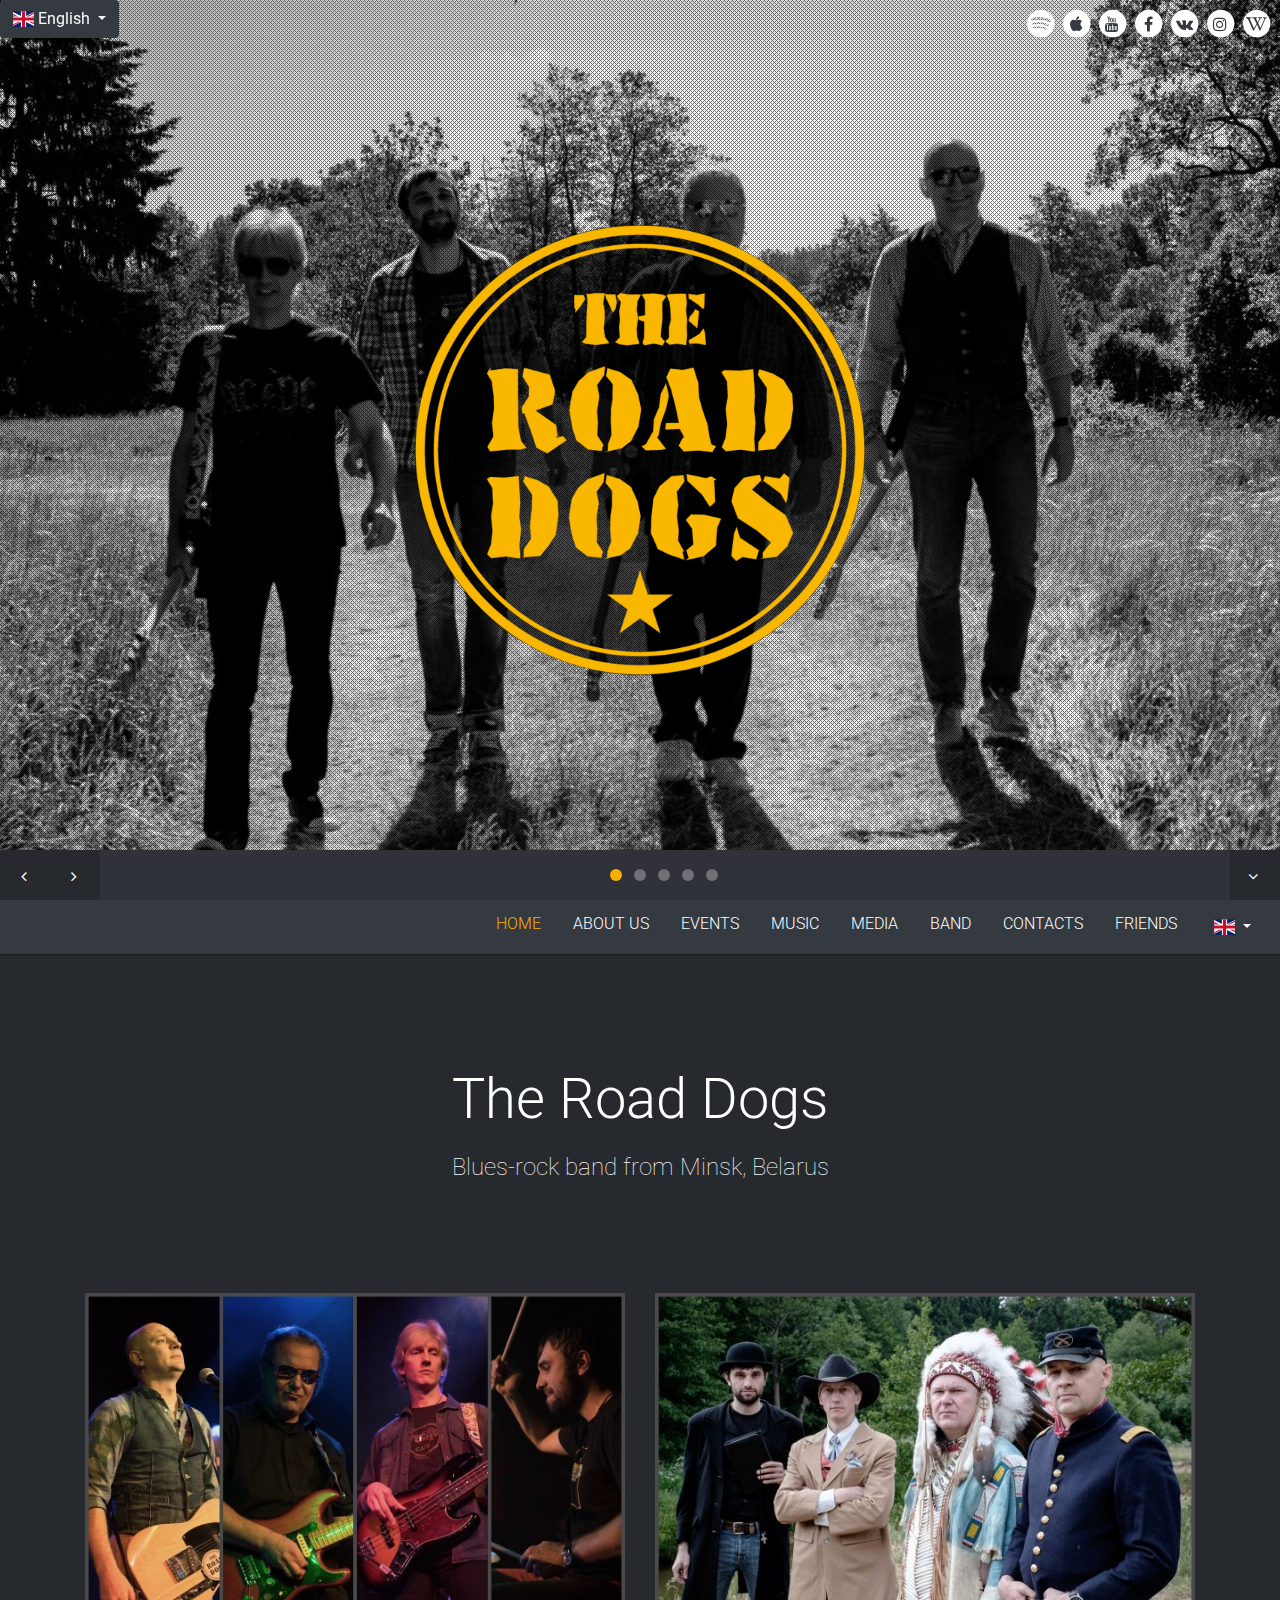
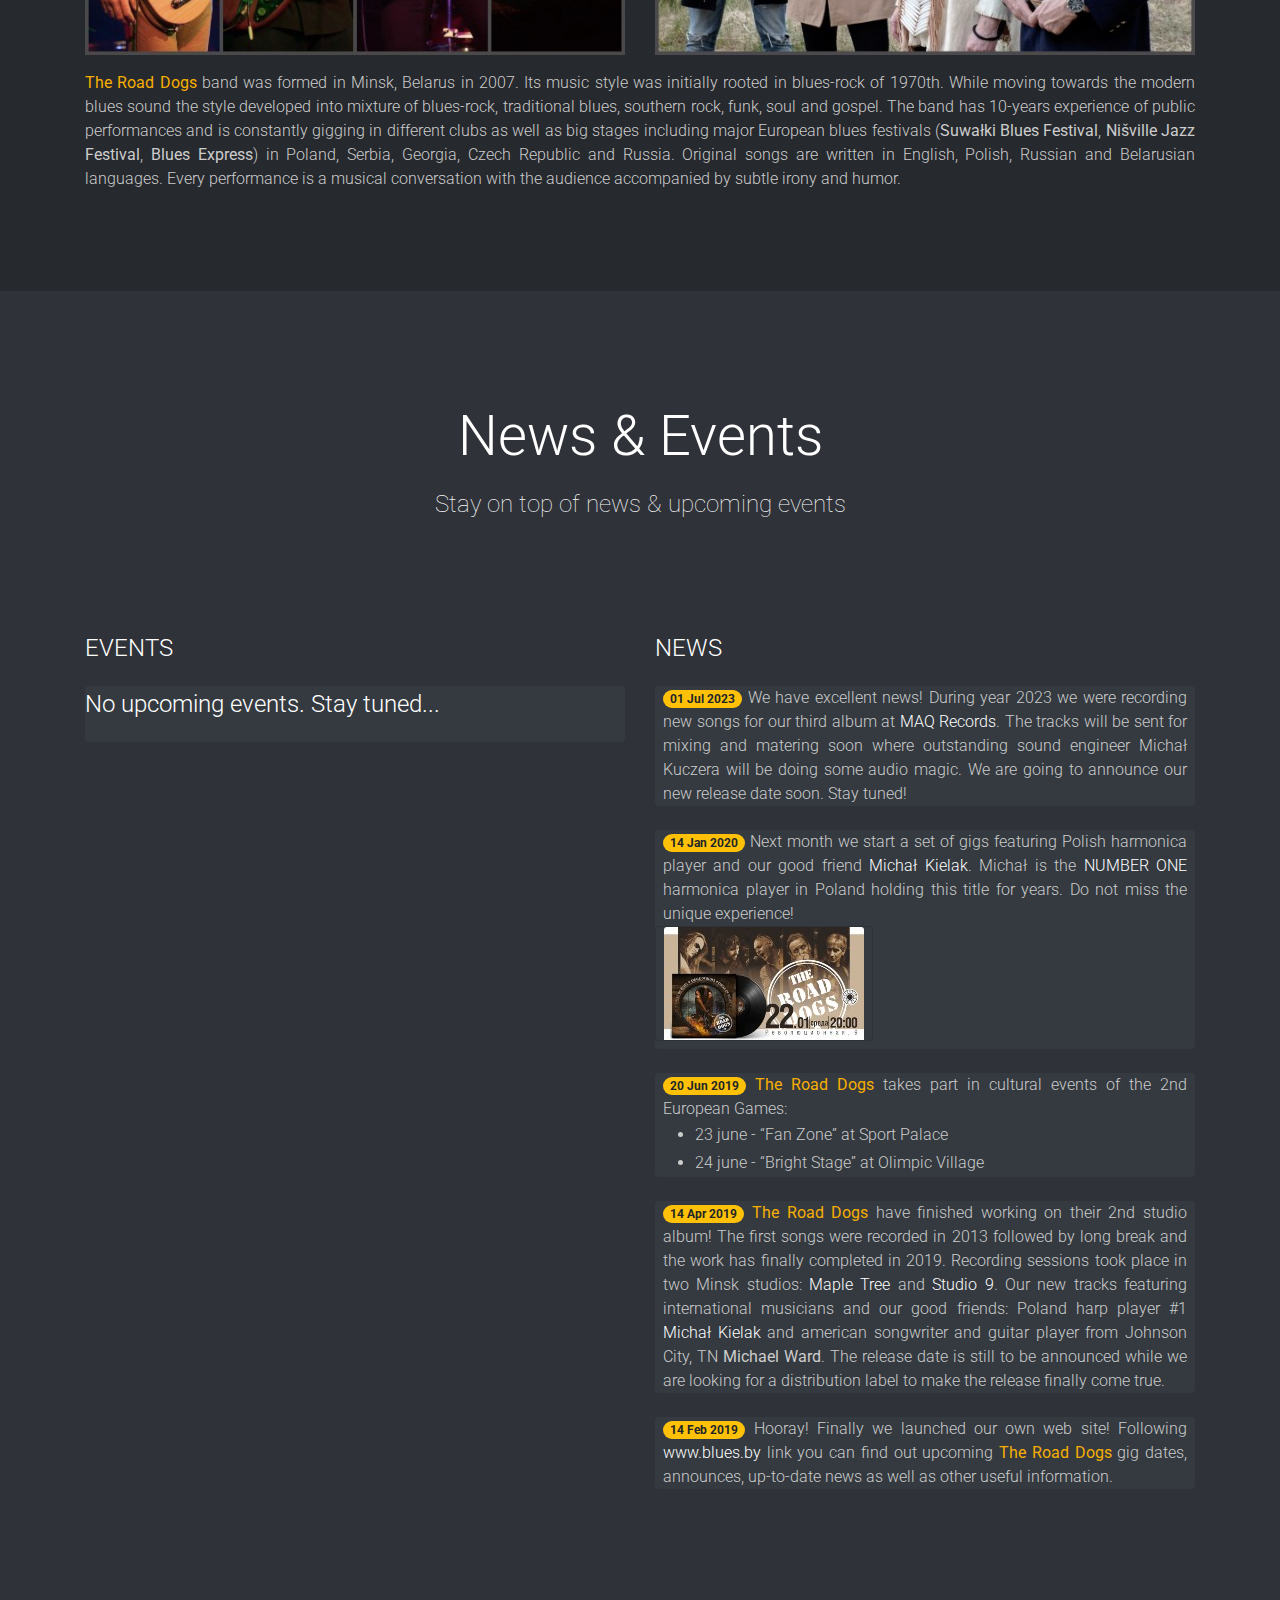
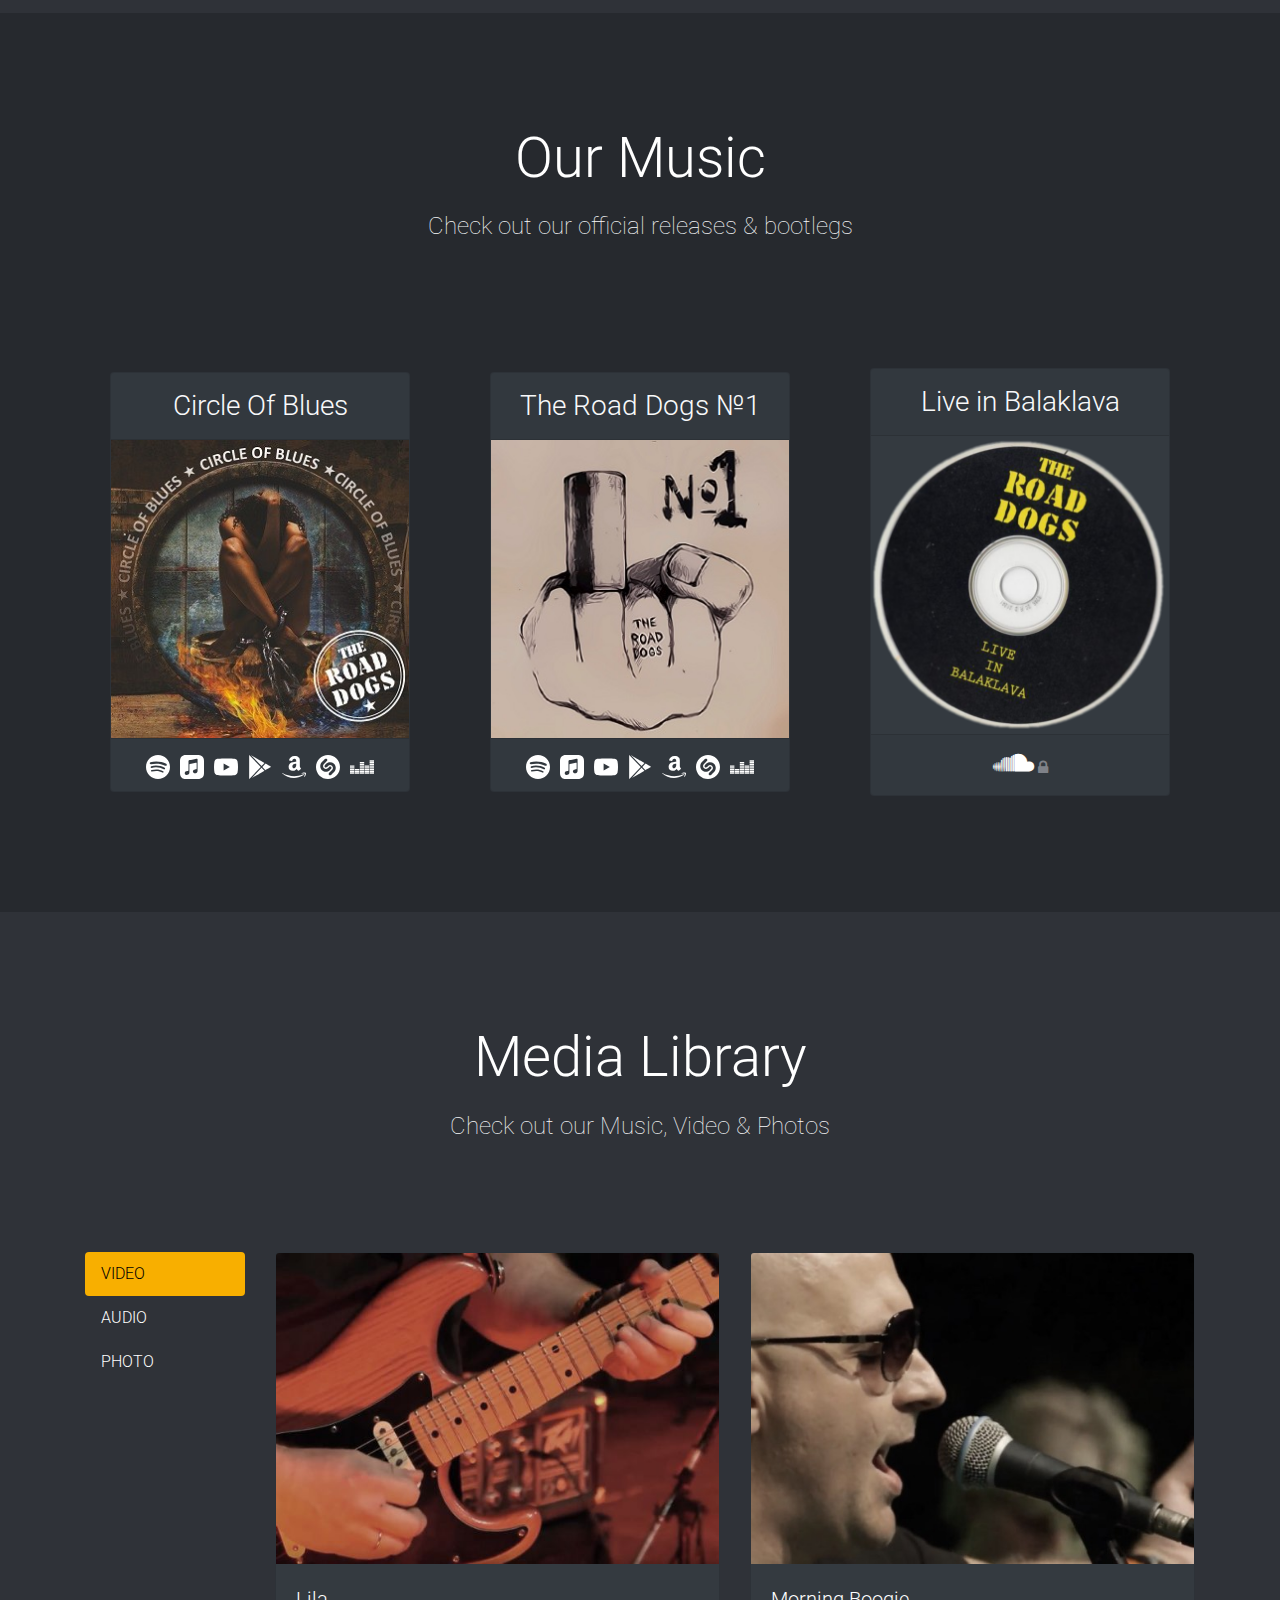
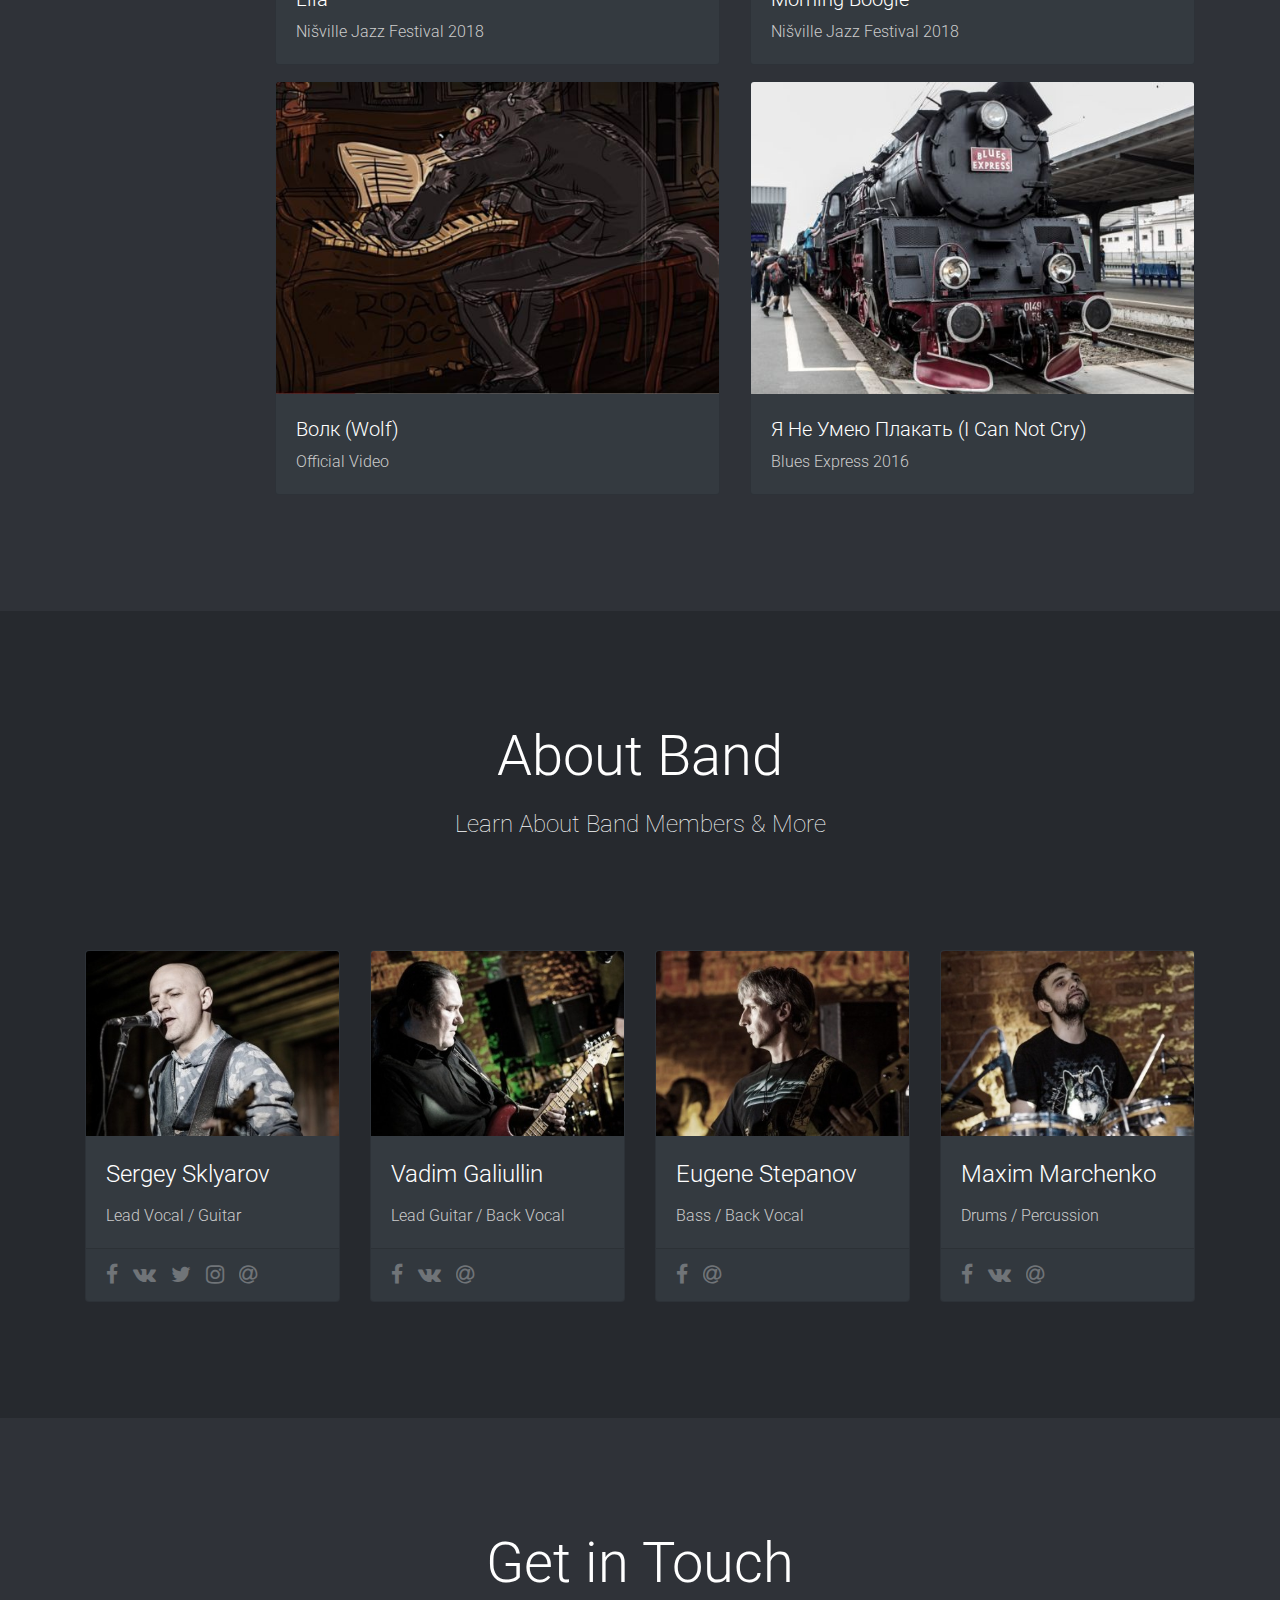
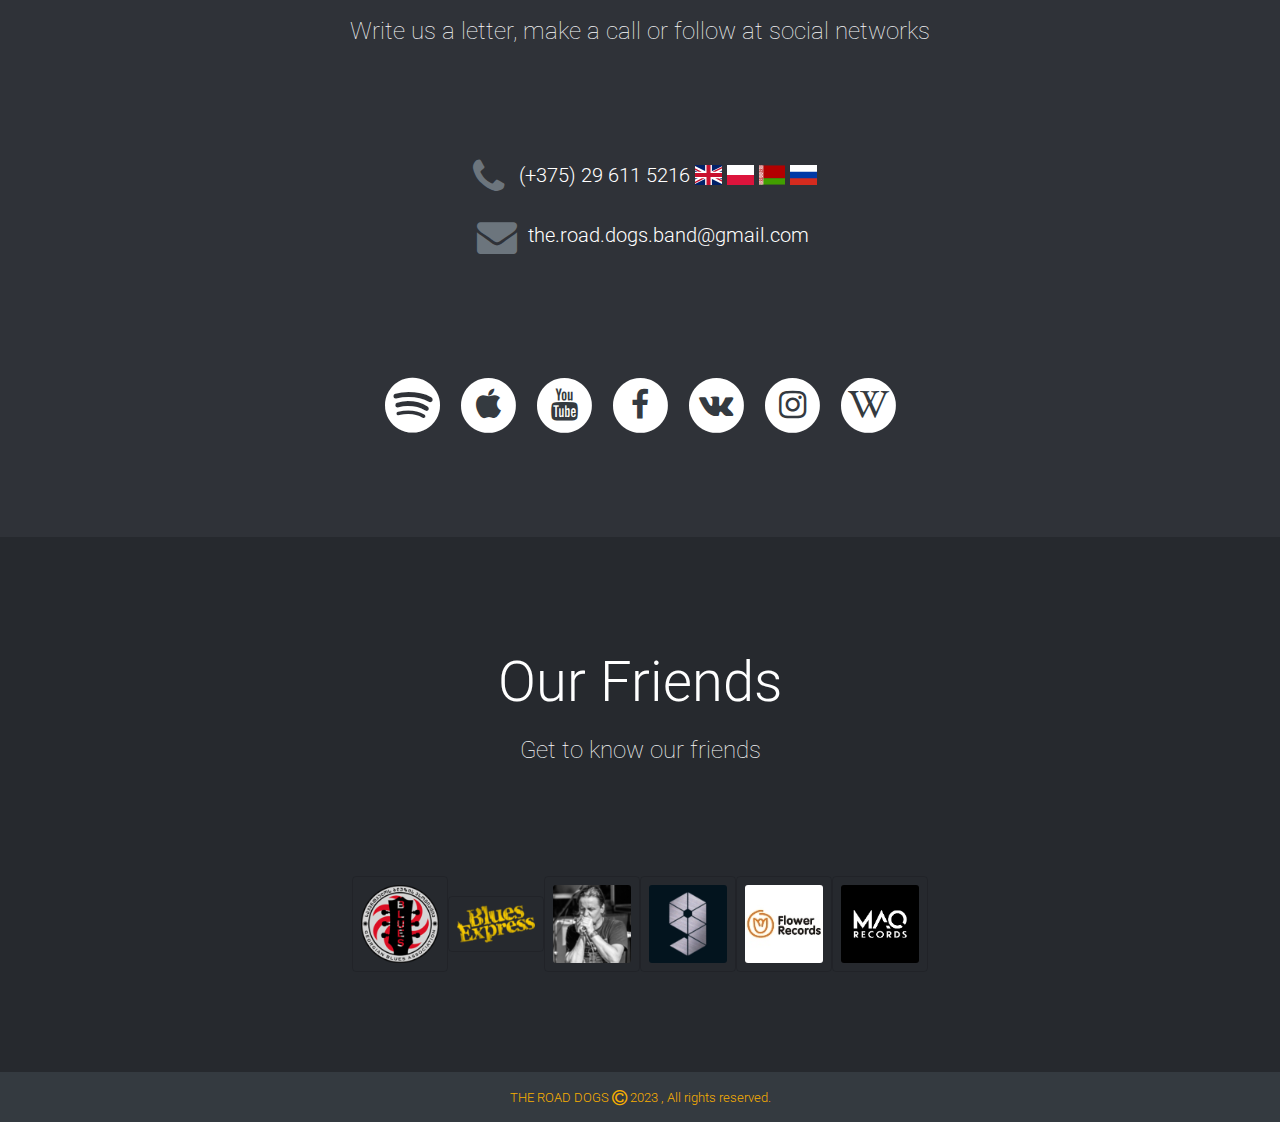
<file: index.html>
<!DOCTYPE html><html lang="en"><head><meta charset="utf-8" /><meta name="description" content="The Road Dogs is a blues-rock band from Minsk, Belarus (Official website)" /><meta http-equiv="X-UA-Compatible" content="IE=edge" /><meta name="viewport" content="width=device-width, initial-scale=1, maximum-scale=1" /><title>The Road Dogs | Blues from Belarus</title><link rel="alternate" hreflang="be" href="http://blues.by/be/" /><link rel="alternate" hreflang="ru" href="http://blues.by/ru/" /><link href="../img/fav/favicon.ico" rel="shortcut icon" /><link rel="apple-touch-icon" sizes="180x180" href="../img/fav/apple-touch-icon-180x180.png" /><meta name="theme-color" content="#26292e" /><link href="../libs/bootstrap/dist/css/bootstrap.min.css" rel="stylesheet" /><link href="../libs/font-awesome/css/font-awesome.min.css" rel="stylesheet" /><link href="../libs/vegas/dist/vegas.min.css" rel="stylesheet" /><link href="../libs/@fancyapps/fancybox/dist/jquery.fancybox.min.css" rel="stylesheet" /><link href="../libs/bootstrap-select/dist/css/bootstrap-select.min.css" rel="stylesheet" /><link href="../libs/flag-icon-css/css/flag-icon.min.css" rel="stylesheet" /><link href="https://fonts.googleapis.com/css?family=Roboto:100,300,400,500,700,900&amp;subset=cyrillic" rel="stylesheet" /><link href="../css/app.min.css" rel="stylesheet" /></head><body data-spy="scroll" data-target="#menu"><section id="home"><div class="logo-container vertical-center"><div class="logo-wrap"> <img src="../img/logo/logo600.png" class="logo img-fluid" alt="The Road Dogs" /></div></div><select class="lang-picker" data-width="fit" data-style="bg-dark text-light"> <option data-icon="flag-icon flag-icon-gb" value="en">English</option> <option data-icon="flag-icon flag-icon-by" value="be">Беларускі</option> <option data-icon="flag-icon flag-icon-ru" value="ru">Русский</option> </select><div class="pull-right m-2"> <a href="https://open.spotify.com/artist/1TNYqK3OfFwYFSZwFaE9TI" target="_blank" class="social-link align-self-center px-0"> <span class="fa-stack fa-1x" data-toggle="tooltip" data-placement="bottom" title="Spotify"> <i class="fa fa-spotify fa-stack-1x fa-2x"></i> </span> </a> <a href="https://itunes.apple.com/lu/artist/the-road-dogs/1253985168" target="_blank" class="social-link align-self-center px-0"> <span class="fa-stack fa-1x" data-toggle="tooltip" data-placement="bottom" title="Apple Music"> <i class="fa fa-circle fa-stack-2x"></i> <i class="fa fa-apple fa-stack-1x text-dark"></i> </span> </a> <a href="http://www.youtube.com/@roaddogs" target="_blank" class="social-link align-self-center px-0"> <span class="fa-stack fa-1x" data-toggle="tooltip" data-placement="bottom" title="Youtube Channel"> <i class="fa fa-circle fa-stack-2x"></i> <i class="fa fa-youtube fa-stack-1x text-dark"></i> </span> </a> <a href="http://facebook.com/theroaddogs" target="_blank" class="social-link align-self-center px-0"> <span class="fa-stack fa-1x" data-toggle="tooltip" data-placement="bottom" title="Facebook Group"> <i class="fa fa-circle fa-stack-2x"></i> <i class="fa fa-facebook fa-stack-1x text-dark"></i> </span> </a> <a href="http://vk.com/trdband" target="_blank" class="social-link align-self-center px-0"> <span class="fa-stack fa-1x" data-toggle="tooltip" data-placement="bottom" title="VKontakte Group"> <i class="fa fa-circle fa-stack-2x"></i> <i class="fa fa-vk fa-stack-1x text-dark"></i> </span> </a> <a href="http://www.instagram.com/the_road_dogs_official" target="_blank" class="social-link align-self-center px-0"> <span class="fa-stack fa-1x" data-toggle="tooltip" data-placement="bottom" title="Instagram Profile"> <i class="fa fa-circle fa-stack-2x"></i> <i class="fa fa-instagram fa-stack-1x text-dark"></i> </span> </a> <a href="https://be.wikipedia.org/wiki/The_Road_Dogs" target="_blank" class="social-link align-self-center px-0"> <span class="fa-stack fa-1x" data-toggle="tooltip" data-placement="bottom" title="Wikipedia Article"> <i class="fa fa-circle fa-stack-2x"></i> <i class="fa fa-wikipedia-w fa-stack-1x text-dark"></i> </span> </a></div><div class="control-nav"> <a id="prev-slide" class="load-item float-left"> <i class="fa fa-angle-left" aria-hidden="true"></i> </a> <a id="next-slide" class="load-item float-left"> <i class="fa fa-angle-right" aria-hidden="true"></i> </a><ul id="slide-list"><li class="slide-link-0 current-slide"> <a></a></li><li class="slide-link-1"> <a></a></li><li class="slide-link-2"> <a></a></li><li class="slide-link-3"> <a></a></li><li class="slide-link-4"> <a></a></li></ul><a id="next-section" class="page-scroll float-right" href="#about"> <i class="fa fa-angle-down" aria-hidden="true"></i> </a></div></section><header><div class="sticky-nav"> <a id="trd-logo" class="logo-link vertical-top page-scroll" href="#home" title="The Road Dogs | Blues from Belarus"> <img src="../img/logo/logo100.png" class="d-inline-block align-top" alt="Logo" /> </a><nav class="navbar nav-fill navbar-expand-lg navbar-dark bg-dark"> <span class="navbar-brand nav-item d-lg-none ml-5 v-xss-none">Blues from Belarus</span> <button class="navbar-toggler p-2" type="button" data-toggle="collapse" data-target="#menu" aria-controls="menu" aria-expanded="false" aria-label="Toggle navigation"> <span class="navbar-toggler-icon"></span> </button><div id="menu" class="collapse navbar-collapse justify-content-end"><ul id="menu-nav" class="navbar-nav"><li class="nav-item mr-3"> <a href="#home" class="page-scroll nav-link">Home</a></li><li class="nav-item mr-3"> <a href="#about" class="page-scroll nav-link">About Us</a></li><li class="nav-item mr-3"> <a href="#events" class="page-scroll nav-link">Events</a></li><li class="nav-item mr-3"> <a href="#music" class="page-scroll nav-link">Music</a></li><li class="nav-item mr-3"> <a href="#media" class="page-scroll nav-link">Media</a></li><li class="nav-item mr-3"> <a href="#band" class="page-scroll nav-link">Band</a></li><li class="nav-item mr-3"> <a href="#contacts" class="page-scroll nav-link">Contacts</a></li><li class="nav-item mr-3"> <a href="#friends" class="page-scroll nav-link">Friends</a></li><li class="nav-item"> <select class="lang-picker d-none d-lg-block" data-width="fit" data-style="bg-transparent text-light"> <option data-icon="flag-icon flag-icon-gb" value="en"></option> <option data-icon="flag-icon flag-icon-by" value="be"></option> <option data-icon="flag-icon flag-icon-ru" value="ru"></option> </select></li><li class="nav-item d-lg-none"><div class="d-inline-flex"> <a href="/#about" class="flag-icon flag-icon-gb mx-3"></a> <a href="/be/#about" class="flag-icon flag-icon-by mx-3"></a> <a href="/ru/#about" class="flag-icon flag-icon-ru mx-3"></a></div></li></ul></div></nav></div></header><section id="about" class="page-alternate"><div class="container pt-5"><div class="jumbotron text-center bg-transparent"><h1 class="display-4">The Road Dogs</h1><p class="lead title-lead text-light">Blues-rock band from Minsk, Belarus</p></div><div class="row"><div class="col-sm-12 col-md-6"> <img src="../img/band/band-1.jpg" class="img-fluid pb-3" alt="Band Image #1" /></div><div class="col-sm-12 col-md-6 d-md-block d-none"> <img src="../img/band/band-2.jpg" class="img-fluid pb-3" alt="Band Image #2" /></div><div class="col"><p class="trd-text-block text-justify"><span class="trd-band">The Road Dogs</span> band was formed in Minsk, Belarus in 2007. Its music style was initially rooted in blues-rock of 1970th. While moving towards the modern blues sound the style developed into mixture of blues-rock, traditional blues, southern rock, funk, soul and gospel. The band has 10-years experience of public performances and is constantly gigging in different clubs as well as big stages including major European blues festivals (<strong>Suwałki Blues Festival</strong>, <strong>Nišville Jazz Festival</strong>, <strong>Blues Express</strong>) in Poland, Serbia, Georgia, Czech Republic and Russia. Original songs are written in English, Polish, Russian and Belarusian languages. Every performance is a musical conversation with the audience accompanied by subtle irony and humor.</p></div></div></div></section><section id="events" class="page"><div class="container pt-5"><div class="jumbotron text-center bg-transparent"><h1 class="display-4">News &amp; Events</h1><p class="lead title-lead text-light">Stay on top of news & upcoming events</p></div><div class="row"><div class="col-lg-6"><h4 class="text-uppercase">Events</h4><div class="d-flex justify-content-between flex-nowrap align-items-center my-3 bg-dark rounded card-event"><h4>No upcoming events. Stay tuned...</h4></div></div><div class="col-lg-6 mt-5 mt-lg-0"><h4 class="text-uppercase">News</h4><div class="align-items-start mb-4 bg-dark rounded card-news"><p class="trd-text-block text-justify px-2"> <span class="badge badge-pill badge-warning">01 Jul 2023</span> We have excellent news! During year 2023 we were recording new songs for our third album at <a href="https://www.maqrecords.pl/" target="_blank">MAQ Records</a>. The tracks will be sent for mixing and matering soon where outstanding sound engineer Michał Kuczera will be doing some audio magic. We are going to announce our new release date soon. Stay tuned!</p></div><div class="align-items-start mb-4 bg-dark rounded card-news"><p class="trd-text-block text-justify px-2"> <span class="badge badge-pill badge-warning">14 Jan 2020</span> Next month we start a set of gigs featuring Polish harmonica player and our good friend <a href="http://kielak.pl">Michał Kielak</a>. Michał is the <a href="https://web.facebook.com/twojblues/posts/2261905337174403?__tn__=C-R" target="_blank">NUMBER ONE</a> harmonica player in Poland holding this title for years. Do not miss the unique experience!<div class="card bg-dark photo px-2"> <a data-fancybox="gallery" class="hover-wrap fancybox-media" data-fancybox-group="image" href="../img/media/news/kielak_2020.jpg"><div class="image-wrap"><div class="hover-wrap"> <span class="overlay-img"></span> <span class="overlay-img-thumb fa fa-4x fa-camera"></span></div><img class="card-img-top" src="../img/media/news/kielak_2020_thumb.jpg" alt="Michał Kielak" /></div></a></div></p></div><div class="align-items-start mb-4 bg-dark rounded card-news"><p class="trd-text-block text-justify px-2"> <span class="badge badge-pill badge-warning">20 Jun 2019</span> <span class="trd-band">The Road Dogs</span> takes part in cultural events of the 2nd European Games:<ul><li>23 june - “Fan Zone” at Sport Palace</li><li>24 june - “Bright Stage” at Olimpic Village</li></ul></p></div><div class="align-items-start mb-4 bg-dark rounded card-news"><p class="trd-text-block text-justify px-2"> <span class="badge badge-pill badge-warning">14 Apr 2019</span> <span class="trd-band">The Road Dogs</span> have finished working on their 2nd studio album! The first songs were recorded in 2013 followed by long break and the work has finally completed in 2019. Recording sessions took place in two Minsk studios: <a href="http://mapletreestudio.net" target="_blank">Maple Tree</a> and <a href="http://www.facebook.com/soundstudio9" target="_blank">Studio 9</a>. Our new tracks featuring international musicians and our good friends: Poland harp player #1 <a href="http://kielak.pl" target="_blank">Michał Kielak</a> and american songwriter and guitar player from Johnson City, TN <b>Michael Ward</b>. The release date is still to be announced while we are looking for a distribution label to make the release finally come true.</p></div><div class="align-items-start mb-4 bg-dark rounded card-news"><p class="trd-text-block text-justify px-2"> <span class="badge badge-pill badge-warning">14 Feb 2019</span> Hooray! Finally we launched our own web site! Following <a href="http://blues.by" target="_blank">www.blues.by</a> link you can find out upcoming <span class="trd-band">The Road Dogs</span> gig dates, announces, up-to-date news as well as other useful information.</p></div></div></div></div></section><section id="music" class="page-alternate"><div class="container pt-5"><div class="jumbotron text-center bg-transparent"><h1 class="display-4">Our Music</h1><p class="lead title-lead text-light">Check out our official releases &amp; bootlegs</p></div><div class="row justify-content-center align-items-center"><div class="col-12 col-md-6 col-lg-4"><div class="card card-music bg-dark mx-auto my-3"><h3 class="card-header text-center text-light">Circle Of Blues</h3><div class="image-wrap"><div class="hover-wrap"> <span class="overlay-img"></span> <span class="overlay-text-thumb">Official Release - 2019</span></div><img src="../img/media/cd/cob.jpg" alt="Album №1" /></div><div class="card-footer text-center px-1"><div class="sound-service" data-toggle="tooltip" data-placement="bottom" title=" Spotify"> <a class="brand" target="_blank" href="https://open.spotify.com/album/66KMSEJIdcrzepCzd5VfTe"> <svg aria-labelledby="simpleicons-googleplay-icon" role="img" xmlns="http://www.w3.org/2000/svg"><path d="M12 0C5.4 0 0 5.4 0 12s5.4 12 12 12 12-5.4 12-12S18.66 0 12 0zm5.521 17.34c-.24.359-.66.48-1.021.24-2.82-1.74-6.36-2.101-10.561-1.141-.418.122-.779-.179-.899-.539-.12-.421.18-.78.54-.9 4.56-1.021 8.52-.6 11.64 1.32.42.18.479.659.301 1.02zm1.44-3.3c-.301.42-.841.6-1.262.3-3.239-1.98-8.159-2.58-11.939-1.38-.479.12-1.02-.12-1.14-.6-.12-.48.12-1.021.6-1.141C9.6 9.9 15 10.561 18.72 12.84c.361.181.54.78.241 1.2zm.12-3.36C15.24 8.4 8.82 8.16 5.16 9.301c-.6.179-1.2-.181-1.38-.721-.18-.601.18-1.2.72-1.381 4.26-1.26 11.28-1.02 15.721 1.621.539.3.719 1.02.419 1.56-.299.421-1.02.599-1.559.3z" /> </svg> </a></div><div class="sound-service" data-toggle="tooltip" data-placement="bottom" title=" Apple Music"> <a class="brand" target="_blank" href="https://music.apple.com/lu/album/circle-of-blues/1491515358"> <svg aria-labelledby="simpleicons-googleplay-icon" role="img" xmlns="http://www.w3.org/2000/svg"><path d="M23.997 6.124c0-.738-.065-1.47-.24-2.19-.317-1.31-1.062-2.31-2.18-3.043C21.003.517 20.373.285 19.7.164c-.517-.093-1.038-.135-1.564-.15-.04-.003-.083-.01-.124-.013H5.988c-.152.01-.303.017-.455.026C4.786.07 4.043.15 3.34.428 2.004.958 1.04 1.88.475 3.208c-.192.448-.292.925-.363 1.408-.056.392-.088.785-.1 1.18 0 .032-.007.062-.01.093v12.223c.01.14.017.283.027.424.05.815.154 1.624.497 2.373.65 1.42 1.738 2.353 3.234 2.802.42.127.856.187 1.293.228.555.053 1.11.06 1.667.06h11.03c.525 0 1.048-.034 1.57-.1.823-.106 1.597-.35 2.296-.81.84-.553 1.472-1.287 1.88-2.208.186-.42.293-.87.37-1.324.113-.675.138-1.358.137-2.04-.002-3.8 0-7.595-.003-11.393zm-6.423 3.99v5.712c0 .417-.058.827-.244 1.206-.29.59-.76.962-1.388 1.14-.35.1-.706.157-1.07.173-.95.045-1.773-.6-1.943-1.536-.142-.773.227-1.624 1.038-2.022.323-.16.67-.25 1.018-.324.378-.082.758-.153 1.134-.24.274-.063.457-.23.51-.516.014-.063.02-.13.02-.193 0-1.815 0-3.63-.002-5.443 0-.062-.01-.125-.026-.185-.04-.15-.15-.243-.304-.234-.16.01-.318.035-.475.066-.76.15-1.52.303-2.28.456l-2.326.47-1.374.278c-.016.003-.032.01-.048.013-.277.077-.377.203-.39.49-.002.042 0 .086 0 .13-.002 2.602 0 5.204-.003 7.805 0 .42-.047.836-.215 1.227-.278.64-.77 1.04-1.434 1.233-.35.1-.71.16-1.075.172-.96.036-1.755-.6-1.92-1.544-.14-.812.23-1.685 1.154-2.075.357-.15.73-.232 1.108-.31.287-.06.575-.116.86-.177.383-.083.583-.323.6-.714v-.15c0-2.96 0-5.922.002-8.882 0-.123.013-.25.042-.37.07-.285.273-.448.546-.518.255-.066.515-.112.774-.165.733-.15 1.466-.296 2.2-.444l2.27-.46c.67-.134 1.34-.27 2.01-.403.22-.043.443-.088.664-.106.31-.025.523.17.554.482.008.073.012.148.012.223.002 1.91.002 3.822 0 5.732z" /> </svg> </a></div><div class="sound-service" data-toggle="tooltip" data-placement="bottom" title=" YouTube Music"> <a class="brand" target="_blank" href="https://music.youtube.com/playlist?list=OLAK5uy_lK_nmhCg9yB00Ub3AQ2rT4k2wWwM4pqlA"> <svg aria-labelledby="simpleicons-googleplay-icon" role="img" xmlns="http://www.w3.org/2000/svg"><path d="M23.495 6.205a3.007 3.007 0 0 0-2.088-2.088c-1.87-.501-9.396-.501-9.396-.501s-7.507-.01-9.396.501A3.007 3.007 0 0 0 .527 6.205a31.247 31.247 0 0 0-.522 5.805 31.247 31.247 0 0 0 .522 5.783 3.007 3.007 0 0 0 2.088 2.088c1.868.502 9.396.502 9.396.502s7.506 0 9.396-.502a3.007 3.007 0 0 0 2.088-2.088 31.247 31.247 0 0 0 .5-5.783 31.247 31.247 0 0 0-.5-5.805zM9.609 15.601V8.408l6.264 3.602z" /> </svg> </a></div><div class="sound-service" data-toggle="tooltip" data-placement="bottom" title=" Google Play"> <a class="brand" target="_blank" href="https://play.google.com/store/music/album/The_Road_Dogs_Circle_Of_Blues?id=Bs4k5e7h7i5owoiov7eqmqjnrgu"> <svg aria-labelledby="simpleicons-googleplay-icon" role="img" xmlns="http://www.w3.org/2000/svg"><path d="M1.22 0c-.03.093-.06.185-.06.308v23.229c0 .217.061.34.184.463l11.415-12.093L1.22 0zm12.309 12.708l2.951 3.045-4.213 2.4s-5.355 3.044-8.308 4.739l9.57-10.184zm.801-.831l3.166 3.292c.496-.276 4.371-2.492 4.924-2.8.584-.338.525-.8.029-1.046-.459-.255-4.334-2.475-4.92-2.835l-3.203 3.392.004-.003zm-.803-.8l2.984-3.169-4.259-2.431S5.309 1.505 2.999.179l10.53 10.898h-.002z" /> </svg> </a></div><div class="sound-service" data-toggle="tooltip" data-placement="bottom" title=" Amazon Music"> <a class="brand" target="_blank" href="https://www.amazon.com/Circle-Blues-Road-Dogs/dp/B082MPXQ4T"> <svg aria-labelledby="simpleicons-googleplay-icon" role="img" xmlns="http://www.w3.org/2000/svg"><path d="M.045 18.02c.072-.116.187-.124.348-.022 3.636 2.11 7.594 3.166 11.87 3.166 2.852 0 5.668-.533 8.447-1.595l.315-.14c.138-.06.234-.1.293-.13.226-.088.39-.046.525.13.12.174.09.336-.12.48-.256.19-.6.41-1.006.654-1.244.743-2.64 1.316-4.185 1.726-1.53.406-3.045.61-4.516.61-2.265 0-4.41-.396-6.435-1.187-2.02-.794-3.82-1.91-5.43-3.35-.1-.074-.15-.15-.15-.22 0-.047.02-.09.05-.13zm6.565-6.218c0-1.005.247-1.863.743-2.577.495-.71 1.17-1.25 2.04-1.615.796-.335 1.756-.575 2.912-.72.39-.046 1.033-.103 1.92-.174v-.37c0-.93-.105-1.558-.3-1.875-.302-.43-.78-.65-1.44-.65h-.182c-.48.046-.896.196-1.246.46-.35.27-.575.63-.675 1.096-.06.3-.206.465-.435.51l-2.52-.315c-.248-.06-.372-.18-.372-.39 0-.046.007-.09.022-.15.247-1.29.855-2.25 1.82-2.88.976-.616 2.1-.975 3.39-1.05h.54c1.65 0 2.957.434 3.888 1.29.135.15.27.3.405.48.12.165.224.314.283.45.075.134.15.33.195.57.06.254.105.42.135.51.03.104.062.3.076.615.01.313.02.493.02.553v5.28c0 .376.06.72.165 1.036.105.313.21.54.315.674l.51.674c.09.136.136.256.136.36 0 .12-.06.226-.18.314-1.2 1.05-1.86 1.62-1.963 1.71-.165.135-.375.15-.63.045-.195-.166-.375-.332-.526-.496l-.31-.347c-.06-.074-.166-.21-.317-.42l-.3-.435c-.81.886-1.603 1.44-2.4 1.665-.494.15-1.093.227-1.83.227-1.11 0-2.04-.343-2.76-1.034-.72-.69-1.08-1.665-1.08-2.94l-.05-.076zm3.753-.438c0 .566.14 1.02.425 1.364.285.34.675.512 1.155.512.045 0 .106-.007.195-.02.09-.016.134-.023.166-.023.614-.16 1.08-.553 1.424-1.178.165-.28.285-.58.36-.91.09-.32.12-.59.135-.8.015-.195.015-.54.015-1.005v-.54c-.84 0-1.484.06-1.92.18-1.275.36-1.92 1.17-1.92 2.43l-.035-.02zm9.162 7.027c.03-.06.075-.11.132-.17.362-.243.714-.41 1.05-.5.55-.133 1.09-.222 1.612-.24.14-.012.28 0 .41.03.65.06 1.05.168 1.172.33.063.09.09.228.09.39v.15c0 .51-.14 1.11-.415 1.8-.278.69-.664 1.248-1.156 1.68-.073.06-.14.09-.197.09-.03 0-.06 0-.09-.012-.09-.044-.107-.12-.064-.24.54-1.26.806-2.143.806-2.64 0-.15-.03-.27-.087-.344-.145-.166-.55-.257-1.224-.257-.243 0-.533.016-.87.046-.363.045-.7.09-1 .135-.09 0-.148-.014-.18-.044-.03-.03-.036-.047-.02-.077 0-.017.006-.03.02-.063v-.06z" /> </svg> </a></div><div class="sound-service" data-toggle="tooltip" data-placement="bottom" title=" Shazam"> <a class="brand" target="_blank" href="https://www.shazam.com/track/504731711/circle-of-blues"> <svg aria-labelledby="simpleicons-googleplay-icon" role="img" xmlns="http://www.w3.org/2000/svg"><path d="M12 0C5.373 0-.001 5.371-.001 12c0 6.625 5.374 12 12.001 12s12-5.375 12-12c0-6.629-5.373-12-12-12M9.872 16.736c-1.287 0-2.573-.426-3.561-1.281-1.214-1.049-1.934-2.479-2.029-4.024-.09-1.499.42-2.944 1.436-4.067C6.86 6.101 8.907 4.139 8.993 4.055c.555-.532 1.435-.511 1.966.045.53.557.512 1.439-.044 1.971-.021.02-2.061 1.976-3.137 3.164-.508.564-.764 1.283-.719 2.027.049.789.428 1.529 1.07 2.086.844.73 2.51.891 3.553-.043.619-.559 1.372-1.377 1.38-1.386.52-.567 1.4-.603 1.965-.081.565.52.603 1.402.083 1.969-.035.035-.852.924-1.572 1.572-1.005.902-2.336 1.357-3.666 1.357m8.41-.099c-1.143 1.262-3.189 3.225-3.276 3.309-.27.256-.615.385-.96.385-.368 0-.732-.145-1.006-.43-.531-.559-.512-1.439.044-1.971.021-.02 2.063-1.977 3.137-3.166.508-.563.764-1.283.719-2.027-.048-.789-.428-1.529-1.07-2.084-.844-.73-2.51-.893-3.552.044-.621.556-1.373 1.376-1.38 1.384-.521.566-1.399.604-1.966.084-.564-.521-.604-1.404-.082-1.971.034-.037.85-.926 1.571-1.573 1.979-1.778 5.221-1.813 7.227-.077 1.214 1.051 1.935 2.48 2.028 4.025.092 1.497-.419 2.945-1.434 4.068" /> </svg> </a></div><div class="sound-service" data-toggle="tooltip" data-placement="bottom" title=" Deezer"> <a class="brand" target="_blank" href="https://www.deezer.com/us/album/123028802"> <svg aria-labelledby="simpleicons-googleplay-icon" role="img" xmlns="http://www.w3.org/2000/svg"><path d="M14.717 18.695h4.375V17.37h-4.377v1.325h.002zm-9.81 0H9.28V17.37H4.906v1.325h.004zm-4.907 0h4.375V17.37H0v1.325zm9.81 0h4.38V17.37H9.81v1.325zm9.815 0H24V17.37h-4.375v1.325zm0-1.724H24v-1.32h-4.375v1.34-.01zm-9.814 0h4.39v-1.32H9.81v1.34-.01zm-9.81 0h4.38v-1.32H0v1.34-.01zm4.91 0h4.38v-1.32H4.91v1.34l.002-.01zm9.83 0h4.38v-1.32h-4.4v1.34l.017-.01zm0-1.72h4.38v-1.32h-4.4v1.33h.017zm-9.805 0h4.36v-1.32H4.91v1.33h.016zm-4.906 0h4.36v-1.32H0v1.33h.016zm9.81 0h4.38v-1.32h-4.4v1.33h.016zm9.825 0H24v-1.32h-4.375v1.33h.027zm0-1.72H24V12.2h-4.375v1.326h.027zm-9.81 0h4.363V12.2h-4.4v1.326h.033zm-9.81 0H4.4V12.2H0v1.326h.03zm14.73 0h4.38V12.2h-4.43v1.326h.044zm0-1.72h4.38v-1.33h-4.43v1.32h.044zm-14.73 0H4.4v-1.32H0v1.32h.03zm9.81 0h4.38v-1.32H9.81v1.32h.032zm9.81 0H24v-1.33h-4.375v1.328l.027-.002zM9.81 10.08h4.38V8.754H9.81v1.326zm9.815-.002H24V8.753h-4.375v1.325zM9.81 8.355h4.38V7.028H9.81v1.327zm9.815 0H24V7.028h-4.375v1.327zm0-1.725H24V5.304h-4.375V6.63z" /> </svg> </a></div></div></div></div><div class="col-12 col-md-6 col-lg-4"><div class="card card-music bg-dark mx-auto my-3"><h3 class="card-header text-center text-light">The Road Dogs №1</h3><div class="image-wrap"><div class="hover-wrap"> <span class="overlay-img"></span> <span class="overlay-text-thumb">Official Release - 2013</span></div><img src="../img/media/cd/n1.jpg" alt="Album №1" /></div><div class="card-footer text-center px-1"><div class="sound-service" data-toggle="tooltip" data-placement="bottom" title=" Spotify"> <a class="brand" target="_blank" href="https://open.spotify.com/album/31CdA0ZbWAjgkq6BYy5Wt6"> <svg aria-labelledby="simpleicons-googleplay-icon" role="img" xmlns="http://www.w3.org/2000/svg"><path d="M12 0C5.4 0 0 5.4 0 12s5.4 12 12 12 12-5.4 12-12S18.66 0 12 0zm5.521 17.34c-.24.359-.66.48-1.021.24-2.82-1.74-6.36-2.101-10.561-1.141-.418.122-.779-.179-.899-.539-.12-.421.18-.78.54-.9 4.56-1.021 8.52-.6 11.64 1.32.42.18.479.659.301 1.02zm1.44-3.3c-.301.42-.841.6-1.262.3-3.239-1.98-8.159-2.58-11.939-1.38-.479.12-1.02-.12-1.14-.6-.12-.48.12-1.021.6-1.141C9.6 9.9 15 10.561 18.72 12.84c.361.181.54.78.241 1.2zm.12-3.36C15.24 8.4 8.82 8.16 5.16 9.301c-.6.179-1.2-.181-1.38-.721-.18-.601.18-1.2.72-1.381 4.26-1.26 11.28-1.02 15.721 1.621.539.3.719 1.02.419 1.56-.299.421-1.02.599-1.559.3z" /> </svg> </a></div><div class="sound-service" data-toggle="tooltip" data-placement="bottom" title=" Apple Music"> <a class="brand" target="_blank" href="https://itunes.apple.com/lu/album/1/id1253985165"> <svg aria-labelledby="simpleicons-googleplay-icon" role="img" xmlns="http://www.w3.org/2000/svg"><path d="M23.997 6.124c0-.738-.065-1.47-.24-2.19-.317-1.31-1.062-2.31-2.18-3.043C21.003.517 20.373.285 19.7.164c-.517-.093-1.038-.135-1.564-.15-.04-.003-.083-.01-.124-.013H5.988c-.152.01-.303.017-.455.026C4.786.07 4.043.15 3.34.428 2.004.958 1.04 1.88.475 3.208c-.192.448-.292.925-.363 1.408-.056.392-.088.785-.1 1.18 0 .032-.007.062-.01.093v12.223c.01.14.017.283.027.424.05.815.154 1.624.497 2.373.65 1.42 1.738 2.353 3.234 2.802.42.127.856.187 1.293.228.555.053 1.11.06 1.667.06h11.03c.525 0 1.048-.034 1.57-.1.823-.106 1.597-.35 2.296-.81.84-.553 1.472-1.287 1.88-2.208.186-.42.293-.87.37-1.324.113-.675.138-1.358.137-2.04-.002-3.8 0-7.595-.003-11.393zm-6.423 3.99v5.712c0 .417-.058.827-.244 1.206-.29.59-.76.962-1.388 1.14-.35.1-.706.157-1.07.173-.95.045-1.773-.6-1.943-1.536-.142-.773.227-1.624 1.038-2.022.323-.16.67-.25 1.018-.324.378-.082.758-.153 1.134-.24.274-.063.457-.23.51-.516.014-.063.02-.13.02-.193 0-1.815 0-3.63-.002-5.443 0-.062-.01-.125-.026-.185-.04-.15-.15-.243-.304-.234-.16.01-.318.035-.475.066-.76.15-1.52.303-2.28.456l-2.326.47-1.374.278c-.016.003-.032.01-.048.013-.277.077-.377.203-.39.49-.002.042 0 .086 0 .13-.002 2.602 0 5.204-.003 7.805 0 .42-.047.836-.215 1.227-.278.64-.77 1.04-1.434 1.233-.35.1-.71.16-1.075.172-.96.036-1.755-.6-1.92-1.544-.14-.812.23-1.685 1.154-2.075.357-.15.73-.232 1.108-.31.287-.06.575-.116.86-.177.383-.083.583-.323.6-.714v-.15c0-2.96 0-5.922.002-8.882 0-.123.013-.25.042-.37.07-.285.273-.448.546-.518.255-.066.515-.112.774-.165.733-.15 1.466-.296 2.2-.444l2.27-.46c.67-.134 1.34-.27 2.01-.403.22-.043.443-.088.664-.106.31-.025.523.17.554.482.008.073.012.148.012.223.002 1.91.002 3.822 0 5.732z" /> </svg> </a></div><div class="sound-service" data-toggle="tooltip" data-placement="bottom" title=" YouTube Music"> <a class="brand" target="_blank" href="https://music.youtube.com/playlist?list=OLAK5uy_kWszA6O8mzgTGqZklAYK5bdA5tlfOXPd4"> <svg aria-labelledby="simpleicons-googleplay-icon" role="img" xmlns="http://www.w3.org/2000/svg"><path d="M23.495 6.205a3.007 3.007 0 0 0-2.088-2.088c-1.87-.501-9.396-.501-9.396-.501s-7.507-.01-9.396.501A3.007 3.007 0 0 0 .527 6.205a31.247 31.247 0 0 0-.522 5.805 31.247 31.247 0 0 0 .522 5.783 3.007 3.007 0 0 0 2.088 2.088c1.868.502 9.396.502 9.396.502s7.506 0 9.396-.502a3.007 3.007 0 0 0 2.088-2.088 31.247 31.247 0 0 0 .5-5.783 31.247 31.247 0 0 0-.5-5.805zM9.609 15.601V8.408l6.264 3.602z" /> </svg> </a></div><div class="sound-service" data-toggle="tooltip" data-placement="bottom" title=" Google Play"> <a class="brand" target="_blank" href="https://play.google.com/store/music/album/The_Road_Dogs_1?id=Bazadw5bfhzvs5wrtdici44viou"> <svg aria-labelledby="simpleicons-googleplay-icon" role="img" xmlns="http://www.w3.org/2000/svg"><path d="M1.22 0c-.03.093-.06.185-.06.308v23.229c0 .217.061.34.184.463l11.415-12.093L1.22 0zm12.309 12.708l2.951 3.045-4.213 2.4s-5.355 3.044-8.308 4.739l9.57-10.184zm.801-.831l3.166 3.292c.496-.276 4.371-2.492 4.924-2.8.584-.338.525-.8.029-1.046-.459-.255-4.334-2.475-4.92-2.835l-3.203 3.392.004-.003zm-.803-.8l2.984-3.169-4.259-2.431S5.309 1.505 2.999.179l10.53 10.898h-.002z" /> </svg> </a></div><div class="sound-service" data-toggle="tooltip" data-placement="bottom" title=" Amazon"> <a class="brand" target="_blank" href="https://www.amazon.com/dp/B073H8Z2V5/ref=sr_1_26_rd?_encoding=UTF8&child=B073HBMHL8&qid=1508843916&sr=1-26%3C/a%3E"> <svg aria-labelledby="simpleicons-googleplay-icon" role="img" xmlns="http://www.w3.org/2000/svg"><path d="M.045 18.02c.072-.116.187-.124.348-.022 3.636 2.11 7.594 3.166 11.87 3.166 2.852 0 5.668-.533 8.447-1.595l.315-.14c.138-.06.234-.1.293-.13.226-.088.39-.046.525.13.12.174.09.336-.12.48-.256.19-.6.41-1.006.654-1.244.743-2.64 1.316-4.185 1.726-1.53.406-3.045.61-4.516.61-2.265 0-4.41-.396-6.435-1.187-2.02-.794-3.82-1.91-5.43-3.35-.1-.074-.15-.15-.15-.22 0-.047.02-.09.05-.13zm6.565-6.218c0-1.005.247-1.863.743-2.577.495-.71 1.17-1.25 2.04-1.615.796-.335 1.756-.575 2.912-.72.39-.046 1.033-.103 1.92-.174v-.37c0-.93-.105-1.558-.3-1.875-.302-.43-.78-.65-1.44-.65h-.182c-.48.046-.896.196-1.246.46-.35.27-.575.63-.675 1.096-.06.3-.206.465-.435.51l-2.52-.315c-.248-.06-.372-.18-.372-.39 0-.046.007-.09.022-.15.247-1.29.855-2.25 1.82-2.88.976-.616 2.1-.975 3.39-1.05h.54c1.65 0 2.957.434 3.888 1.29.135.15.27.3.405.48.12.165.224.314.283.45.075.134.15.33.195.57.06.254.105.42.135.51.03.104.062.3.076.615.01.313.02.493.02.553v5.28c0 .376.06.72.165 1.036.105.313.21.54.315.674l.51.674c.09.136.136.256.136.36 0 .12-.06.226-.18.314-1.2 1.05-1.86 1.62-1.963 1.71-.165.135-.375.15-.63.045-.195-.166-.375-.332-.526-.496l-.31-.347c-.06-.074-.166-.21-.317-.42l-.3-.435c-.81.886-1.603 1.44-2.4 1.665-.494.15-1.093.227-1.83.227-1.11 0-2.04-.343-2.76-1.034-.72-.69-1.08-1.665-1.08-2.94l-.05-.076zm3.753-.438c0 .566.14 1.02.425 1.364.285.34.675.512 1.155.512.045 0 .106-.007.195-.02.09-.016.134-.023.166-.023.614-.16 1.08-.553 1.424-1.178.165-.28.285-.58.36-.91.09-.32.12-.59.135-.8.015-.195.015-.54.015-1.005v-.54c-.84 0-1.484.06-1.92.18-1.275.36-1.92 1.17-1.92 2.43l-.035-.02zm9.162 7.027c.03-.06.075-.11.132-.17.362-.243.714-.41 1.05-.5.55-.133 1.09-.222 1.612-.24.14-.012.28 0 .41.03.65.06 1.05.168 1.172.33.063.09.09.228.09.39v.15c0 .51-.14 1.11-.415 1.8-.278.69-.664 1.248-1.156 1.68-.073.06-.14.09-.197.09-.03 0-.06 0-.09-.012-.09-.044-.107-.12-.064-.24.54-1.26.806-2.143.806-2.64 0-.15-.03-.27-.087-.344-.145-.166-.55-.257-1.224-.257-.243 0-.533.016-.87.046-.363.045-.7.09-1 .135-.09 0-.148-.014-.18-.044-.03-.03-.036-.047-.02-.077 0-.017.006-.03.02-.063v-.06z" /> </svg> </a></div><div class="sound-service" data-toggle="tooltip" data-placement="bottom" title=" Shazam"> <a class="brand" target="_blank" href="https://www.shazam.com/artist/204363392/the-road-dogs"> <svg aria-labelledby="simpleicons-googleplay-icon" role="img" xmlns="http://www.w3.org/2000/svg"><path d="M12 0C5.373 0-.001 5.371-.001 12c0 6.625 5.374 12 12.001 12s12-5.375 12-12c0-6.629-5.373-12-12-12M9.872 16.736c-1.287 0-2.573-.426-3.561-1.281-1.214-1.049-1.934-2.479-2.029-4.024-.09-1.499.42-2.944 1.436-4.067C6.86 6.101 8.907 4.139 8.993 4.055c.555-.532 1.435-.511 1.966.045.53.557.512 1.439-.044 1.971-.021.02-2.061 1.976-3.137 3.164-.508.564-.764 1.283-.719 2.027.049.789.428 1.529 1.07 2.086.844.73 2.51.891 3.553-.043.619-.559 1.372-1.377 1.38-1.386.52-.567 1.4-.603 1.965-.081.565.52.603 1.402.083 1.969-.035.035-.852.924-1.572 1.572-1.005.902-2.336 1.357-3.666 1.357m8.41-.099c-1.143 1.262-3.189 3.225-3.276 3.309-.27.256-.615.385-.96.385-.368 0-.732-.145-1.006-.43-.531-.559-.512-1.439.044-1.971.021-.02 2.063-1.977 3.137-3.166.508-.563.764-1.283.719-2.027-.048-.789-.428-1.529-1.07-2.084-.844-.73-2.51-.893-3.552.044-.621.556-1.373 1.376-1.38 1.384-.521.566-1.399.604-1.966.084-.564-.521-.604-1.404-.082-1.971.034-.037.85-.926 1.571-1.573 1.979-1.778 5.221-1.813 7.227-.077 1.214 1.051 1.935 2.48 2.028 4.025.092 1.497-.419 2.945-1.434 4.068" /> </svg> </a></div><div class="sound-service" data-toggle="tooltip" data-placement="bottom" title=" Deezer"> <a class="brand" target="_blank" href="http://www.deezer.com/us/album/43883001"> <svg aria-labelledby="simpleicons-googleplay-icon" role="img" xmlns="http://www.w3.org/2000/svg"><path d="M14.717 18.695h4.375V17.37h-4.377v1.325h.002zm-9.81 0H9.28V17.37H4.906v1.325h.004zm-4.907 0h4.375V17.37H0v1.325zm9.81 0h4.38V17.37H9.81v1.325zm9.815 0H24V17.37h-4.375v1.325zm0-1.724H24v-1.32h-4.375v1.34-.01zm-9.814 0h4.39v-1.32H9.81v1.34-.01zm-9.81 0h4.38v-1.32H0v1.34-.01zm4.91 0h4.38v-1.32H4.91v1.34l.002-.01zm9.83 0h4.38v-1.32h-4.4v1.34l.017-.01zm0-1.72h4.38v-1.32h-4.4v1.33h.017zm-9.805 0h4.36v-1.32H4.91v1.33h.016zm-4.906 0h4.36v-1.32H0v1.33h.016zm9.81 0h4.38v-1.32h-4.4v1.33h.016zm9.825 0H24v-1.32h-4.375v1.33h.027zm0-1.72H24V12.2h-4.375v1.326h.027zm-9.81 0h4.363V12.2h-4.4v1.326h.033zm-9.81 0H4.4V12.2H0v1.326h.03zm14.73 0h4.38V12.2h-4.43v1.326h.044zm0-1.72h4.38v-1.33h-4.43v1.32h.044zm-14.73 0H4.4v-1.32H0v1.32h.03zm9.81 0h4.38v-1.32H9.81v1.32h.032zm9.81 0H24v-1.33h-4.375v1.328l.027-.002zM9.81 10.08h4.38V8.754H9.81v1.326zm9.815-.002H24V8.753h-4.375v1.325zM9.81 8.355h4.38V7.028H9.81v1.327zm9.815 0H24V7.028h-4.375v1.327zm0-1.725H24V5.304h-4.375V6.63z" /> </svg> </a></div></div></div></div><div class="col-12 col-md-6 col-lg-4"><div class="card card-music bg-dark mx-auto my-3"><h3 class="card-header text-center text-light">Live in Balaklava</h3><div class="image-wrap"><div class="hover-wrap"> <span class="overlay-img"></span> <span class="overlay-text-thumb">Unofficial Bootleg - 2011</span></div><img src="../img/media/cd/live.png" alt="Live CD" /></div><div class="card-footer text-center px-1"> <a href="http://soundcloud.com/the-road-dogs-blues-band/sets/live-in-balaklava" target="_blank"> <i class="fa fa-soundcloud fa-2x" aria-hidden="true" data-toggle="tooltip" data-placement="bottom" title="Listen on SoundCloud"></i> </a> <i class="fa fa-lock align-text-top" aria-hidden="true" data-toggle="tooltip" title="Limited access. Available for Fan Club members only!"></i></div></div></div></div></div></section><section id="media" class="page"><div class="container pt-5"><div class="jumbotron text-center bg-transparent"><h1 class="display-4">Media Library</h1><p class="lead title-lead text-light">Check out our Music, Video & Photos</p></div><div class="row"><div class="col-md-2"><div class="nav flex-column nav-pills text-center text-md-left pb-3" role="tablist"> <a class="nav-link text-uppercase active" id="video-tab" data-toggle="pill" href="#video" role="tab" aria-controls="video" aria-expanded="true">Video</a> <a class="nav-link text-uppercase" id="audio-tab" data-toggle="pill" href="#audio" role="tab" aria-controls="audio" aria-expanded="true">Audio</a> <a class="nav-link text-uppercase" id="photo-tab" data-toggle="pill" href="#photo" role="tab" aria-controls="photo" aria-expanded="true">Photo</a></div></div><div class="col-md-10"><div class="tab-content"><div class="tab-pane fade show active" id="video" role="tabpanel" aria-labelledby="video-tab"><div class="videos card-deck"><div class="card bg-dark mb-3 video"> <a data-fancybox="gallery" class="hover-wrap fancybox-media" data-fancybox-group="video" href="https://www.youtube.com/embed/PXCI3ZxmrNE"><div class="image-wrap"><div class="hover-wrap"> <span class="overlay-img"></span> <span class="overlay-img-thumb fa fa-4x fa-youtube-play"></span></div><img class="card-img-top" src="../img/media/thumbs/video01.jpg" alt="Lila (Nišville 2018)" /></div></a><div class="card-body"><h5 class="card-title">Lila</h5><h6 class="card-subtitle">Nišville Jazz Festival 2018</h6></div></div><div class="card bg-dark mb-3 video"> <a data-fancybox="gallery" class="hover-wrap fancybox-media" data-fancybox-group="video" href="https://www.youtube.com/embed/64tIXe7V_3Y&t=17s"><div class="image-wrap"><div class="hover-wrap"> <span class="overlay-img"></span> <span class="overlay-img-thumb fa fa-4x fa-youtube-play"></span></div><img class="card-img-top" src="../img/media/thumbs/video02.jpg" alt="Morning Boogie (Nišville 2018)" /></div></a><div class="card-body"><h5 class="card-title">Morning Boogie</h5><h6 class="card-subtitle">Nišville Jazz Festival 2018</h6></div></div><div class="card bg-dark mb-3 video"> <a data-fancybox="gallery" class="hover-wrap fancybox-media" data-fancybox-group="video" href="https://www.youtube.com/embed/s0FOYHUNj5Y"><div class="image-wrap"><div class="hover-wrap"> <span class="overlay-img"></span> <span class="overlay-img-thumb fa fa-4x fa-youtube-play"></span></div><img class="card-img-top" src="../img/media/thumbs/video03.jpg" alt="Wolf (Official Video)" /></div></a><div class="card-body"><h5 class="card-title">Волк (Wolf)</h5><h6 class="card-subtitle">Official Video</h6></div></div><div class="card bg-dark mb-3 video"> <a data-fancybox="gallery" class="hover-wrap fancybox-media" data-fancybox-group="video" href="https://www.youtube.com/embed/_UDAxoO99B8?t=13s"><div class="image-wrap"><div class="hover-wrap"> <span class="overlay-img"></span> <span class="overlay-img-thumb fa fa-4x fa-youtube-play"></span></div><img class="card-img-top" src="../img/media/thumbs/video04.jpg" alt="I Can Not Cry (BE 2016)" /></div></a><div class="card-body"><h5 class="card-title">Я Не Умею Плакать (I Can Not Cry)</h5><h6 class="card-subtitle">Blues Express 2016</h6></div></div></div></div><div class="tab-pane fade" id="audio" role="tabpanel" aria-labelledby="audio-tab"><div class="card bg-dark audio"><div class="card-body"> <iframe width="100%" height="166" scrolling="no" frameborder="no" src="https://w.soundcloud.com/player/?url=https%3A//api.soundcloud.com/tracks/200495950&amp;color=%23ff5500&amp;auto_play=false&amp;hide_related=false&amp;show_comments=true&amp;show_user=true&amp;show_reposts=false&amp;show_teaser=true"></iframe></div></div><div class="card bg-dark audio"><div class="card-body"> <iframe width="100%" height="166" scrolling="no" frameborder="no" src="https://w.soundcloud.com/player/?url=https%3A//api.soundcloud.com/tracks/200507023&amp;color=%23ff5500&amp;auto_play=false&amp;hide_related=false&amp;show_comments=true&amp;show_user=true&amp;show_reposts=false&amp;show_teaser=true"></iframe></div></div><div class="card bg-dark audio"><div class="card-body"> <iframe width="100%" height="166" scrolling="no" frameborder="no" src="https://w.soundcloud.com/player/?url=https%3A//api.soundcloud.com/tracks/200495913&amp;color=%23ff5500&amp;auto_play=false&amp;hide_related=false&amp;show_comments=true&amp;show_user=true&amp;show_reposts=false&amp;show_teaser=true"></iframe></div></div></div><div class="tab-pane fade" id="photo" role="tabpanel" aria-labelledby="photo-tab"><div class="photos card-columns"><div class="card bg-dark photo"> <a data-fancybox="gallery" class="hover-wrap fancybox-media" data-fancybox-group="image" href="..//img/media/photos/photo01.jpg"><div class="image-wrap"><div class="hover-wrap"> <span class="overlay-img"></span> <span class="overlay-img-thumb fa fa-4x fa-camera"></span></div><img class="card-img-top" src="/img/media/thumbs/thumb01.jpg" alt="Photo #1" /></div></a></div><div class="card bg-dark photo"> <a data-fancybox="gallery" class="hover-wrap fancybox-media" data-fancybox-group="image" href="..//img/media/photos/photo02.jpg"><div class="image-wrap"><div class="hover-wrap"> <span class="overlay-img"></span> <span class="overlay-img-thumb fa fa-4x fa-camera"></span></div><img class="card-img-top" src="/img/media/thumbs/thumb02.jpg" alt="Photo #2" /></div></a></div><div class="card bg-dark photo"> <a data-fancybox="gallery" class="hover-wrap fancybox-media" data-fancybox-group="image" href="..//img/media/photos/photo03.jpg"><div class="image-wrap"><div class="hover-wrap"> <span class="overlay-img"></span> <span class="overlay-img-thumb fa fa-4x fa-camera"></span></div><img class="card-img-top" src="/img/media/thumbs/thumb03.jpg" alt="Photo #3" /></div></a></div><div class="card bg-dark photo"> <a data-fancybox="gallery" class="hover-wrap fancybox-media" data-fancybox-group="image" href="..//img/media/photos/photo04.jpg"><div class="image-wrap"><div class="hover-wrap"> <span class="overlay-img"></span> <span class="overlay-img-thumb fa fa-4x fa-camera"></span></div><img class="card-img-top" src="/img/media/thumbs/thumb04.jpg" alt="Photo #4" /></div></a></div><div class="card bg-dark photo"> <a data-fancybox="gallery" class="hover-wrap fancybox-media" data-fancybox-group="image" href="..//img/media/photos/photo05.jpg"><div class="image-wrap"><div class="hover-wrap"> <span class="overlay-img"></span> <span class="overlay-img-thumb fa fa-4x fa-camera"></span></div><img class="card-img-top" src="/img/media/thumbs/thumb05.jpg" alt="Photo #5" /></div></a></div><div class="card bg-dark photo"> <a data-fancybox="gallery" class="hover-wrap fancybox-media" data-fancybox-group="image" href="..//img/media/photos/photo06.jpg"><div class="image-wrap"><div class="hover-wrap"> <span class="overlay-img"></span> <span class="overlay-img-thumb fa fa-4x fa-camera"></span></div><img class="card-img-top" src="/img/media/thumbs/thumb06.jpg" alt="Photo #6" /></div></a></div><div class="card bg-dark photo"> <a data-fancybox="gallery" class="hover-wrap fancybox-media" data-fancybox-group="image" href="..//img/media/photos/photo07.jpg"><div class="image-wrap"><div class="hover-wrap"> <span class="overlay-img"></span> <span class="overlay-img-thumb fa fa-4x fa-camera"></span></div><img class="card-img-top" src="/img/media/thumbs/thumb07.jpg" alt="Photo #7" /></div></a></div><div class="card bg-dark photo"> <a data-fancybox="gallery" class="hover-wrap fancybox-media" data-fancybox-group="image" href="..//img/media/photos/photo08.jpg"><div class="image-wrap"><div class="hover-wrap"> <span class="overlay-img"></span> <span class="overlay-img-thumb fa fa-4x fa-camera"></span></div><img class="card-img-top" src="/img/media/thumbs/thumb08.jpg" alt="Photo #8" /></div></a></div><div class="card bg-dark photo"> <a data-fancybox="gallery" class="hover-wrap fancybox-media" data-fancybox-group="image" href="..//img/media/photos/photo09.jpg"><div class="image-wrap"><div class="hover-wrap"> <span class="overlay-img"></span> <span class="overlay-img-thumb fa fa-4x fa-camera"></span></div><img class="card-img-top" src="/img/media/thumbs/thumb09.jpg" alt="Photo #9" /></div></a></div><div class="card bg-dark photo"> <a data-fancybox="gallery" class="hover-wrap fancybox-media" data-fancybox-group="image" href="..//img/media/photos/photo10.jpg"><div class="image-wrap"><div class="hover-wrap"> <span class="overlay-img"></span> <span class="overlay-img-thumb fa fa-4x fa-camera"></span></div><img class="card-img-top" src="/img/media/thumbs/thumb10.jpg" alt="Photo #10" /></div></a></div><div class="card bg-dark photo"> <a data-fancybox="gallery" class="hover-wrap fancybox-media" data-fancybox-group="image" href="..//img/media/photos/photo11.jpg"><div class="image-wrap"><div class="hover-wrap"> <span class="overlay-img"></span> <span class="overlay-img-thumb fa fa-4x fa-camera"></span></div><img class="card-img-top" src="/img/media/thumbs/thumb11.jpg" alt="Photo #11" /></div></a></div><div class="card bg-dark photo"> <a data-fancybox="gallery" class="hover-wrap fancybox-media" data-fancybox-group="image" href="..//img/media/photos/photo12.jpg"><div class="image-wrap"><div class="hover-wrap"> <span class="overlay-img"></span> <span class="overlay-img-thumb fa fa-4x fa-camera"></span></div><img class="card-img-top" src="/img/media/thumbs/thumb12.jpg" alt="Photo #12" /></div></a></div><div class="card bg-dark photo"> <a data-fancybox="gallery" class="hover-wrap fancybox-media" data-fancybox-group="image" href="..//img/media/photos/photo13.jpg"><div class="image-wrap"><div class="hover-wrap"> <span class="overlay-img"></span> <span class="overlay-img-thumb fa fa-4x fa-camera"></span></div><img class="card-img-top" src="/img/media/thumbs/thumb13.jpg" alt="Photo #13" /></div></a></div><div class="card bg-dark photo"> <a data-fancybox="gallery" class="hover-wrap fancybox-media" data-fancybox-group="image" href="..//img/media/photos/photo14.jpg"><div class="image-wrap"><div class="hover-wrap"> <span class="overlay-img"></span> <span class="overlay-img-thumb fa fa-4x fa-camera"></span></div><img class="card-img-top" src="/img/media/thumbs/thumb14.jpg" alt="Photo #14" /></div></a></div><div class="card bg-dark photo"> <a data-fancybox="gallery" class="hover-wrap fancybox-media" data-fancybox-group="image" href="..//img/media/photos/photo15.jpg"><div class="image-wrap"><div class="hover-wrap"> <span class="overlay-img"></span> <span class="overlay-img-thumb fa fa-4x fa-camera"></span></div><img class="card-img-top" src="/img/media/thumbs/thumb15.jpg" alt="Photo #15" /></div></a></div><div class="card bg-dark photo"> <a data-fancybox="gallery" class="hover-wrap fancybox-media" data-fancybox-group="image" href="..//img/media/photos/photo16.jpg"><div class="image-wrap"><div class="hover-wrap"> <span class="overlay-img"></span> <span class="overlay-img-thumb fa fa-4x fa-camera"></span></div><img class="card-img-top" src="/img/media/thumbs/thumb16.jpg" alt="Photo #16" /></div></a></div></div></div></div></div></div></div></section><section id="band" class="page-alternate"><div class="container pt-5"><div class="jumbotron text-center bg-transparent"><h1 class="display-4">About Band</h1><p class="lead title-lead text-light">Learn About Band Members &amp; More</p></div><div class="profiles card-deck"><div class="card bg-dark mb-3"><div class="card-img-top image-wrap band-mate"> <img src="../img/profile/sergey_profile.jpg" alt="Sergey Sklyarov" /></div><div class="card-body"><h4 class="card-title">Sergey Sklyarov</h4><p class="trd-text-block card-text">Lead Vocal / Guitar</p></div><div class="card-footer"><ul class="social-icons"><ul class="social-icons"><li> <a href="https://www.facebook.com/sergey.sklyarov" target="_blank"> <i class="fa fa-lg fa-facebook"></i> </a></li><li> <a href="https://vk.com/ssklyarov1971" target="_blank"> <i class="fa fa-lg fa-vk"></i> </a></li><li> <a href="https://twitter.com/SlowSklyarBlues" target="_blank"> <i class="fa fa-lg fa-twitter"></i> </a></li><li> <a href="https://www.instagram.com/sergey_skliarov" target="_blank"> <i class="fa fa-lg fa-instagram"></i> </a></li><li> <a href="mailto:sskliarov@gmail.com"> <i class="fa fa-lg fa-at"></i> </a></li></ul></ul></div></div><div class="card bg-dark mb-3"><div class="card-img-top image-wrap band-mate"> <img src="../img/profile/vadim_profile.jpg" alt="Vadim Galiullin" /></div><div class="card-body"><h4 class="card-title">Vadim Galiullin</h4><p class="trd-text-block card-text">Lead Guitar / Back Vocal</p></div><div class="card-footer"><ul class="social-icons"><ul class="social-icons"><li> <a href="https://www.facebook.com/vadim.haliullin" target="_blank"> <i class="fa fa-lg fa-facebook"></i> </a></li><li> <a href="https://vk.com/roaddogs" target="_blank"> <i class="fa fa-lg fa-vk"></i> </a></li><li> <a href="mailto:vadimhaliullin@gmail.com"> <i class="fa fa-lg fa-at"></i> </a></li></ul></ul></div></div><div class="card bg-dark mb-3"><div class="card-img-top image-wrap band-mate"> <img src="../img/profile/eugene_profile.jpg" alt="Eugene Stepanov" /></div><div class="card-body"><h4 class="card-title">Eugene Stepanov</h4><p class="trd-text-block card-text">Bass / Back Vocal</p></div><div class="card-footer"><ul class="social-icons"><ul class="social-icons"><li> <a href="https://www.facebook.com/eugene.v.stepanov" target="_blank"> <i class="fa fa-lg fa-facebook"></i> </a></li><li> <a href="mailto:eugene.stepanov@tut.by"> <i class="fa fa-lg fa-at"></i> </a></li></ul></ul></div></div><div class="card bg-dark mb-3"><div class="card-img-top image-wrap band-mate"> <img src="../img/profile/maxim_profile.jpg" alt="Maxim Marchenko" /></div><div class="card-body"><h4 class="card-title">Maxim Marchenko</h4><p class="trd-text-block card-text">Drums / Percussion</p></div><div class="card-footer"><ul class="social-icons"><ul class="social-icons"><li> <a href="https://www.facebook.com/maxroaddog" target="_blank"> <i class="fa fa-lg fa-facebook"></i> </a></li><li> <a href="https://vk.com/maxmaddog" target="_blank"> <i class="fa fa-lg fa-vk"></i> </a></li><li> <a href="mailto:max.roaddogs@gmail.com"> <i class="fa fa-lg fa-at"></i> </a></li></ul></ul></div></div></div></div></section><section id="contacts" class="page"><div class="container pt-5"><div class="jumbotron text-center bg-transparent"><h1 class="display-4">Get in Touch</h1><p class="lead title-lead text-light">Write us a letter, make a call or follow at social networks</p></div><div class="justify-content-center align-items-center"><div class="text-center pb-5"><h5> <i class="fa fa-phone fa-2x fa-fw align-middle text-muted" data-toggle="tooltip" title="Make a phone call"></i> <span>(+375) 29 611 5216</span> <span class="flag-icon flag-icon-gb" data-toggle="tooltip" title="We speak english"></span> <span class="flag-icon flag-icon-pl" data-toggle="tooltip" title="Mówimy po polsku"></span> <span class="flag-icon flag-icon-by" data-toggle="tooltip" title="Мы размаўляем па-беларуску"></span> <span class="flag-icon flag-icon-ru" data-toggle="tooltip" title="Мы говорим по-русски"></span></h5><h5> <i class="fa fa-envelope fa-2x fa-fw align-middle text-muted" data-toggle="tooltip" title="Send us an e-mail"></i> <a href="mailto:the.road.dogs.band@gmail.com;roaddogs@yandex.ru" class="text-break">the.road.dogs.band@gmail.com</a></h5></div><div class="text-center pt-5"> <a href="https://open.spotify.com/artist/1TNYqK3OfFwYFSZwFaE9TI" target="_blank" class="social-link align-self-center px-1"> <span class="fa-stack fa-2x" data-toggle="tooltip" data-placement="bottom" title="Spotify"> <i class="fa fa-spotify fa-stack-1x fa-2x"></i> </span> </a> <a href="https://itunes.apple.com/lu/artist/the-road-dogs/1253985168" target="_blank" class="social-link align-self-center px-1"> <span class="fa-stack fa-2x" data-toggle="tooltip" data-placement="bottom" title="Apple Music"> <i class="fa fa-circle fa-stack-2x"></i> <i class="fa fa-apple fa-stack-1x text-dark"></i> </span> </a> <a href="http://www.youtube.com/@roaddogs" target="_blank" class="social-link align-self-center px-1"> <span class="fa-stack fa-2x" data-toggle="tooltip" data-placement="bottom" title="Youtube Channel"> <i class="fa fa-circle fa-stack-2x"></i> <i class="fa fa-youtube fa-stack-1x text-dark"></i> </span> </a> <a href="http://facebook.com/theroaddogs" target="_blank" class="social-link align-self-center px-1"> <span class="fa-stack fa-2x" data-toggle="tooltip" data-placement="bottom" title="Facebook Group"> <i class="fa fa-circle fa-stack-2x"></i> <i class="fa fa-facebook fa-stack-1x text-dark"></i> </span> </a> <a href="http://vk.com/trdband" target="_blank" class="social-link align-self-center px-1"> <span class="fa-stack fa-2x" data-toggle="tooltip" data-placement="bottom" title="VKontakte Group"> <i class="fa fa-circle fa-stack-2x"></i> <i class="fa fa-vk fa-stack-1x text-dark"></i> </span> </a> <a href="http://www.instagram.com/the_road_dogs_official" target="_blank" class="social-link align-self-center px-1"> <span class="fa-stack fa-2x" data-toggle="tooltip" data-placement="bottom" title="Instagram Profile"> <i class="fa fa-circle fa-stack-2x"></i> <i class="fa fa-instagram fa-stack-1x text-dark"></i> </span> </a> <a href="https://be.wikipedia.org/wiki/The_Road_Dogs" target="_blank" class="social-link align-self-center px-1"> <span class="fa-stack fa-2x" data-toggle="tooltip" data-placement="bottom" title="Wikipedia Article"> <i class="fa fa-circle fa-stack-2x"></i> <i class="fa fa-wikipedia-w fa-stack-1x text-dark"></i> </span> </a></div></div></div></section><section id="friends" class="page-alternate"><div class="container pt-5"><div class="jumbotron text-center bg-transparent"><h1 class="display-4">Our Friends</h1><p class="lead title-lead text-light">Get to know our friends</p></div><div class="d-flex flex-wrap justify-content-center align-items-center"><div class="card bg-transparent friend" data-toggle="tooltip" title="Georgian Blues Association (GBE), GE"> <a class="hover-wrap" href="http://blues.ge" target="_blank"> <img class="card-img" src="../img/friends/blues_ge.png" alt="GE Blues Association" /> </a></div><div class="card bg-transparent friend" data-toggle="tooltip" title="Blues Express (Blues Festival), PL"> <a class="hover-wrap" href="http://bluesexpress.pl" target="_blank"> <img class="card-img" src="../img/friends/blues_express.png" alt="Blues Express" /> </a></div><div class="card bg-transparent friend" data-toggle="tooltip" title="Michał Kielak (Harp Player, Producer), PL"> <a class="hover-wrap" href="http://kielak.pl" target="_blank"> <img class="card-img" src="../img/friends/mihal_kielak.png" alt="Michał Kielak" /> </a></div><div class="card bg-transparent friend" data-toggle="tooltip" title="Sound Studio 9 (Recording Studio), BY"> <a class="hover-wrap" href="http://www.facebook.com/soundstudio9" target="_blank"> <img class="card-img" src="../img/friends/studio9.png" alt="Sound Studio 9" /> </a></div><div class="card bg-transparent friend" data-toggle="tooltip" title="Flower Records (Record Label), PL"> <a class="hover-wrap" href="http://www.bluesflowers.com/flower/" target="_blank"> <img class="card-img" src="../img/friends/flower.jpg" alt="Flower Records" /> </a></div><div class="card bg-transparent friend" data-toggle="tooltip" title="MaQ Records (Record Label), PL"> <a class="hover-wrap" href="https://www.maqrecords.pl" target="_blank"> <img class="card-img" src="../img/friends/maq_records.png" alt="MaQ Records" /> </a></div></div></div></section><footer class="bg-dark text-center"><div class="footer-content"> <span class="text-uppercase">The Road Dogs</span> <i class="fa fa-copyright fa-lg"></i> <span class="text-capital">2023</span> <span class="text-capital d-none d-md-inline">, All rights reserved.</span></div></footer><a id="back-to-top" class="page-scroll float-right" href="#home"> <i class="fa fa-angle-up" aria-hidden="true"></i> </a> <script src="../libs/jquery/dist/jquery.min.js"></script> <script src="../libs/popper.js/dist/umd/popper.min.js"></script> <script src="../libs/bootstrap/dist/js/bootstrap.min.js"></script> <script src="../libs/bootstrap-select/dist/js/bootstrap-select.min.js"></script> <script src="../libs/jquery.easing/jquery.easing.min.js"></script> <script src="../libs/vegas/dist/vegas.min.js"></script> <script src="../libs/waypoints/lib/jquery.waypoints.min.js"></script> <script src="../libs/waypoints/lib/shortcuts/sticky.min.js"></script> <script src="../libs/@fancyapps/fancybox/dist/jquery.fancybox.min.js"></script> <script src="../js/app.min.js"></script> <script type="text/javascript"> $('.lang-picker').selectpicker('val', 'en'); </script></body></html>
</file>
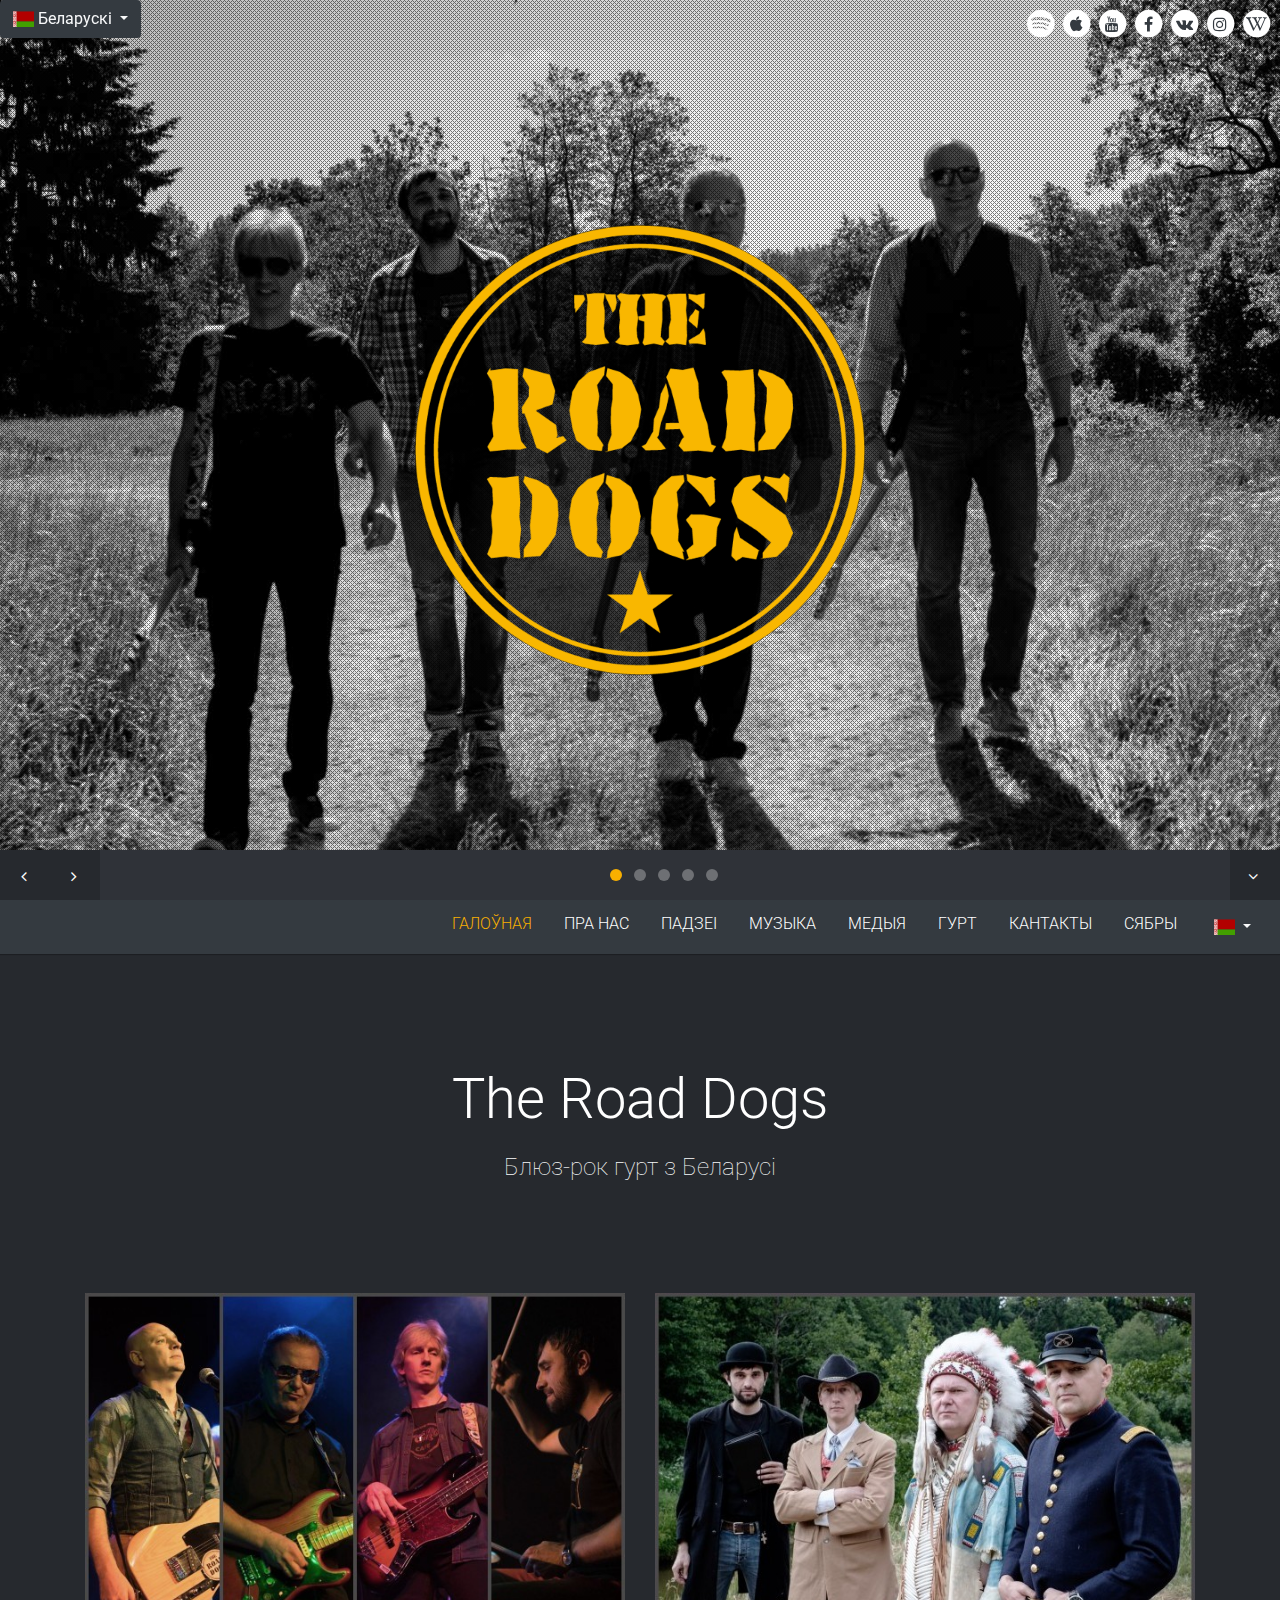
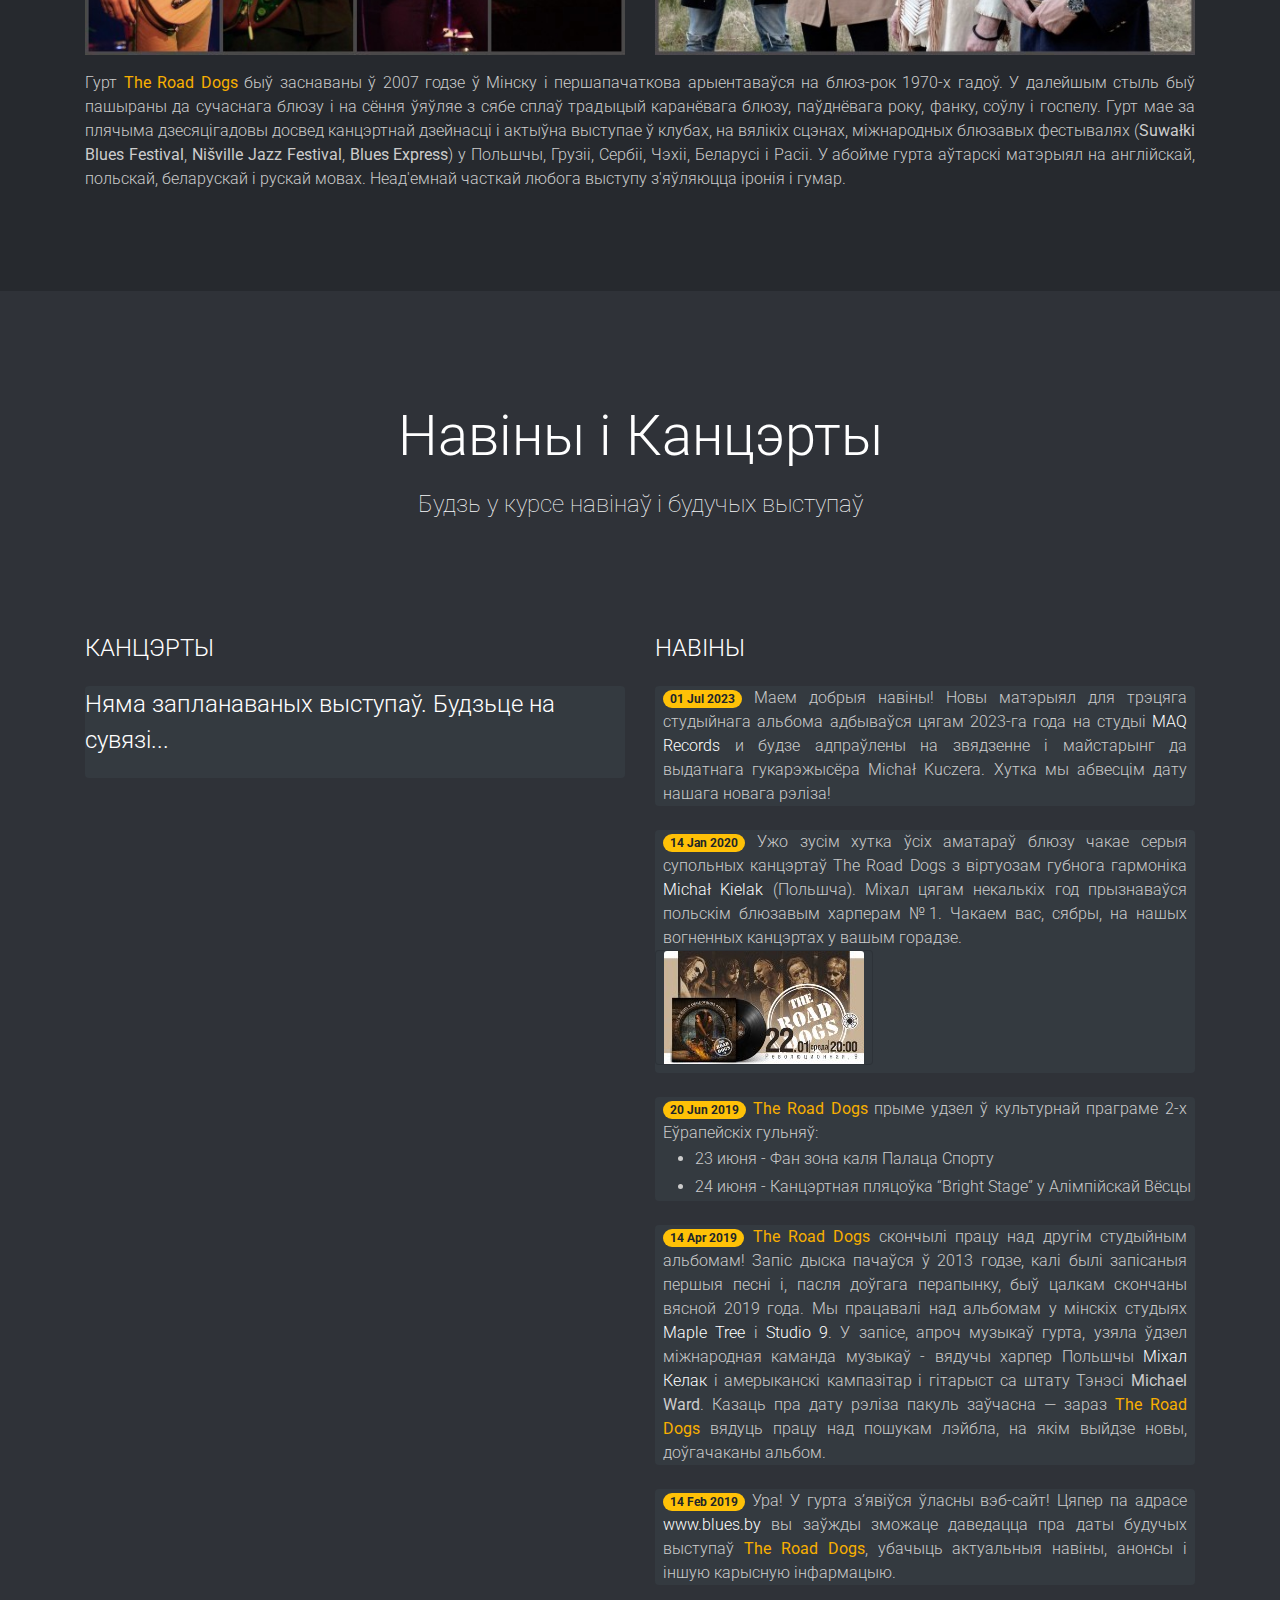
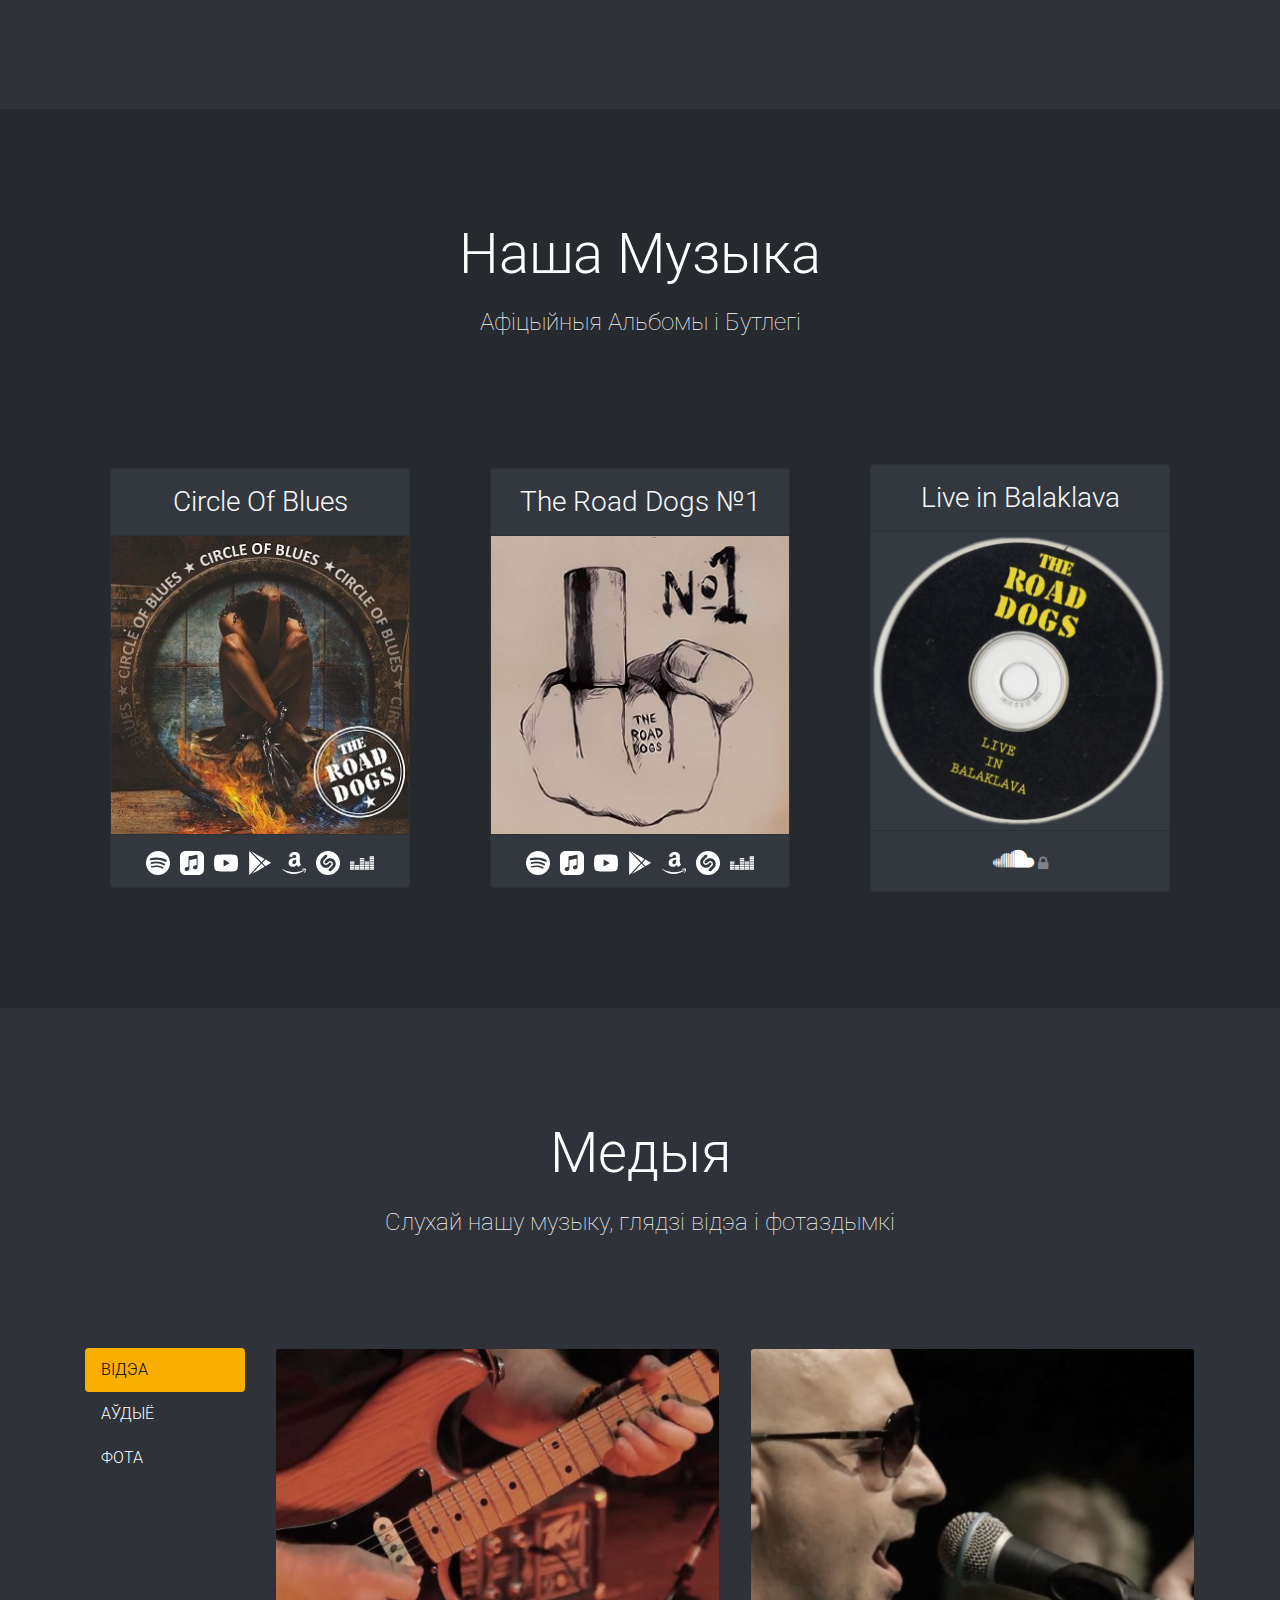
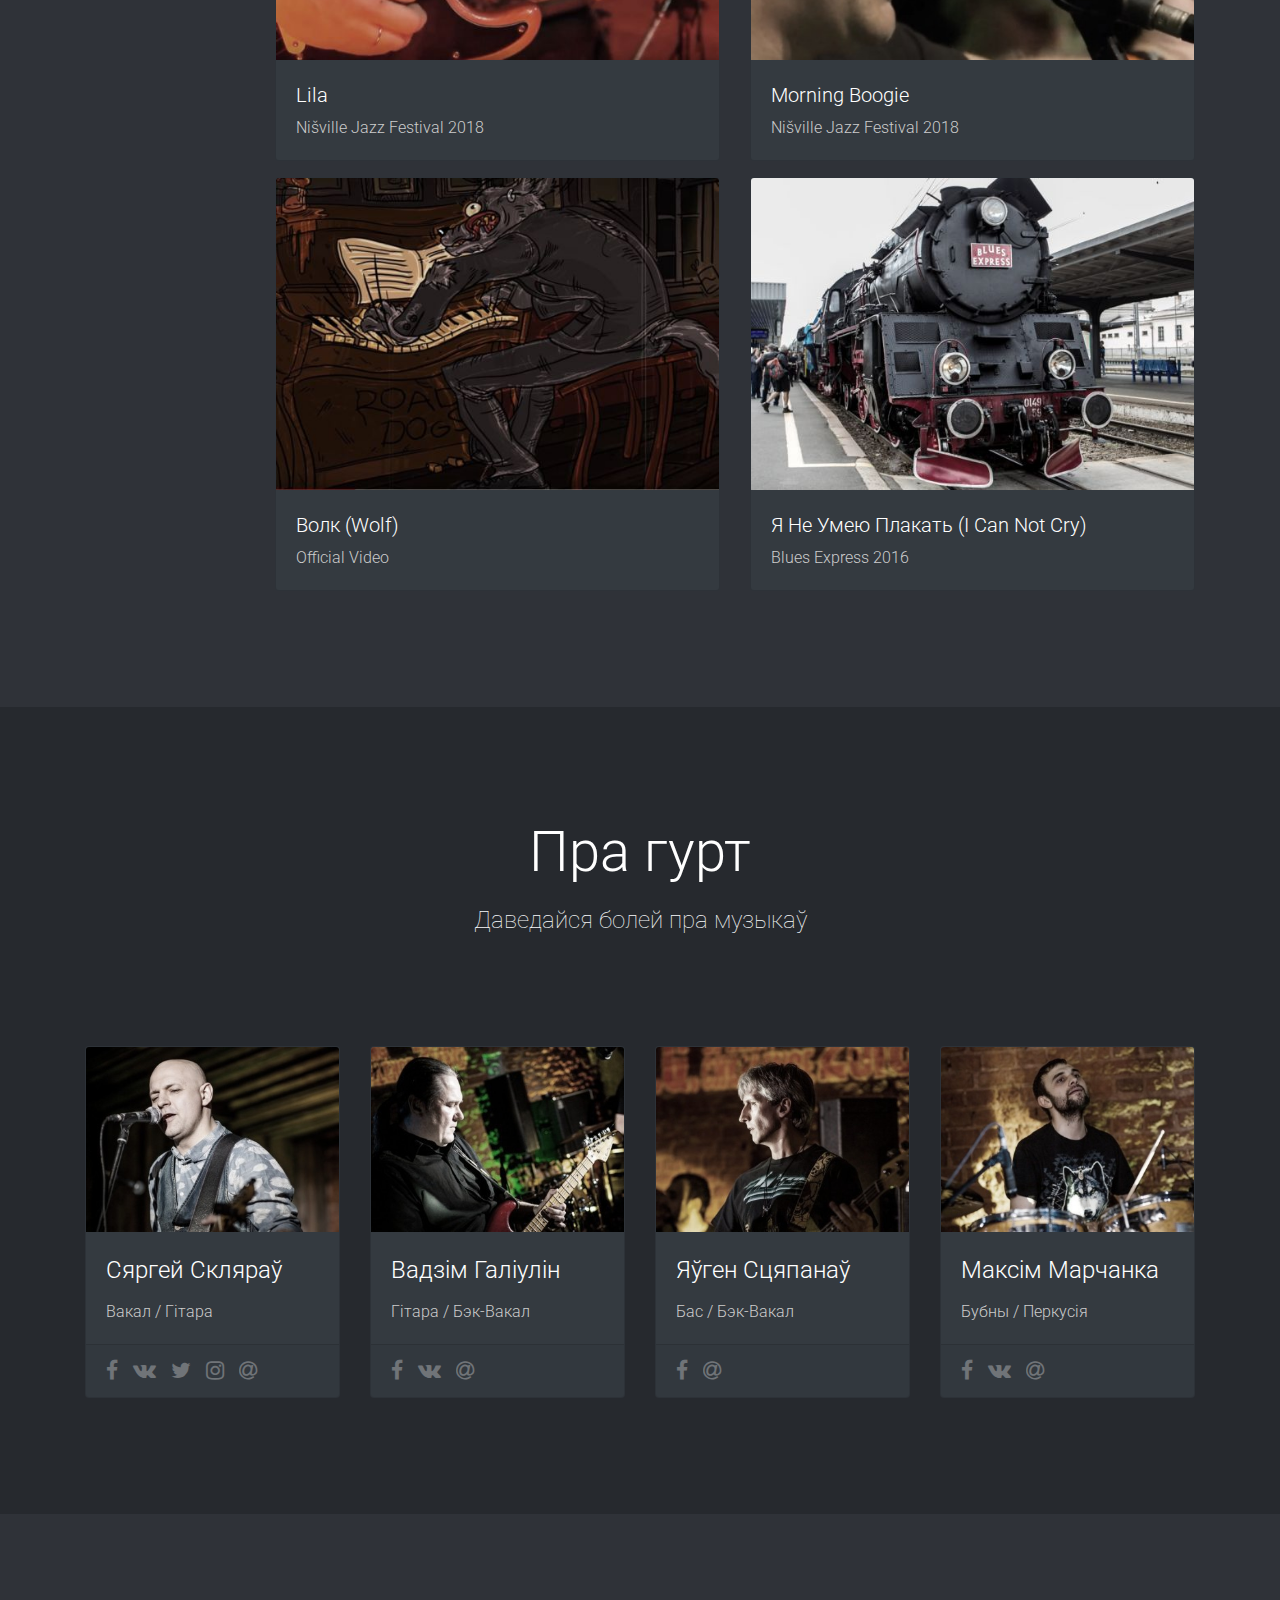
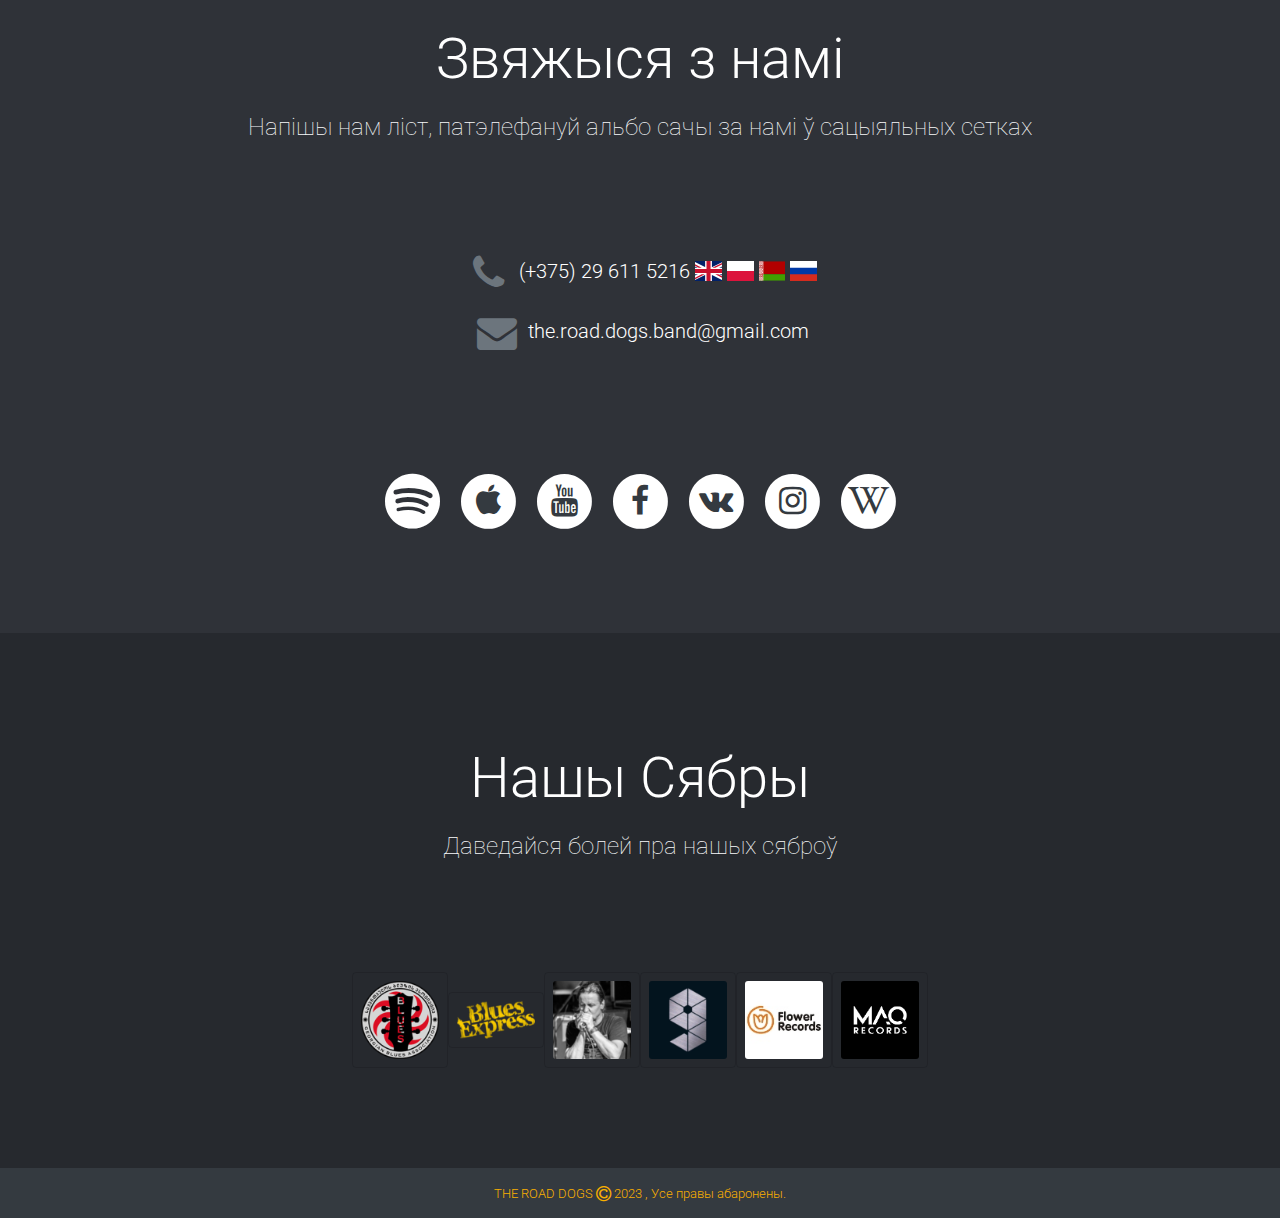
<file: be/index.html>
<!DOCTYPE html><html lang="be"><head><meta charset="utf-8" /><meta name="description" content="The Road Dogs - музычны гурт з Беларусі, які грае ў стылі блюз-рок (Афіцыйны веб-сайт)" /><meta http-equiv="X-UA-Compatible" content="IE=edge" /><meta name="viewport" content="width=device-width, initial-scale=1, maximum-scale=1" /><title>The Road Dogs | Блюз з Беларусі</title><link rel="alternate" hreflang="en" href="http://blues.by/" /><link rel="alternate" hreflang="ru" href="http://blues.by/ru/" /><link href="../img/fav/favicon.ico" rel="shortcut icon" /><link rel="apple-touch-icon" sizes="180x180" href="../img/fav/apple-touch-icon-180x180.png" /><meta name="theme-color" content="#26292e" /><link href="../libs/bootstrap/dist/css/bootstrap.min.css" rel="stylesheet" /><link href="../libs/font-awesome/css/font-awesome.min.css" rel="stylesheet" /><link href="../libs/vegas/dist/vegas.min.css" rel="stylesheet" /><link href="../libs/@fancyapps/fancybox/dist/jquery.fancybox.min.css" rel="stylesheet" /><link href="../libs/bootstrap-select/dist/css/bootstrap-select.min.css" rel="stylesheet" /><link href="../libs/flag-icon-css/css/flag-icon.min.css" rel="stylesheet" /><link href="https://fonts.googleapis.com/css?family=Roboto:100,300,400,500,700,900&amp;subset=cyrillic" rel="stylesheet" /><link href="../css/app.min.css" rel="stylesheet" /></head><body data-spy="scroll" data-target="#menu"><section id="home"><div class="logo-container vertical-center"><div class="logo-wrap"> <img src="../img/logo/logo600.png" class="logo img-fluid" alt="The Road Dogs" /></div></div><select class="lang-picker" data-width="fit" data-style="bg-dark text-light"> <option data-icon="flag-icon flag-icon-gb" value="en">English</option> <option data-icon="flag-icon flag-icon-by" value="be">Беларускі</option> <option data-icon="flag-icon flag-icon-ru" value="ru">Русский</option> </select><div class="pull-right m-2"> <a href="https://open.spotify.com/artist/1TNYqK3OfFwYFSZwFaE9TI" target="_blank" class="social-link align-self-center px-0"> <span class="fa-stack fa-1x" data-toggle="tooltip" data-placement="bottom" title="Spotify"> <i class="fa fa-spotify fa-stack-1x fa-2x"></i> </span> </a> <a href="https://itunes.apple.com/lu/artist/the-road-dogs/1253985168" target="_blank" class="social-link align-self-center px-0"> <span class="fa-stack fa-1x" data-toggle="tooltip" data-placement="bottom" title="Apple Music"> <i class="fa fa-circle fa-stack-2x"></i> <i class="fa fa-apple fa-stack-1x text-dark"></i> </span> </a> <a href="http://www.youtube.com/@roaddogs" target="_blank" class="social-link align-self-center px-0"> <span class="fa-stack fa-1x" data-toggle="tooltip" data-placement="bottom" title="Youtube Channel"> <i class="fa fa-circle fa-stack-2x"></i> <i class="fa fa-youtube fa-stack-1x text-dark"></i> </span> </a> <a href="http://facebook.com/theroaddogs" target="_blank" class="social-link align-self-center px-0"> <span class="fa-stack fa-1x" data-toggle="tooltip" data-placement="bottom" title="Facebook Group"> <i class="fa fa-circle fa-stack-2x"></i> <i class="fa fa-facebook fa-stack-1x text-dark"></i> </span> </a> <a href="http://vk.com/trdband" target="_blank" class="social-link align-self-center px-0"> <span class="fa-stack fa-1x" data-toggle="tooltip" data-placement="bottom" title="VKontakte Group"> <i class="fa fa-circle fa-stack-2x"></i> <i class="fa fa-vk fa-stack-1x text-dark"></i> </span> </a> <a href="http://www.instagram.com/the_road_dogs_official" target="_blank" class="social-link align-self-center px-0"> <span class="fa-stack fa-1x" data-toggle="tooltip" data-placement="bottom" title="Instagram Profile"> <i class="fa fa-circle fa-stack-2x"></i> <i class="fa fa-instagram fa-stack-1x text-dark"></i> </span> </a> <a href="https://be.wikipedia.org/wiki/The_Road_Dogs" target="_blank" class="social-link align-self-center px-0"> <span class="fa-stack fa-1x" data-toggle="tooltip" data-placement="bottom" title="Wikipedia Article"> <i class="fa fa-circle fa-stack-2x"></i> <i class="fa fa-wikipedia-w fa-stack-1x text-dark"></i> </span> </a></div><div class="control-nav"> <a id="prev-slide" class="load-item float-left"> <i class="fa fa-angle-left" aria-hidden="true"></i> </a> <a id="next-slide" class="load-item float-left"> <i class="fa fa-angle-right" aria-hidden="true"></i> </a><ul id="slide-list"><li class="slide-link-0 current-slide"> <a></a></li><li class="slide-link-1"> <a></a></li><li class="slide-link-2"> <a></a></li><li class="slide-link-3"> <a></a></li><li class="slide-link-4"> <a></a></li></ul><a id="next-section" class="page-scroll float-right" href="#about"> <i class="fa fa-angle-down" aria-hidden="true"></i> </a></div></section><header><div class="sticky-nav"> <a id="trd-logo" class="logo-link vertical-top page-scroll" href="#home" title="The Road Dogs | Блюз з Беларусі"> <img src="../img/logo/logo100.png" class="d-inline-block align-top" alt="Logo" /> </a><nav class="navbar nav-fill navbar-expand-lg navbar-dark bg-dark"> <span class="navbar-brand nav-item d-lg-none ml-5 v-xss-none">Блюз з Беларусі</span> <button class="navbar-toggler p-2" type="button" data-toggle="collapse" data-target="#menu" aria-controls="menu" aria-expanded="false" aria-label="Toggle navigation"> <span class="navbar-toggler-icon"></span> </button><div id="menu" class="collapse navbar-collapse justify-content-end"><ul id="menu-nav" class="navbar-nav"><li class="nav-item mr-3"> <a href="#home" class="page-scroll nav-link">Галоўная</a></li><li class="nav-item mr-3"> <a href="#about" class="page-scroll nav-link">Пра нас</a></li><li class="nav-item mr-3"> <a href="#events" class="page-scroll nav-link">Падзеі</a></li><li class="nav-item mr-3"> <a href="#music" class="page-scroll nav-link">Музыка</a></li><li class="nav-item mr-3"> <a href="#media" class="page-scroll nav-link">Медыя</a></li><li class="nav-item mr-3"> <a href="#band" class="page-scroll nav-link">Гурт</a></li><li class="nav-item mr-3"> <a href="#contacts" class="page-scroll nav-link">Кантакты</a></li><li class="nav-item mr-3"> <a href="#friends" class="page-scroll nav-link">Сябры</a></li><li class="nav-item"> <select class="lang-picker d-none d-lg-block" data-width="fit" data-style="bg-transparent text-light"> <option data-icon="flag-icon flag-icon-gb" value="en"></option> <option data-icon="flag-icon flag-icon-by" value="be"></option> <option data-icon="flag-icon flag-icon-ru" value="ru"></option> </select></li><li class="nav-item d-lg-none"><div class="d-inline-flex"> <a href="/#about" class="flag-icon flag-icon-gb mx-3"></a> <a href="/be/#about" class="flag-icon flag-icon-by mx-3"></a> <a href="/ru/#about" class="flag-icon flag-icon-ru mx-3"></a></div></li></ul></div></nav></div></header><section id="about" class="page-alternate"><div class="container pt-5"><div class="jumbotron text-center bg-transparent"><h1 class="display-4">The Road Dogs</h1><p class="lead title-lead text-light">Блюз-рок гурт з Беларусі</p></div><div class="row"><div class="col-sm-12 col-md-6"> <img src="../img/band/band-1.jpg" class="img-fluid pb-3" alt="Band Image #1" /></div><div class="col-sm-12 col-md-6 d-md-block d-none"> <img src="../img/band/band-2.jpg" class="img-fluid pb-3" alt="Band Image #2" /></div><div class="col"><p class="trd-text-block text-justify">Гурт <span class="trd-band">The Road Dogs</span> быў заснаваны ў 2007 годзе ў Мінску і першапачаткова арыентаваўся на блюз-рок 1970-х гадоў. У далейшым стыль быў пашыраны да сучаснага блюзу і на сёння ўяўляе з сябе сплаў традыцый каранёвага блюзу, паўднёвага року, фанку, соўлу і госпелу. Гурт мае за плячыма дзесяцігадовы досвед канцэртнай дзейнасці і актыўна выступае ў клубах, на вялікіх сцэнах, міжнародных блюзавых фестывалях (<strong>Suwałki Blues Festival</strong>, <strong>Nišville Jazz Festival</strong>, <strong>Blues Express</strong>) у Польшчы, Грузіі, Сербіі, Чэхіі, Беларусі і Расіі. У абойме гурта аўтарскі матэрыял на англійскай, польскай, беларускай і рускай мовах. Неад'емнай часткай любога выступу з'яўляюцца іронія і гумар.</p></div></div></div></section><section id="events" class="page"><div class="container pt-5"><div class="jumbotron text-center bg-transparent"><h1 class="display-4">Навіны і Канцэрты</h1><p class="lead title-lead text-light">Будзь у курсе навінаў і будучых выступаў</p></div><div class="row"><div class="col-lg-6"><h4 class="text-uppercase">Канцэрты</h4><div class="d-flex justify-content-between flex-nowrap align-items-center my-3 bg-dark rounded card-event"><h4>Няма запланаваных выступаў. Будзьце на сувязі...</h4></div></div><div class="col-lg-6 mt-5 mt-lg-0"><h4 class="text-uppercase">Навіны</h4><div class="align-items-start mb-4 bg-dark rounded card-news"><p class="trd-text-block text-justify px-2"> <span class="badge badge-pill badge-warning">01 Jul 2023</span> Маем добрыя навіны! Новы матэрыял для трэцяга студыйнага альбома адбываўся цягам 2023-га года на студыі <a href="https://www.maqrecords.pl/">MAQ Records</a> и будзе адпраўлены на звядзенне і майстарынг да выдатнага гукарэжысёра Michał Kuczera. Хутка мы абвесцім дату нашага новага рэліза!</p></div><div class="align-items-start mb-4 bg-dark rounded card-news"><p class="trd-text-block text-justify px-2"> <span class="badge badge-pill badge-warning">14 Jan 2020</span> Ужо зусім хутка ўсіх аматараў блюзу чакае серыя супольных канцэртаў The Road Dogs з віртуозам губнога гармоніка <a href="http://kielak.pl">Michał Kielak</a> (Польшча). Міхал цягам некалькіх год прызнаваўся польскім блюзавым харперам №1. Чакаем вас, сябры, на нашых вогненных канцэртах у вашым горадзе.<div class="card bg-dark photo px-2"> <a data-fancybox="gallery" class="hover-wrap fancybox-media" data-fancybox-group="image" href="../img/media/news/kielak_2020.jpg"><div class="image-wrap"><div class="hover-wrap"> <span class="overlay-img"></span> <span class="overlay-img-thumb fa fa-4x fa-camera"></span></div><img class="card-img-top" src="../img/media/news/kielak_2020_thumb.jpg" alt="Michał Kielak" /></div></a></div></p></div><div class="align-items-start mb-4 bg-dark rounded card-news"><p class="trd-text-block text-justify px-2"> <span class="badge badge-pill badge-warning">20 Jun 2019</span> <span class="trd-band">The Road Dogs</span> прыме удзел ў культурнай праграме 2-х Еўрапейскіх гульняў:<ul><li>23 июня - Фан зона каля Палаца Спорту</li><li>24 июня - Канцэртная пляцоўка “Bright Stage” у Алімпійскай Вёсцы</li></ul></p></div><div class="align-items-start mb-4 bg-dark rounded card-news"><p class="trd-text-block text-justify px-2"> <span class="badge badge-pill badge-warning">14 Apr 2019</span> <span class="trd-band">The Road Dogs</span> скончылі працу над другім студыйным альбомам! Запіс дыска пачаўся ў 2013 годзе, калі былі запісаныя першыя песні і, пасля доўгага перапынку, быў цалкам скончаны вясной 2019 года. Мы працавалі над альбомам у мінскіх студыях <a href="http://mapletreestudio.net" target="_blank">Maple Tree</a> і <a href="http://www.facebook.com/soundstudio9" target="_blank">Studio 9</a>. У запісе, апроч музыкаў гурта, узяла ўдзел міжнародная каманда музыкаў - вядучы харпер Польшчы <a href="http://kielak.pl" target="_blank">Міхал Келак</a> і амерыканскі кампазітар і гітарыст са штату Тэнэсі <b>Michael Ward</b>. Казаць пра дату рэліза пакуль заўчасна — зараз <span class="trd-band">The Road Dogs</span> вядуць працу над пошукам лэйбла, на якім выйдзе новы, доўгачаканы альбом.</p></div><div class="align-items-start mb-4 bg-dark rounded card-news"><p class="trd-text-block text-justify px-2"> <span class="badge badge-pill badge-warning">14 Feb 2019</span> Ура! У гурта з’явіўся ўласны вэб-сайт! Цяпер па адрасе <a href="http://blues.by" target="_blank">www.blues.by</a> вы заўжды зможаце даведацца пра даты будучых выступаў <span class="trd-band">The Road Dogs</span>, убачыць актуальныя навіны, анонсы і іншую карысную інфармацыю.</p></div></div></div></div></section><section id="music" class="page-alternate"><div class="container pt-5"><div class="jumbotron text-center bg-transparent"><h1 class="display-4">Наша Музыка</h1><p class="lead title-lead text-light">Афіцыйныя Альбомы і Бутлегі</p></div><div class="row justify-content-center align-items-center"><div class="col-12 col-md-6 col-lg-4"><div class="card card-music bg-dark mx-auto my-3"><h3 class="card-header text-center text-light">Circle Of Blues</h3><div class="image-wrap"><div class="hover-wrap"> <span class="overlay-img"></span> <span class="overlay-text-thumb">Афіцыйны Альбом - 2019</span></div><img src="../img/media/cd/cob.jpg" alt="Album №1" /></div><div class="card-footer text-center px-1"><div class="sound-service" data-toggle="tooltip" data-placement="bottom" title=" Spotify"> <a class="brand" target="_blank" href="https://open.spotify.com/album/66KMSEJIdcrzepCzd5VfTe"> <svg aria-labelledby="simpleicons-googleplay-icon" role="img" xmlns="http://www.w3.org/2000/svg"><path d="M12 0C5.4 0 0 5.4 0 12s5.4 12 12 12 12-5.4 12-12S18.66 0 12 0zm5.521 17.34c-.24.359-.66.48-1.021.24-2.82-1.74-6.36-2.101-10.561-1.141-.418.122-.779-.179-.899-.539-.12-.421.18-.78.54-.9 4.56-1.021 8.52-.6 11.64 1.32.42.18.479.659.301 1.02zm1.44-3.3c-.301.42-.841.6-1.262.3-3.239-1.98-8.159-2.58-11.939-1.38-.479.12-1.02-.12-1.14-.6-.12-.48.12-1.021.6-1.141C9.6 9.9 15 10.561 18.72 12.84c.361.181.54.78.241 1.2zm.12-3.36C15.24 8.4 8.82 8.16 5.16 9.301c-.6.179-1.2-.181-1.38-.721-.18-.601.18-1.2.72-1.381 4.26-1.26 11.28-1.02 15.721 1.621.539.3.719 1.02.419 1.56-.299.421-1.02.599-1.559.3z" /> </svg> </a></div><div class="sound-service" data-toggle="tooltip" data-placement="bottom" title=" Apple Music"> <a class="brand" target="_blank" href="https://music.apple.com/lu/album/circle-of-blues/1491515358"> <svg aria-labelledby="simpleicons-googleplay-icon" role="img" xmlns="http://www.w3.org/2000/svg"><path d="M23.997 6.124c0-.738-.065-1.47-.24-2.19-.317-1.31-1.062-2.31-2.18-3.043C21.003.517 20.373.285 19.7.164c-.517-.093-1.038-.135-1.564-.15-.04-.003-.083-.01-.124-.013H5.988c-.152.01-.303.017-.455.026C4.786.07 4.043.15 3.34.428 2.004.958 1.04 1.88.475 3.208c-.192.448-.292.925-.363 1.408-.056.392-.088.785-.1 1.18 0 .032-.007.062-.01.093v12.223c.01.14.017.283.027.424.05.815.154 1.624.497 2.373.65 1.42 1.738 2.353 3.234 2.802.42.127.856.187 1.293.228.555.053 1.11.06 1.667.06h11.03c.525 0 1.048-.034 1.57-.1.823-.106 1.597-.35 2.296-.81.84-.553 1.472-1.287 1.88-2.208.186-.42.293-.87.37-1.324.113-.675.138-1.358.137-2.04-.002-3.8 0-7.595-.003-11.393zm-6.423 3.99v5.712c0 .417-.058.827-.244 1.206-.29.59-.76.962-1.388 1.14-.35.1-.706.157-1.07.173-.95.045-1.773-.6-1.943-1.536-.142-.773.227-1.624 1.038-2.022.323-.16.67-.25 1.018-.324.378-.082.758-.153 1.134-.24.274-.063.457-.23.51-.516.014-.063.02-.13.02-.193 0-1.815 0-3.63-.002-5.443 0-.062-.01-.125-.026-.185-.04-.15-.15-.243-.304-.234-.16.01-.318.035-.475.066-.76.15-1.52.303-2.28.456l-2.326.47-1.374.278c-.016.003-.032.01-.048.013-.277.077-.377.203-.39.49-.002.042 0 .086 0 .13-.002 2.602 0 5.204-.003 7.805 0 .42-.047.836-.215 1.227-.278.64-.77 1.04-1.434 1.233-.35.1-.71.16-1.075.172-.96.036-1.755-.6-1.92-1.544-.14-.812.23-1.685 1.154-2.075.357-.15.73-.232 1.108-.31.287-.06.575-.116.86-.177.383-.083.583-.323.6-.714v-.15c0-2.96 0-5.922.002-8.882 0-.123.013-.25.042-.37.07-.285.273-.448.546-.518.255-.066.515-.112.774-.165.733-.15 1.466-.296 2.2-.444l2.27-.46c.67-.134 1.34-.27 2.01-.403.22-.043.443-.088.664-.106.31-.025.523.17.554.482.008.073.012.148.012.223.002 1.91.002 3.822 0 5.732z" /> </svg> </a></div><div class="sound-service" data-toggle="tooltip" data-placement="bottom" title=" YouTube Music"> <a class="brand" target="_blank" href="https://music.youtube.com/playlist?list=OLAK5uy_lK_nmhCg9yB00Ub3AQ2rT4k2wWwM4pqlA"> <svg aria-labelledby="simpleicons-googleplay-icon" role="img" xmlns="http://www.w3.org/2000/svg"><path d="M23.495 6.205a3.007 3.007 0 0 0-2.088-2.088c-1.87-.501-9.396-.501-9.396-.501s-7.507-.01-9.396.501A3.007 3.007 0 0 0 .527 6.205a31.247 31.247 0 0 0-.522 5.805 31.247 31.247 0 0 0 .522 5.783 3.007 3.007 0 0 0 2.088 2.088c1.868.502 9.396.502 9.396.502s7.506 0 9.396-.502a3.007 3.007 0 0 0 2.088-2.088 31.247 31.247 0 0 0 .5-5.783 31.247 31.247 0 0 0-.5-5.805zM9.609 15.601V8.408l6.264 3.602z" /> </svg> </a></div><div class="sound-service" data-toggle="tooltip" data-placement="bottom" title=" Google Play"> <a class="brand" target="_blank" href="https://play.google.com/store/music/album/The_Road_Dogs_Circle_Of_Blues?id=Bs4k5e7h7i5owoiov7eqmqjnrgu"> <svg aria-labelledby="simpleicons-googleplay-icon" role="img" xmlns="http://www.w3.org/2000/svg"><path d="M1.22 0c-.03.093-.06.185-.06.308v23.229c0 .217.061.34.184.463l11.415-12.093L1.22 0zm12.309 12.708l2.951 3.045-4.213 2.4s-5.355 3.044-8.308 4.739l9.57-10.184zm.801-.831l3.166 3.292c.496-.276 4.371-2.492 4.924-2.8.584-.338.525-.8.029-1.046-.459-.255-4.334-2.475-4.92-2.835l-3.203 3.392.004-.003zm-.803-.8l2.984-3.169-4.259-2.431S5.309 1.505 2.999.179l10.53 10.898h-.002z" /> </svg> </a></div><div class="sound-service" data-toggle="tooltip" data-placement="bottom" title=" Amazon Music"> <a class="brand" target="_blank" href="https://www.amazon.com/Circle-Blues-Road-Dogs/dp/B082MPXQ4T"> <svg aria-labelledby="simpleicons-googleplay-icon" role="img" xmlns="http://www.w3.org/2000/svg"><path d="M.045 18.02c.072-.116.187-.124.348-.022 3.636 2.11 7.594 3.166 11.87 3.166 2.852 0 5.668-.533 8.447-1.595l.315-.14c.138-.06.234-.1.293-.13.226-.088.39-.046.525.13.12.174.09.336-.12.48-.256.19-.6.41-1.006.654-1.244.743-2.64 1.316-4.185 1.726-1.53.406-3.045.61-4.516.61-2.265 0-4.41-.396-6.435-1.187-2.02-.794-3.82-1.91-5.43-3.35-.1-.074-.15-.15-.15-.22 0-.047.02-.09.05-.13zm6.565-6.218c0-1.005.247-1.863.743-2.577.495-.71 1.17-1.25 2.04-1.615.796-.335 1.756-.575 2.912-.72.39-.046 1.033-.103 1.92-.174v-.37c0-.93-.105-1.558-.3-1.875-.302-.43-.78-.65-1.44-.65h-.182c-.48.046-.896.196-1.246.46-.35.27-.575.63-.675 1.096-.06.3-.206.465-.435.51l-2.52-.315c-.248-.06-.372-.18-.372-.39 0-.046.007-.09.022-.15.247-1.29.855-2.25 1.82-2.88.976-.616 2.1-.975 3.39-1.05h.54c1.65 0 2.957.434 3.888 1.29.135.15.27.3.405.48.12.165.224.314.283.45.075.134.15.33.195.57.06.254.105.42.135.51.03.104.062.3.076.615.01.313.02.493.02.553v5.28c0 .376.06.72.165 1.036.105.313.21.54.315.674l.51.674c.09.136.136.256.136.36 0 .12-.06.226-.18.314-1.2 1.05-1.86 1.62-1.963 1.71-.165.135-.375.15-.63.045-.195-.166-.375-.332-.526-.496l-.31-.347c-.06-.074-.166-.21-.317-.42l-.3-.435c-.81.886-1.603 1.44-2.4 1.665-.494.15-1.093.227-1.83.227-1.11 0-2.04-.343-2.76-1.034-.72-.69-1.08-1.665-1.08-2.94l-.05-.076zm3.753-.438c0 .566.14 1.02.425 1.364.285.34.675.512 1.155.512.045 0 .106-.007.195-.02.09-.016.134-.023.166-.023.614-.16 1.08-.553 1.424-1.178.165-.28.285-.58.36-.91.09-.32.12-.59.135-.8.015-.195.015-.54.015-1.005v-.54c-.84 0-1.484.06-1.92.18-1.275.36-1.92 1.17-1.92 2.43l-.035-.02zm9.162 7.027c.03-.06.075-.11.132-.17.362-.243.714-.41 1.05-.5.55-.133 1.09-.222 1.612-.24.14-.012.28 0 .41.03.65.06 1.05.168 1.172.33.063.09.09.228.09.39v.15c0 .51-.14 1.11-.415 1.8-.278.69-.664 1.248-1.156 1.68-.073.06-.14.09-.197.09-.03 0-.06 0-.09-.012-.09-.044-.107-.12-.064-.24.54-1.26.806-2.143.806-2.64 0-.15-.03-.27-.087-.344-.145-.166-.55-.257-1.224-.257-.243 0-.533.016-.87.046-.363.045-.7.09-1 .135-.09 0-.148-.014-.18-.044-.03-.03-.036-.047-.02-.077 0-.017.006-.03.02-.063v-.06z" /> </svg> </a></div><div class="sound-service" data-toggle="tooltip" data-placement="bottom" title=" Shazam"> <a class="brand" target="_blank" href="https://www.shazam.com/track/504731711/circle-of-blues"> <svg aria-labelledby="simpleicons-googleplay-icon" role="img" xmlns="http://www.w3.org/2000/svg"><path d="M12 0C5.373 0-.001 5.371-.001 12c0 6.625 5.374 12 12.001 12s12-5.375 12-12c0-6.629-5.373-12-12-12M9.872 16.736c-1.287 0-2.573-.426-3.561-1.281-1.214-1.049-1.934-2.479-2.029-4.024-.09-1.499.42-2.944 1.436-4.067C6.86 6.101 8.907 4.139 8.993 4.055c.555-.532 1.435-.511 1.966.045.53.557.512 1.439-.044 1.971-.021.02-2.061 1.976-3.137 3.164-.508.564-.764 1.283-.719 2.027.049.789.428 1.529 1.07 2.086.844.73 2.51.891 3.553-.043.619-.559 1.372-1.377 1.38-1.386.52-.567 1.4-.603 1.965-.081.565.52.603 1.402.083 1.969-.035.035-.852.924-1.572 1.572-1.005.902-2.336 1.357-3.666 1.357m8.41-.099c-1.143 1.262-3.189 3.225-3.276 3.309-.27.256-.615.385-.96.385-.368 0-.732-.145-1.006-.43-.531-.559-.512-1.439.044-1.971.021-.02 2.063-1.977 3.137-3.166.508-.563.764-1.283.719-2.027-.048-.789-.428-1.529-1.07-2.084-.844-.73-2.51-.893-3.552.044-.621.556-1.373 1.376-1.38 1.384-.521.566-1.399.604-1.966.084-.564-.521-.604-1.404-.082-1.971.034-.037.85-.926 1.571-1.573 1.979-1.778 5.221-1.813 7.227-.077 1.214 1.051 1.935 2.48 2.028 4.025.092 1.497-.419 2.945-1.434 4.068" /> </svg> </a></div><div class="sound-service" data-toggle="tooltip" data-placement="bottom" title=" Deezer"> <a class="brand" target="_blank" href="https://www.deezer.com/us/album/123028802"> <svg aria-labelledby="simpleicons-googleplay-icon" role="img" xmlns="http://www.w3.org/2000/svg"><path d="M14.717 18.695h4.375V17.37h-4.377v1.325h.002zm-9.81 0H9.28V17.37H4.906v1.325h.004zm-4.907 0h4.375V17.37H0v1.325zm9.81 0h4.38V17.37H9.81v1.325zm9.815 0H24V17.37h-4.375v1.325zm0-1.724H24v-1.32h-4.375v1.34-.01zm-9.814 0h4.39v-1.32H9.81v1.34-.01zm-9.81 0h4.38v-1.32H0v1.34-.01zm4.91 0h4.38v-1.32H4.91v1.34l.002-.01zm9.83 0h4.38v-1.32h-4.4v1.34l.017-.01zm0-1.72h4.38v-1.32h-4.4v1.33h.017zm-9.805 0h4.36v-1.32H4.91v1.33h.016zm-4.906 0h4.36v-1.32H0v1.33h.016zm9.81 0h4.38v-1.32h-4.4v1.33h.016zm9.825 0H24v-1.32h-4.375v1.33h.027zm0-1.72H24V12.2h-4.375v1.326h.027zm-9.81 0h4.363V12.2h-4.4v1.326h.033zm-9.81 0H4.4V12.2H0v1.326h.03zm14.73 0h4.38V12.2h-4.43v1.326h.044zm0-1.72h4.38v-1.33h-4.43v1.32h.044zm-14.73 0H4.4v-1.32H0v1.32h.03zm9.81 0h4.38v-1.32H9.81v1.32h.032zm9.81 0H24v-1.33h-4.375v1.328l.027-.002zM9.81 10.08h4.38V8.754H9.81v1.326zm9.815-.002H24V8.753h-4.375v1.325zM9.81 8.355h4.38V7.028H9.81v1.327zm9.815 0H24V7.028h-4.375v1.327zm0-1.725H24V5.304h-4.375V6.63z" /> </svg> </a></div></div></div></div><div class="col-12 col-md-6 col-lg-4"><div class="card card-music bg-dark mx-auto my-3"><h3 class="card-header text-center text-light">The Road Dogs №1</h3><div class="image-wrap"><div class="hover-wrap"> <span class="overlay-img"></span> <span class="overlay-text-thumb">Афіцыйны Альбом - 2013</span></div><img src="../img/media/cd/n1.jpg" alt="Album №1" /></div><div class="card-footer text-center px-1"><div class="sound-service" data-toggle="tooltip" data-placement="bottom" title=" Spotify"> <a class="brand" target="_blank" href="https://open.spotify.com/album/31CdA0ZbWAjgkq6BYy5Wt6"> <svg aria-labelledby="simpleicons-googleplay-icon" role="img" xmlns="http://www.w3.org/2000/svg"><path d="M12 0C5.4 0 0 5.4 0 12s5.4 12 12 12 12-5.4 12-12S18.66 0 12 0zm5.521 17.34c-.24.359-.66.48-1.021.24-2.82-1.74-6.36-2.101-10.561-1.141-.418.122-.779-.179-.899-.539-.12-.421.18-.78.54-.9 4.56-1.021 8.52-.6 11.64 1.32.42.18.479.659.301 1.02zm1.44-3.3c-.301.42-.841.6-1.262.3-3.239-1.98-8.159-2.58-11.939-1.38-.479.12-1.02-.12-1.14-.6-.12-.48.12-1.021.6-1.141C9.6 9.9 15 10.561 18.72 12.84c.361.181.54.78.241 1.2zm.12-3.36C15.24 8.4 8.82 8.16 5.16 9.301c-.6.179-1.2-.181-1.38-.721-.18-.601.18-1.2.72-1.381 4.26-1.26 11.28-1.02 15.721 1.621.539.3.719 1.02.419 1.56-.299.421-1.02.599-1.559.3z" /> </svg> </a></div><div class="sound-service" data-toggle="tooltip" data-placement="bottom" title=" Apple Music"> <a class="brand" target="_blank" href="https://itunes.apple.com/lu/album/1/id1253985165"> <svg aria-labelledby="simpleicons-googleplay-icon" role="img" xmlns="http://www.w3.org/2000/svg"><path d="M23.997 6.124c0-.738-.065-1.47-.24-2.19-.317-1.31-1.062-2.31-2.18-3.043C21.003.517 20.373.285 19.7.164c-.517-.093-1.038-.135-1.564-.15-.04-.003-.083-.01-.124-.013H5.988c-.152.01-.303.017-.455.026C4.786.07 4.043.15 3.34.428 2.004.958 1.04 1.88.475 3.208c-.192.448-.292.925-.363 1.408-.056.392-.088.785-.1 1.18 0 .032-.007.062-.01.093v12.223c.01.14.017.283.027.424.05.815.154 1.624.497 2.373.65 1.42 1.738 2.353 3.234 2.802.42.127.856.187 1.293.228.555.053 1.11.06 1.667.06h11.03c.525 0 1.048-.034 1.57-.1.823-.106 1.597-.35 2.296-.81.84-.553 1.472-1.287 1.88-2.208.186-.42.293-.87.37-1.324.113-.675.138-1.358.137-2.04-.002-3.8 0-7.595-.003-11.393zm-6.423 3.99v5.712c0 .417-.058.827-.244 1.206-.29.59-.76.962-1.388 1.14-.35.1-.706.157-1.07.173-.95.045-1.773-.6-1.943-1.536-.142-.773.227-1.624 1.038-2.022.323-.16.67-.25 1.018-.324.378-.082.758-.153 1.134-.24.274-.063.457-.23.51-.516.014-.063.02-.13.02-.193 0-1.815 0-3.63-.002-5.443 0-.062-.01-.125-.026-.185-.04-.15-.15-.243-.304-.234-.16.01-.318.035-.475.066-.76.15-1.52.303-2.28.456l-2.326.47-1.374.278c-.016.003-.032.01-.048.013-.277.077-.377.203-.39.49-.002.042 0 .086 0 .13-.002 2.602 0 5.204-.003 7.805 0 .42-.047.836-.215 1.227-.278.64-.77 1.04-1.434 1.233-.35.1-.71.16-1.075.172-.96.036-1.755-.6-1.92-1.544-.14-.812.23-1.685 1.154-2.075.357-.15.73-.232 1.108-.31.287-.06.575-.116.86-.177.383-.083.583-.323.6-.714v-.15c0-2.96 0-5.922.002-8.882 0-.123.013-.25.042-.37.07-.285.273-.448.546-.518.255-.066.515-.112.774-.165.733-.15 1.466-.296 2.2-.444l2.27-.46c.67-.134 1.34-.27 2.01-.403.22-.043.443-.088.664-.106.31-.025.523.17.554.482.008.073.012.148.012.223.002 1.91.002 3.822 0 5.732z" /> </svg> </a></div><div class="sound-service" data-toggle="tooltip" data-placement="bottom" title=" YouTube Music"> <a class="brand" target="_blank" href="https://music.youtube.com/playlist?list=OLAK5uy_kWszA6O8mzgTGqZklAYK5bdA5tlfOXPd4"> <svg aria-labelledby="simpleicons-googleplay-icon" role="img" xmlns="http://www.w3.org/2000/svg"><path d="M23.495 6.205a3.007 3.007 0 0 0-2.088-2.088c-1.87-.501-9.396-.501-9.396-.501s-7.507-.01-9.396.501A3.007 3.007 0 0 0 .527 6.205a31.247 31.247 0 0 0-.522 5.805 31.247 31.247 0 0 0 .522 5.783 3.007 3.007 0 0 0 2.088 2.088c1.868.502 9.396.502 9.396.502s7.506 0 9.396-.502a3.007 3.007 0 0 0 2.088-2.088 31.247 31.247 0 0 0 .5-5.783 31.247 31.247 0 0 0-.5-5.805zM9.609 15.601V8.408l6.264 3.602z" /> </svg> </a></div><div class="sound-service" data-toggle="tooltip" data-placement="bottom" title=" Google Play"> <a class="brand" target="_blank" href="https://play.google.com/store/music/album/The_Road_Dogs_1?id=Bazadw5bfhzvs5wrtdici44viou"> <svg aria-labelledby="simpleicons-googleplay-icon" role="img" xmlns="http://www.w3.org/2000/svg"><path d="M1.22 0c-.03.093-.06.185-.06.308v23.229c0 .217.061.34.184.463l11.415-12.093L1.22 0zm12.309 12.708l2.951 3.045-4.213 2.4s-5.355 3.044-8.308 4.739l9.57-10.184zm.801-.831l3.166 3.292c.496-.276 4.371-2.492 4.924-2.8.584-.338.525-.8.029-1.046-.459-.255-4.334-2.475-4.92-2.835l-3.203 3.392.004-.003zm-.803-.8l2.984-3.169-4.259-2.431S5.309 1.505 2.999.179l10.53 10.898h-.002z" /> </svg> </a></div><div class="sound-service" data-toggle="tooltip" data-placement="bottom" title=" Amazon"> <a class="brand" target="_blank" href="https://www.amazon.com/dp/B073H8Z2V5/ref=sr_1_26_rd?_encoding=UTF8&child=B073HBMHL8&qid=1508843916&sr=1-26%3C/a%3E"> <svg aria-labelledby="simpleicons-googleplay-icon" role="img" xmlns="http://www.w3.org/2000/svg"><path d="M.045 18.02c.072-.116.187-.124.348-.022 3.636 2.11 7.594 3.166 11.87 3.166 2.852 0 5.668-.533 8.447-1.595l.315-.14c.138-.06.234-.1.293-.13.226-.088.39-.046.525.13.12.174.09.336-.12.48-.256.19-.6.41-1.006.654-1.244.743-2.64 1.316-4.185 1.726-1.53.406-3.045.61-4.516.61-2.265 0-4.41-.396-6.435-1.187-2.02-.794-3.82-1.91-5.43-3.35-.1-.074-.15-.15-.15-.22 0-.047.02-.09.05-.13zm6.565-6.218c0-1.005.247-1.863.743-2.577.495-.71 1.17-1.25 2.04-1.615.796-.335 1.756-.575 2.912-.72.39-.046 1.033-.103 1.92-.174v-.37c0-.93-.105-1.558-.3-1.875-.302-.43-.78-.65-1.44-.65h-.182c-.48.046-.896.196-1.246.46-.35.27-.575.63-.675 1.096-.06.3-.206.465-.435.51l-2.52-.315c-.248-.06-.372-.18-.372-.39 0-.046.007-.09.022-.15.247-1.29.855-2.25 1.82-2.88.976-.616 2.1-.975 3.39-1.05h.54c1.65 0 2.957.434 3.888 1.29.135.15.27.3.405.48.12.165.224.314.283.45.075.134.15.33.195.57.06.254.105.42.135.51.03.104.062.3.076.615.01.313.02.493.02.553v5.28c0 .376.06.72.165 1.036.105.313.21.54.315.674l.51.674c.09.136.136.256.136.36 0 .12-.06.226-.18.314-1.2 1.05-1.86 1.62-1.963 1.71-.165.135-.375.15-.63.045-.195-.166-.375-.332-.526-.496l-.31-.347c-.06-.074-.166-.21-.317-.42l-.3-.435c-.81.886-1.603 1.44-2.4 1.665-.494.15-1.093.227-1.83.227-1.11 0-2.04-.343-2.76-1.034-.72-.69-1.08-1.665-1.08-2.94l-.05-.076zm3.753-.438c0 .566.14 1.02.425 1.364.285.34.675.512 1.155.512.045 0 .106-.007.195-.02.09-.016.134-.023.166-.023.614-.16 1.08-.553 1.424-1.178.165-.28.285-.58.36-.91.09-.32.12-.59.135-.8.015-.195.015-.54.015-1.005v-.54c-.84 0-1.484.06-1.92.18-1.275.36-1.92 1.17-1.92 2.43l-.035-.02zm9.162 7.027c.03-.06.075-.11.132-.17.362-.243.714-.41 1.05-.5.55-.133 1.09-.222 1.612-.24.14-.012.28 0 .41.03.65.06 1.05.168 1.172.33.063.09.09.228.09.39v.15c0 .51-.14 1.11-.415 1.8-.278.69-.664 1.248-1.156 1.68-.073.06-.14.09-.197.09-.03 0-.06 0-.09-.012-.09-.044-.107-.12-.064-.24.54-1.26.806-2.143.806-2.64 0-.15-.03-.27-.087-.344-.145-.166-.55-.257-1.224-.257-.243 0-.533.016-.87.046-.363.045-.7.09-1 .135-.09 0-.148-.014-.18-.044-.03-.03-.036-.047-.02-.077 0-.017.006-.03.02-.063v-.06z" /> </svg> </a></div><div class="sound-service" data-toggle="tooltip" data-placement="bottom" title=" Shazam"> <a class="brand" target="_blank" href="https://www.shazam.com/artist/204363392/the-road-dogs"> <svg aria-labelledby="simpleicons-googleplay-icon" role="img" xmlns="http://www.w3.org/2000/svg"><path d="M12 0C5.373 0-.001 5.371-.001 12c0 6.625 5.374 12 12.001 12s12-5.375 12-12c0-6.629-5.373-12-12-12M9.872 16.736c-1.287 0-2.573-.426-3.561-1.281-1.214-1.049-1.934-2.479-2.029-4.024-.09-1.499.42-2.944 1.436-4.067C6.86 6.101 8.907 4.139 8.993 4.055c.555-.532 1.435-.511 1.966.045.53.557.512 1.439-.044 1.971-.021.02-2.061 1.976-3.137 3.164-.508.564-.764 1.283-.719 2.027.049.789.428 1.529 1.07 2.086.844.73 2.51.891 3.553-.043.619-.559 1.372-1.377 1.38-1.386.52-.567 1.4-.603 1.965-.081.565.52.603 1.402.083 1.969-.035.035-.852.924-1.572 1.572-1.005.902-2.336 1.357-3.666 1.357m8.41-.099c-1.143 1.262-3.189 3.225-3.276 3.309-.27.256-.615.385-.96.385-.368 0-.732-.145-1.006-.43-.531-.559-.512-1.439.044-1.971.021-.02 2.063-1.977 3.137-3.166.508-.563.764-1.283.719-2.027-.048-.789-.428-1.529-1.07-2.084-.844-.73-2.51-.893-3.552.044-.621.556-1.373 1.376-1.38 1.384-.521.566-1.399.604-1.966.084-.564-.521-.604-1.404-.082-1.971.034-.037.85-.926 1.571-1.573 1.979-1.778 5.221-1.813 7.227-.077 1.214 1.051 1.935 2.48 2.028 4.025.092 1.497-.419 2.945-1.434 4.068" /> </svg> </a></div><div class="sound-service" data-toggle="tooltip" data-placement="bottom" title=" Deezer"> <a class="brand" target="_blank" href="http://www.deezer.com/us/album/43883001"> <svg aria-labelledby="simpleicons-googleplay-icon" role="img" xmlns="http://www.w3.org/2000/svg"><path d="M14.717 18.695h4.375V17.37h-4.377v1.325h.002zm-9.81 0H9.28V17.37H4.906v1.325h.004zm-4.907 0h4.375V17.37H0v1.325zm9.81 0h4.38V17.37H9.81v1.325zm9.815 0H24V17.37h-4.375v1.325zm0-1.724H24v-1.32h-4.375v1.34-.01zm-9.814 0h4.39v-1.32H9.81v1.34-.01zm-9.81 0h4.38v-1.32H0v1.34-.01zm4.91 0h4.38v-1.32H4.91v1.34l.002-.01zm9.83 0h4.38v-1.32h-4.4v1.34l.017-.01zm0-1.72h4.38v-1.32h-4.4v1.33h.017zm-9.805 0h4.36v-1.32H4.91v1.33h.016zm-4.906 0h4.36v-1.32H0v1.33h.016zm9.81 0h4.38v-1.32h-4.4v1.33h.016zm9.825 0H24v-1.32h-4.375v1.33h.027zm0-1.72H24V12.2h-4.375v1.326h.027zm-9.81 0h4.363V12.2h-4.4v1.326h.033zm-9.81 0H4.4V12.2H0v1.326h.03zm14.73 0h4.38V12.2h-4.43v1.326h.044zm0-1.72h4.38v-1.33h-4.43v1.32h.044zm-14.73 0H4.4v-1.32H0v1.32h.03zm9.81 0h4.38v-1.32H9.81v1.32h.032zm9.81 0H24v-1.33h-4.375v1.328l.027-.002zM9.81 10.08h4.38V8.754H9.81v1.326zm9.815-.002H24V8.753h-4.375v1.325zM9.81 8.355h4.38V7.028H9.81v1.327zm9.815 0H24V7.028h-4.375v1.327zm0-1.725H24V5.304h-4.375V6.63z" /> </svg> </a></div></div></div></div><div class="col-12 col-md-6 col-lg-4"><div class="card card-music bg-dark mx-auto my-3"><h3 class="card-header text-center text-light">Live in Balaklava</h3><div class="image-wrap"><div class="hover-wrap"> <span class="overlay-img"></span> <span class="overlay-text-thumb">Аматарскі Бутлег - 2011</span></div><img src="../img/media/cd/live.png" alt="Live CD" /></div><div class="card-footer text-center px-1"> <a href="http://soundcloud.com/the-road-dogs-blues-band/sets/live-in-balaklava" target="_blank"> <i class="fa fa-soundcloud fa-2x" aria-hidden="true" data-toggle="tooltip" data-placement="bottom" title="Слухай на SoundCloud"></i> </a> <i class="fa fa-lock align-text-top" aria-hidden="true" data-toggle="tooltip" title="Доступ абмежаваны. Толькі для сяброў фан-клуба!"></i></div></div></div></div></div></section><section id="media" class="page"><div class="container pt-5"><div class="jumbotron text-center bg-transparent"><h1 class="display-4">Медыя</h1><p class="lead title-lead text-light">Слухай нашу музыку, глядзі відэа і фотаздымкі</p></div><div class="row"><div class="col-md-2"><div class="nav flex-column nav-pills text-center text-md-left pb-3" role="tablist"> <a class="nav-link text-uppercase active" id="video-tab" data-toggle="pill" href="#video" role="tab" aria-controls="video" aria-expanded="true">Відэа</a> <a class="nav-link text-uppercase" id="audio-tab" data-toggle="pill" href="#audio" role="tab" aria-controls="audio" aria-expanded="true">Аўдыё</a> <a class="nav-link text-uppercase" id="photo-tab" data-toggle="pill" href="#photo" role="tab" aria-controls="photo" aria-expanded="true">Фота</a></div></div><div class="col-md-10"><div class="tab-content"><div class="tab-pane fade show active" id="video" role="tabpanel" aria-labelledby="video-tab"><div class="videos card-deck"><div class="card bg-dark mb-3 video"> <a data-fancybox="gallery" class="hover-wrap fancybox-media" data-fancybox-group="video" href="https://www.youtube.com/embed/PXCI3ZxmrNE"><div class="image-wrap"><div class="hover-wrap"> <span class="overlay-img"></span> <span class="overlay-img-thumb fa fa-4x fa-youtube-play"></span></div><img class="card-img-top" src="../img/media/thumbs/video01.jpg" alt="Lila (Nišville 2018)" /></div></a><div class="card-body"><h5 class="card-title">Lila</h5><h6 class="card-subtitle">Nišville Jazz Festival 2018</h6></div></div><div class="card bg-dark mb-3 video"> <a data-fancybox="gallery" class="hover-wrap fancybox-media" data-fancybox-group="video" href="https://www.youtube.com/embed/64tIXe7V_3Y&t=17s"><div class="image-wrap"><div class="hover-wrap"> <span class="overlay-img"></span> <span class="overlay-img-thumb fa fa-4x fa-youtube-play"></span></div><img class="card-img-top" src="../img/media/thumbs/video02.jpg" alt="Morning Boogie (Nišville 2018)" /></div></a><div class="card-body"><h5 class="card-title">Morning Boogie</h5><h6 class="card-subtitle">Nišville Jazz Festival 2018</h6></div></div><div class="card bg-dark mb-3 video"> <a data-fancybox="gallery" class="hover-wrap fancybox-media" data-fancybox-group="video" href="https://www.youtube.com/embed/s0FOYHUNj5Y"><div class="image-wrap"><div class="hover-wrap"> <span class="overlay-img"></span> <span class="overlay-img-thumb fa fa-4x fa-youtube-play"></span></div><img class="card-img-top" src="../img/media/thumbs/video03.jpg" alt="Wolf (Official Video)" /></div></a><div class="card-body"><h5 class="card-title">Волк (Wolf)</h5><h6 class="card-subtitle">Official Video</h6></div></div><div class="card bg-dark mb-3 video"> <a data-fancybox="gallery" class="hover-wrap fancybox-media" data-fancybox-group="video" href="https://www.youtube.com/embed/_UDAxoO99B8?t=13s"><div class="image-wrap"><div class="hover-wrap"> <span class="overlay-img"></span> <span class="overlay-img-thumb fa fa-4x fa-youtube-play"></span></div><img class="card-img-top" src="../img/media/thumbs/video04.jpg" alt="I Can Not Cry (BE 2016)" /></div></a><div class="card-body"><h5 class="card-title">Я Не Умею Плакать (I Can Not Cry)</h5><h6 class="card-subtitle">Blues Express 2016</h6></div></div></div></div><div class="tab-pane fade" id="audio" role="tabpanel" aria-labelledby="audio-tab"><div class="card bg-dark audio"><div class="card-body"> <iframe width="100%" height="166" scrolling="no" frameborder="no" src="https://w.soundcloud.com/player/?url=https%3A//api.soundcloud.com/tracks/200495950&amp;color=%23ff5500&amp;auto_play=false&amp;hide_related=false&amp;show_comments=true&amp;show_user=true&amp;show_reposts=false&amp;show_teaser=true"></iframe></div></div><div class="card bg-dark audio"><div class="card-body"> <iframe width="100%" height="166" scrolling="no" frameborder="no" src="https://w.soundcloud.com/player/?url=https%3A//api.soundcloud.com/tracks/200507023&amp;color=%23ff5500&amp;auto_play=false&amp;hide_related=false&amp;show_comments=true&amp;show_user=true&amp;show_reposts=false&amp;show_teaser=true"></iframe></div></div><div class="card bg-dark audio"><div class="card-body"> <iframe width="100%" height="166" scrolling="no" frameborder="no" src="https://w.soundcloud.com/player/?url=https%3A//api.soundcloud.com/tracks/200495913&amp;color=%23ff5500&amp;auto_play=false&amp;hide_related=false&amp;show_comments=true&amp;show_user=true&amp;show_reposts=false&amp;show_teaser=true"></iframe></div></div></div><div class="tab-pane fade" id="photo" role="tabpanel" aria-labelledby="photo-tab"><div class="photos card-columns"><div class="card bg-dark photo"> <a data-fancybox="gallery" class="hover-wrap fancybox-media" data-fancybox-group="image" href="..//img/media/photos/photo01.jpg"><div class="image-wrap"><div class="hover-wrap"> <span class="overlay-img"></span> <span class="overlay-img-thumb fa fa-4x fa-camera"></span></div><img class="card-img-top" src="/img/media/thumbs/thumb01.jpg" alt="Photo #1" /></div></a></div><div class="card bg-dark photo"> <a data-fancybox="gallery" class="hover-wrap fancybox-media" data-fancybox-group="image" href="..//img/media/photos/photo02.jpg"><div class="image-wrap"><div class="hover-wrap"> <span class="overlay-img"></span> <span class="overlay-img-thumb fa fa-4x fa-camera"></span></div><img class="card-img-top" src="/img/media/thumbs/thumb02.jpg" alt="Photo #2" /></div></a></div><div class="card bg-dark photo"> <a data-fancybox="gallery" class="hover-wrap fancybox-media" data-fancybox-group="image" href="..//img/media/photos/photo03.jpg"><div class="image-wrap"><div class="hover-wrap"> <span class="overlay-img"></span> <span class="overlay-img-thumb fa fa-4x fa-camera"></span></div><img class="card-img-top" src="/img/media/thumbs/thumb03.jpg" alt="Photo #3" /></div></a></div><div class="card bg-dark photo"> <a data-fancybox="gallery" class="hover-wrap fancybox-media" data-fancybox-group="image" href="..//img/media/photos/photo04.jpg"><div class="image-wrap"><div class="hover-wrap"> <span class="overlay-img"></span> <span class="overlay-img-thumb fa fa-4x fa-camera"></span></div><img class="card-img-top" src="/img/media/thumbs/thumb04.jpg" alt="Photo #4" /></div></a></div><div class="card bg-dark photo"> <a data-fancybox="gallery" class="hover-wrap fancybox-media" data-fancybox-group="image" href="..//img/media/photos/photo05.jpg"><div class="image-wrap"><div class="hover-wrap"> <span class="overlay-img"></span> <span class="overlay-img-thumb fa fa-4x fa-camera"></span></div><img class="card-img-top" src="/img/media/thumbs/thumb05.jpg" alt="Photo #5" /></div></a></div><div class="card bg-dark photo"> <a data-fancybox="gallery" class="hover-wrap fancybox-media" data-fancybox-group="image" href="..//img/media/photos/photo06.jpg"><div class="image-wrap"><div class="hover-wrap"> <span class="overlay-img"></span> <span class="overlay-img-thumb fa fa-4x fa-camera"></span></div><img class="card-img-top" src="/img/media/thumbs/thumb06.jpg" alt="Photo #6" /></div></a></div><div class="card bg-dark photo"> <a data-fancybox="gallery" class="hover-wrap fancybox-media" data-fancybox-group="image" href="..//img/media/photos/photo07.jpg"><div class="image-wrap"><div class="hover-wrap"> <span class="overlay-img"></span> <span class="overlay-img-thumb fa fa-4x fa-camera"></span></div><img class="card-img-top" src="/img/media/thumbs/thumb07.jpg" alt="Photo #7" /></div></a></div><div class="card bg-dark photo"> <a data-fancybox="gallery" class="hover-wrap fancybox-media" data-fancybox-group="image" href="..//img/media/photos/photo08.jpg"><div class="image-wrap"><div class="hover-wrap"> <span class="overlay-img"></span> <span class="overlay-img-thumb fa fa-4x fa-camera"></span></div><img class="card-img-top" src="/img/media/thumbs/thumb08.jpg" alt="Photo #8" /></div></a></div><div class="card bg-dark photo"> <a data-fancybox="gallery" class="hover-wrap fancybox-media" data-fancybox-group="image" href="..//img/media/photos/photo09.jpg"><div class="image-wrap"><div class="hover-wrap"> <span class="overlay-img"></span> <span class="overlay-img-thumb fa fa-4x fa-camera"></span></div><img class="card-img-top" src="/img/media/thumbs/thumb09.jpg" alt="Photo #9" /></div></a></div><div class="card bg-dark photo"> <a data-fancybox="gallery" class="hover-wrap fancybox-media" data-fancybox-group="image" href="..//img/media/photos/photo10.jpg"><div class="image-wrap"><div class="hover-wrap"> <span class="overlay-img"></span> <span class="overlay-img-thumb fa fa-4x fa-camera"></span></div><img class="card-img-top" src="/img/media/thumbs/thumb10.jpg" alt="Photo #10" /></div></a></div><div class="card bg-dark photo"> <a data-fancybox="gallery" class="hover-wrap fancybox-media" data-fancybox-group="image" href="..//img/media/photos/photo11.jpg"><div class="image-wrap"><div class="hover-wrap"> <span class="overlay-img"></span> <span class="overlay-img-thumb fa fa-4x fa-camera"></span></div><img class="card-img-top" src="/img/media/thumbs/thumb11.jpg" alt="Photo #11" /></div></a></div><div class="card bg-dark photo"> <a data-fancybox="gallery" class="hover-wrap fancybox-media" data-fancybox-group="image" href="..//img/media/photos/photo12.jpg"><div class="image-wrap"><div class="hover-wrap"> <span class="overlay-img"></span> <span class="overlay-img-thumb fa fa-4x fa-camera"></span></div><img class="card-img-top" src="/img/media/thumbs/thumb12.jpg" alt="Photo #12" /></div></a></div><div class="card bg-dark photo"> <a data-fancybox="gallery" class="hover-wrap fancybox-media" data-fancybox-group="image" href="..//img/media/photos/photo13.jpg"><div class="image-wrap"><div class="hover-wrap"> <span class="overlay-img"></span> <span class="overlay-img-thumb fa fa-4x fa-camera"></span></div><img class="card-img-top" src="/img/media/thumbs/thumb13.jpg" alt="Photo #13" /></div></a></div><div class="card bg-dark photo"> <a data-fancybox="gallery" class="hover-wrap fancybox-media" data-fancybox-group="image" href="..//img/media/photos/photo14.jpg"><div class="image-wrap"><div class="hover-wrap"> <span class="overlay-img"></span> <span class="overlay-img-thumb fa fa-4x fa-camera"></span></div><img class="card-img-top" src="/img/media/thumbs/thumb14.jpg" alt="Photo #14" /></div></a></div><div class="card bg-dark photo"> <a data-fancybox="gallery" class="hover-wrap fancybox-media" data-fancybox-group="image" href="..//img/media/photos/photo15.jpg"><div class="image-wrap"><div class="hover-wrap"> <span class="overlay-img"></span> <span class="overlay-img-thumb fa fa-4x fa-camera"></span></div><img class="card-img-top" src="/img/media/thumbs/thumb15.jpg" alt="Photo #15" /></div></a></div><div class="card bg-dark photo"> <a data-fancybox="gallery" class="hover-wrap fancybox-media" data-fancybox-group="image" href="..//img/media/photos/photo16.jpg"><div class="image-wrap"><div class="hover-wrap"> <span class="overlay-img"></span> <span class="overlay-img-thumb fa fa-4x fa-camera"></span></div><img class="card-img-top" src="/img/media/thumbs/thumb16.jpg" alt="Photo #16" /></div></a></div></div></div></div></div></div></div></section><section id="band" class="page-alternate"><div class="container pt-5"><div class="jumbotron text-center bg-transparent"><h1 class="display-4">Пра гурт</h1><p class="lead title-lead text-light">Даведайся болей пра музыкаў</p></div><div class="profiles card-deck"><div class="card bg-dark mb-3"><div class="card-img-top image-wrap band-mate"> <img src="../img/profile/sergey_profile.jpg" alt="Сяргей Скляраў" /></div><div class="card-body"><h4 class="card-title">Сяргей Скляраў</h4><p class="trd-text-block card-text">Вакал / Гітара</p></div><div class="card-footer"><ul class="social-icons"><ul class="social-icons"><li> <a href="https://www.facebook.com/sergey.sklyarov" target="_blank"> <i class="fa fa-lg fa-facebook"></i> </a></li><li> <a href="https://vk.com/ssklyarov1971" target="_blank"> <i class="fa fa-lg fa-vk"></i> </a></li><li> <a href="https://twitter.com/SlowSklyarBlues" target="_blank"> <i class="fa fa-lg fa-twitter"></i> </a></li><li> <a href="https://www.instagram.com/sergey_skliarov" target="_blank"> <i class="fa fa-lg fa-instagram"></i> </a></li><li> <a href="mailto:sskliarov@gmail.com"> <i class="fa fa-lg fa-at"></i> </a></li></ul></ul></div></div><div class="card bg-dark mb-3"><div class="card-img-top image-wrap band-mate"> <img src="../img/profile/vadim_profile.jpg" alt="Вадзім Галіулін" /></div><div class="card-body"><h4 class="card-title">Вадзім Галіулін</h4><p class="trd-text-block card-text">Гітара / Бэк-Вакал</p></div><div class="card-footer"><ul class="social-icons"><ul class="social-icons"><li> <a href="https://www.facebook.com/vadim.haliullin" target="_blank"> <i class="fa fa-lg fa-facebook"></i> </a></li><li> <a href="https://vk.com/roaddogs" target="_blank"> <i class="fa fa-lg fa-vk"></i> </a></li><li> <a href="mailto:vadimhaliullin@gmail.com"> <i class="fa fa-lg fa-at"></i> </a></li></ul></ul></div></div><div class="card bg-dark mb-3"><div class="card-img-top image-wrap band-mate"> <img src="../img/profile/eugene_profile.jpg" alt="Яўген Сцяпанаў" /></div><div class="card-body"><h4 class="card-title">Яўген Сцяпанаў</h4><p class="trd-text-block card-text">Бас / Бэк-Вакал</p></div><div class="card-footer"><ul class="social-icons"><ul class="social-icons"><li> <a href="https://www.facebook.com/eugene.v.stepanov" target="_blank"> <i class="fa fa-lg fa-facebook"></i> </a></li><li> <a href="mailto:eugene.stepanov@tut.by"> <i class="fa fa-lg fa-at"></i> </a></li></ul></ul></div></div><div class="card bg-dark mb-3"><div class="card-img-top image-wrap band-mate"> <img src="../img/profile/maxim_profile.jpg" alt="Максім Марчанка" /></div><div class="card-body"><h4 class="card-title">Максім Марчанка</h4><p class="trd-text-block card-text">Бубны / Перкусія</p></div><div class="card-footer"><ul class="social-icons"><ul class="social-icons"><li> <a href="https://www.facebook.com/maxroaddog" target="_blank"> <i class="fa fa-lg fa-facebook"></i> </a></li><li> <a href="https://vk.com/maxmaddog" target="_blank"> <i class="fa fa-lg fa-vk"></i> </a></li><li> <a href="mailto:max.roaddogs@gmail.com"> <i class="fa fa-lg fa-at"></i> </a></li></ul></ul></div></div></div></div></section><section id="contacts" class="page"><div class="container pt-5"><div class="jumbotron text-center bg-transparent"><h1 class="display-4">Звяжыся з намі</h1><p class="lead title-lead text-light">Напішы нам ліст, патэлефануй альбо сачы за намі ў сацыяльных сетках</p></div><div class="justify-content-center align-items-center"><div class="text-center pb-5"><h5> <i class="fa fa-phone fa-2x fa-fw align-middle text-muted" data-toggle="tooltip" title="Патэлефануй нам"></i> <span>(+375) 29 611 5216</span> <span class="flag-icon flag-icon-gb" data-toggle="tooltip" title="We speak english"></span> <span class="flag-icon flag-icon-pl" data-toggle="tooltip" title="Mówimy po polsku"></span> <span class="flag-icon flag-icon-by" data-toggle="tooltip" title="Мы размаўляем па-беларуску"></span> <span class="flag-icon flag-icon-ru" data-toggle="tooltip" title="Мы говорим по-русски"></span></h5><h5> <i class="fa fa-envelope fa-2x fa-fw align-middle text-muted" data-toggle="tooltip" title="Дашлі нам e-mail"></i> <a href="mailto:the.road.dogs.band@gmail.com;roaddogs@yandex.ru" class="text-break">the.road.dogs.band@gmail.com</a></h5></div><div class="text-center pt-5"> <a href="https://open.spotify.com/artist/1TNYqK3OfFwYFSZwFaE9TI" target="_blank" class="social-link align-self-center px-1"> <span class="fa-stack fa-2x" data-toggle="tooltip" data-placement="bottom" title="Spotify"> <i class="fa fa-spotify fa-stack-1x fa-2x"></i> </span> </a> <a href="https://itunes.apple.com/lu/artist/the-road-dogs/1253985168" target="_blank" class="social-link align-self-center px-1"> <span class="fa-stack fa-2x" data-toggle="tooltip" data-placement="bottom" title="Apple Music"> <i class="fa fa-circle fa-stack-2x"></i> <i class="fa fa-apple fa-stack-1x text-dark"></i> </span> </a> <a href="http://www.youtube.com/@roaddogs" target="_blank" class="social-link align-self-center px-1"> <span class="fa-stack fa-2x" data-toggle="tooltip" data-placement="bottom" title="Youtube Channel"> <i class="fa fa-circle fa-stack-2x"></i> <i class="fa fa-youtube fa-stack-1x text-dark"></i> </span> </a> <a href="http://facebook.com/theroaddogs" target="_blank" class="social-link align-self-center px-1"> <span class="fa-stack fa-2x" data-toggle="tooltip" data-placement="bottom" title="Facebook Group"> <i class="fa fa-circle fa-stack-2x"></i> <i class="fa fa-facebook fa-stack-1x text-dark"></i> </span> </a> <a href="http://vk.com/trdband" target="_blank" class="social-link align-self-center px-1"> <span class="fa-stack fa-2x" data-toggle="tooltip" data-placement="bottom" title="VKontakte Group"> <i class="fa fa-circle fa-stack-2x"></i> <i class="fa fa-vk fa-stack-1x text-dark"></i> </span> </a> <a href="http://www.instagram.com/the_road_dogs_official" target="_blank" class="social-link align-self-center px-1"> <span class="fa-stack fa-2x" data-toggle="tooltip" data-placement="bottom" title="Instagram Profile"> <i class="fa fa-circle fa-stack-2x"></i> <i class="fa fa-instagram fa-stack-1x text-dark"></i> </span> </a> <a href="https://be.wikipedia.org/wiki/The_Road_Dogs" target="_blank" class="social-link align-self-center px-1"> <span class="fa-stack fa-2x" data-toggle="tooltip" data-placement="bottom" title="Wikipedia Article"> <i class="fa fa-circle fa-stack-2x"></i> <i class="fa fa-wikipedia-w fa-stack-1x text-dark"></i> </span> </a></div></div></div></section><section id="friends" class="page-alternate"><div class="container pt-5"><div class="jumbotron text-center bg-transparent"><h1 class="display-4">Нашы Сябры</h1><p class="lead title-lead text-light">Даведайся болей пра нашых сяброў</p></div><div class="d-flex flex-wrap justify-content-center align-items-center"><div class="card bg-transparent friend" data-toggle="tooltip" title="Georgian Blues Association (GBE), GE"> <a class="hover-wrap" href="http://blues.ge" target="_blank"> <img class="card-img" src="../img/friends/blues_ge.png" alt="GE Blues Association" /> </a></div><div class="card bg-transparent friend" data-toggle="tooltip" title="Blues Express (Blues Festival), PL"> <a class="hover-wrap" href="http://bluesexpress.pl" target="_blank"> <img class="card-img" src="../img/friends/blues_express.png" alt="Blues Express" /> </a></div><div class="card bg-transparent friend" data-toggle="tooltip" title="Michał Kielak (Harp Player, Producer), PL"> <a class="hover-wrap" href="http://kielak.pl" target="_blank"> <img class="card-img" src="../img/friends/mihal_kielak.png" alt="Michał Kielak" /> </a></div><div class="card bg-transparent friend" data-toggle="tooltip" title="Sound Studio 9 (Recording Studio), BY"> <a class="hover-wrap" href="http://www.facebook.com/soundstudio9" target="_blank"> <img class="card-img" src="../img/friends/studio9.png" alt="Sound Studio 9" /> </a></div><div class="card bg-transparent friend" data-toggle="tooltip" title="Flower Records (Record Label), PL"> <a class="hover-wrap" href="http://www.bluesflowers.com/flower/" target="_blank"> <img class="card-img" src="../img/friends/flower.jpg" alt="Flower Records" /> </a></div><div class="card bg-transparent friend" data-toggle="tooltip" title="MaQ Records (Record Label), PL"> <a class="hover-wrap" href="https://www.maqrecords.pl" target="_blank"> <img class="card-img" src="../img/friends/maq_records.png" alt="MaQ Records" /> </a></div></div></div></section><footer class="bg-dark text-center"><div class="footer-content"> <span class="text-uppercase">The Road Dogs</span> <i class="fa fa-copyright fa-lg"></i> <span class="text-capital">2023</span> <span class="text-capital d-none d-md-inline">, Усе правы абаронены.</span></div></footer><a id="back-to-top" class="page-scroll float-right" href="#home"> <i class="fa fa-angle-up" aria-hidden="true"></i> </a> <script src="../libs/jquery/dist/jquery.min.js"></script> <script src="../libs/popper.js/dist/umd/popper.min.js"></script> <script src="../libs/bootstrap/dist/js/bootstrap.min.js"></script> <script src="../libs/bootstrap-select/dist/js/bootstrap-select.min.js"></script> <script src="../libs/jquery.easing/jquery.easing.min.js"></script> <script src="../libs/vegas/dist/vegas.min.js"></script> <script src="../libs/waypoints/lib/jquery.waypoints.min.js"></script> <script src="../libs/waypoints/lib/shortcuts/sticky.min.js"></script> <script src="../libs/@fancyapps/fancybox/dist/jquery.fancybox.min.js"></script> <script src="../js/app.min.js"></script> <script type="text/javascript"> $('.lang-picker').selectpicker('val', 'be'); </script></body></html>
</file>
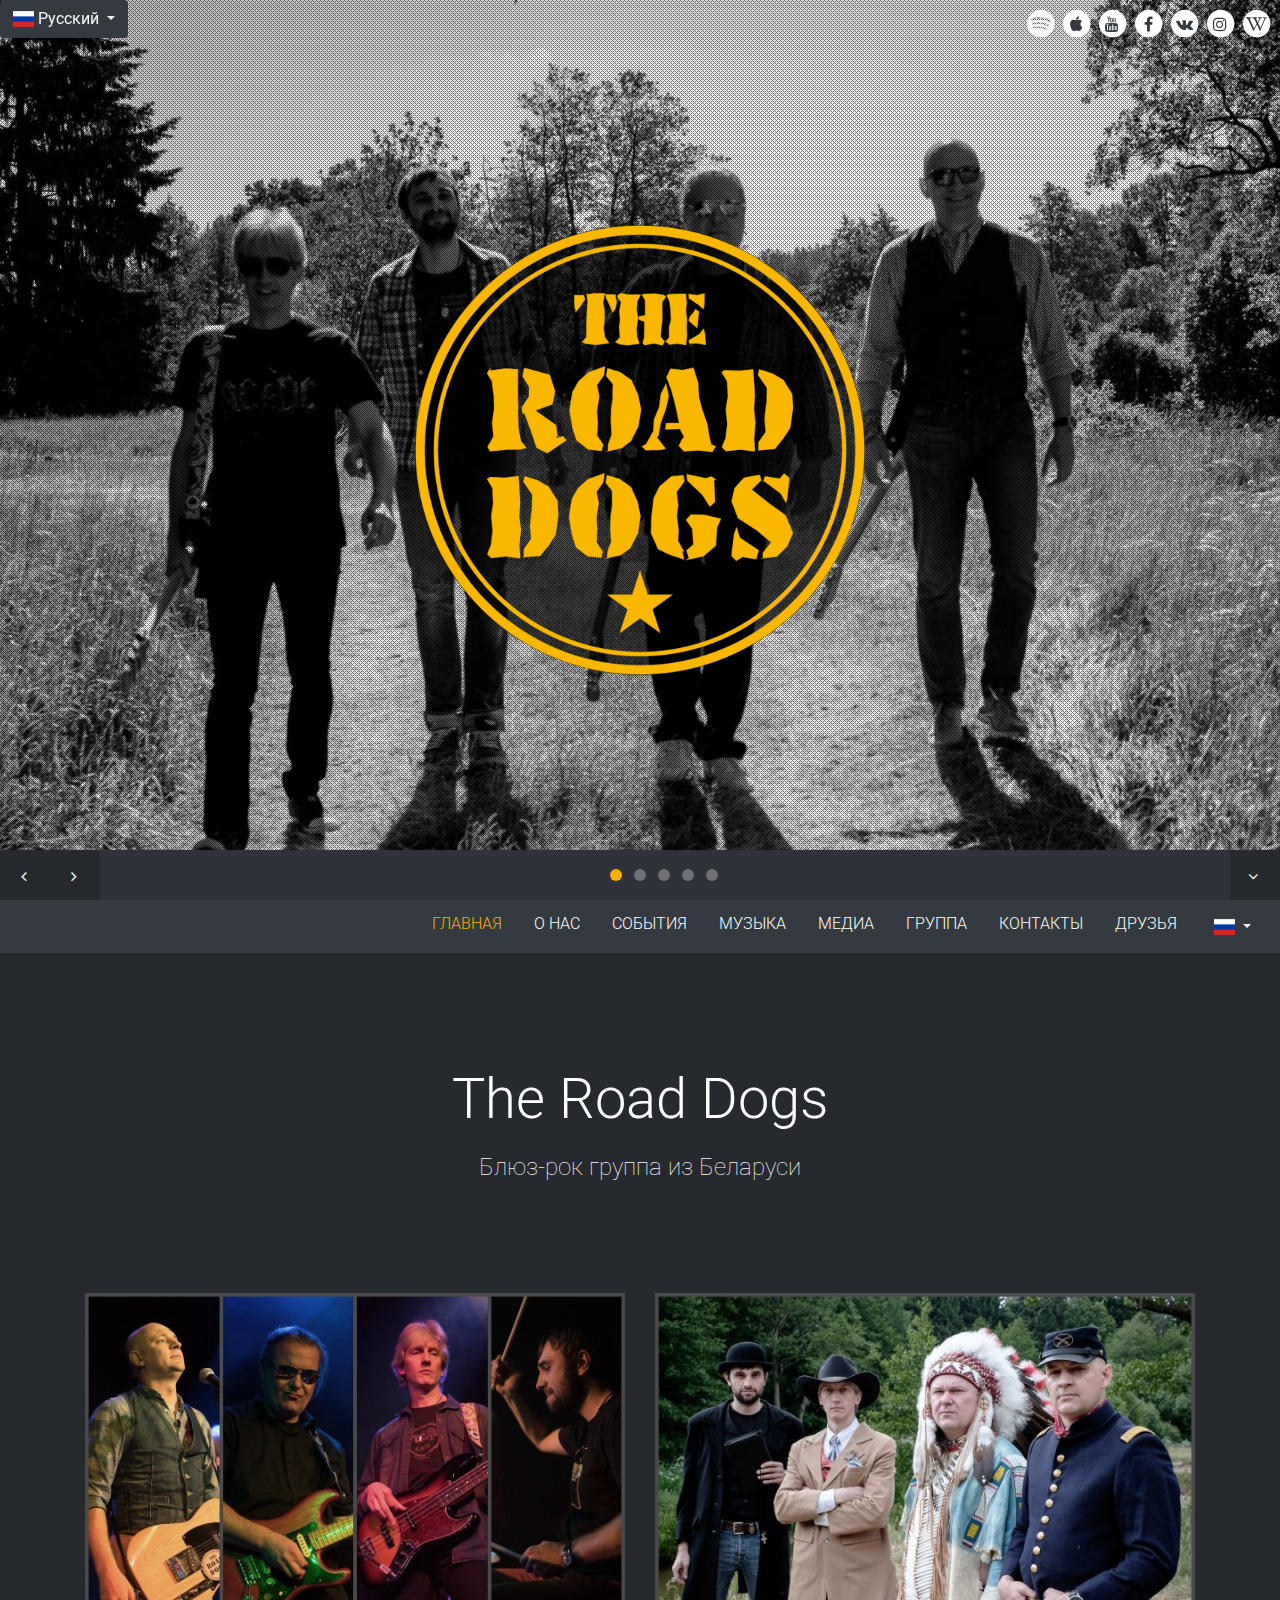
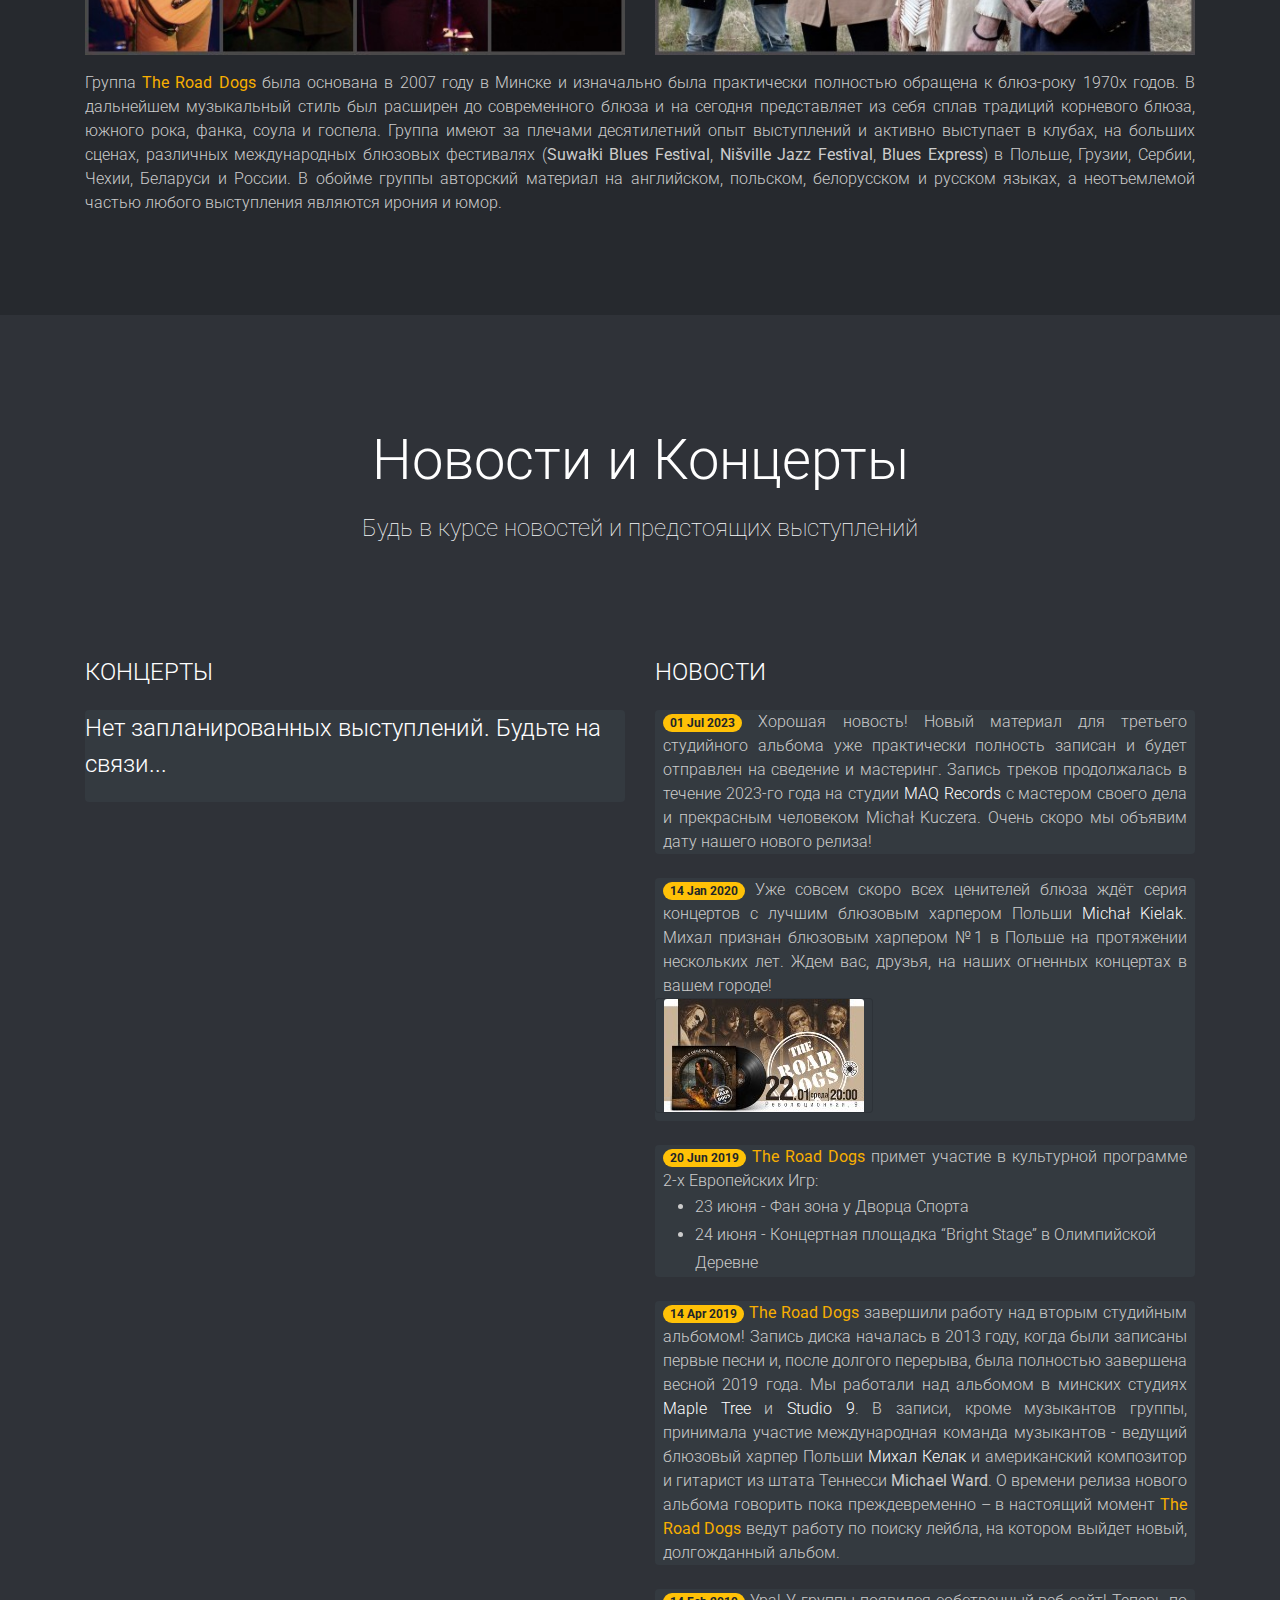
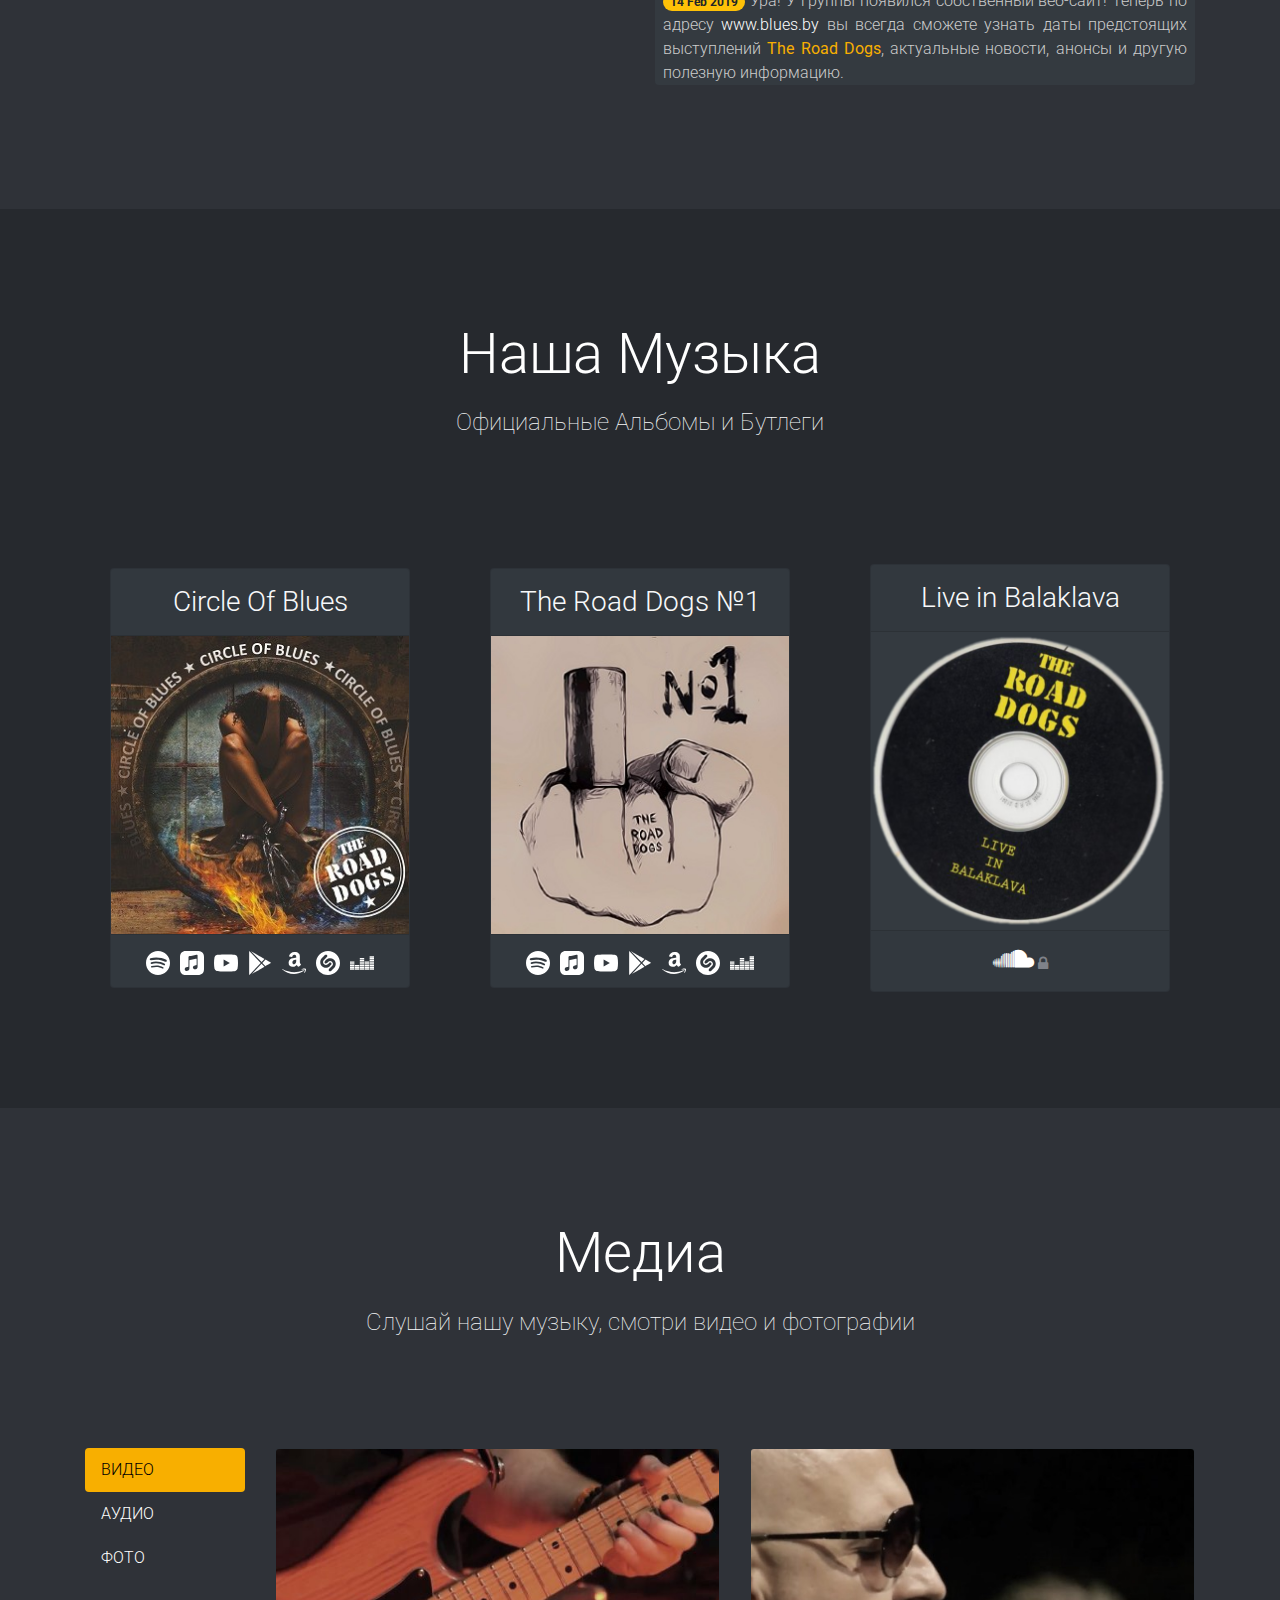
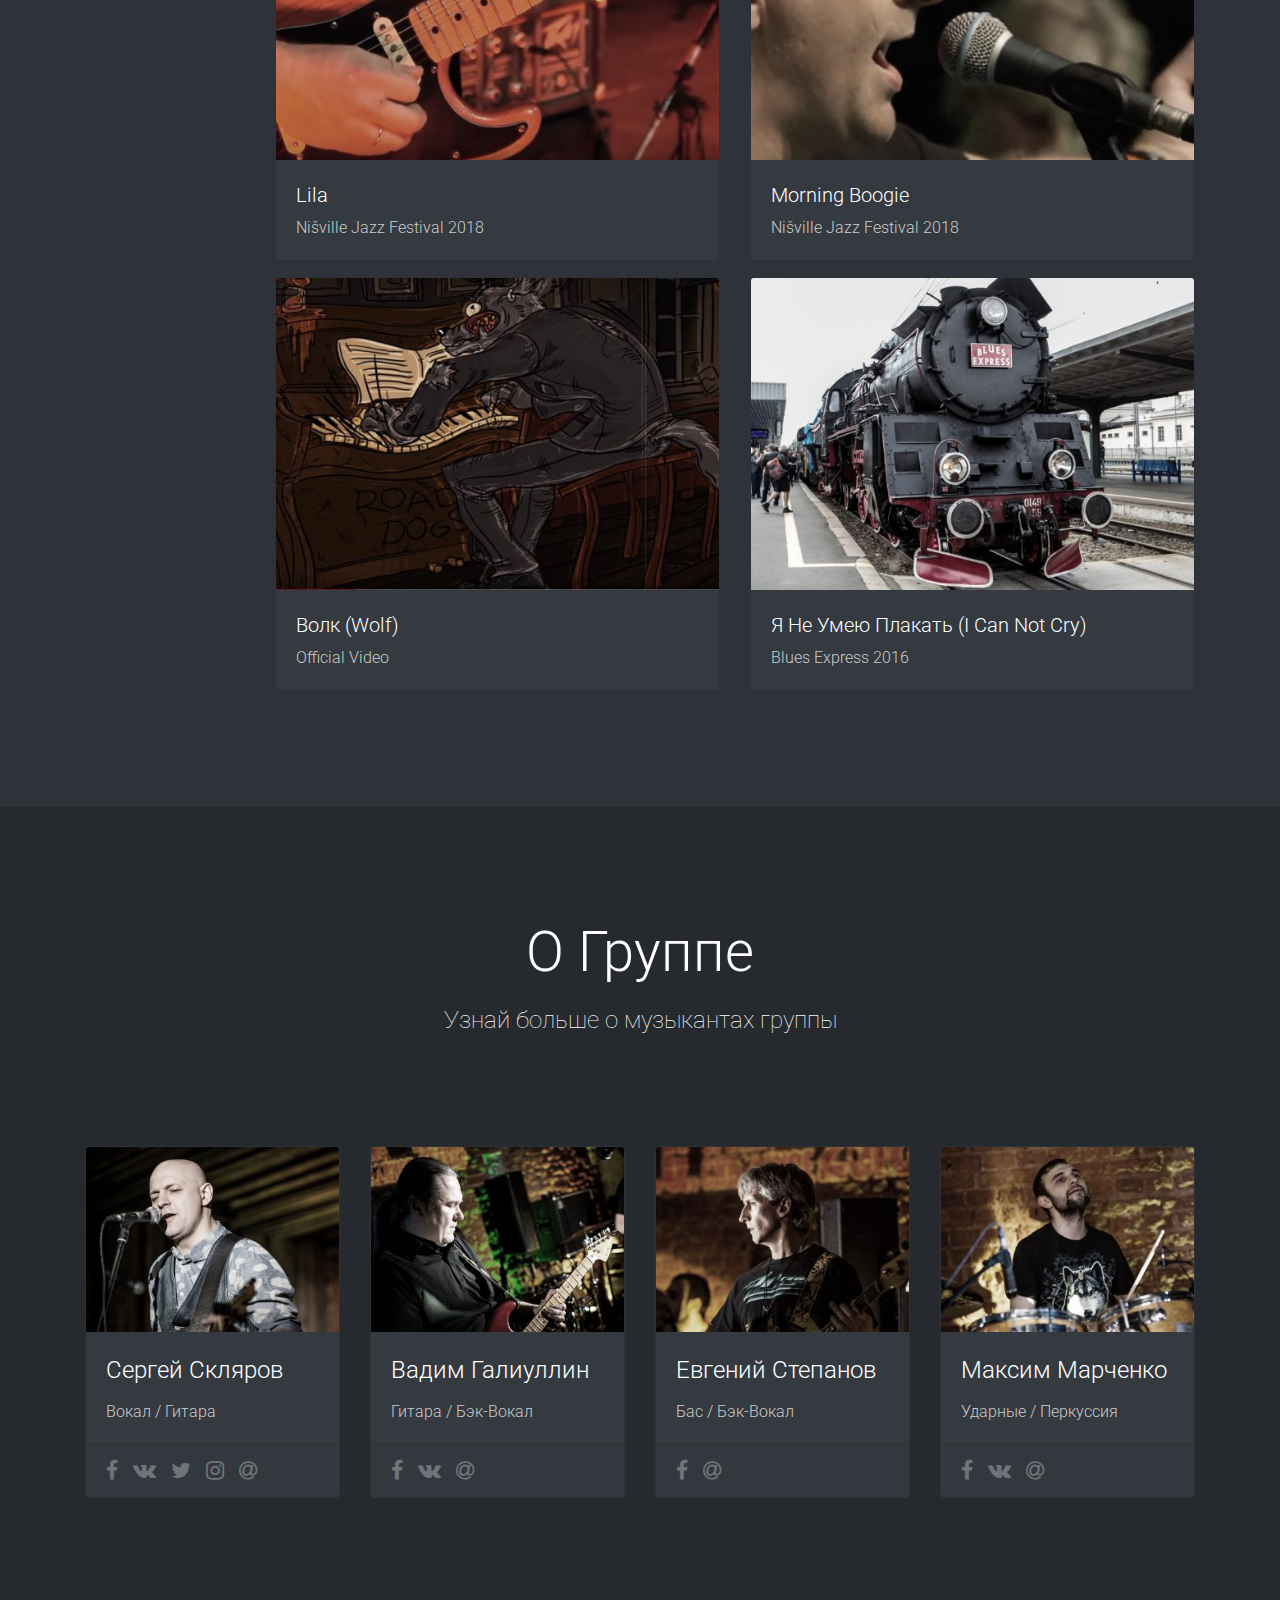
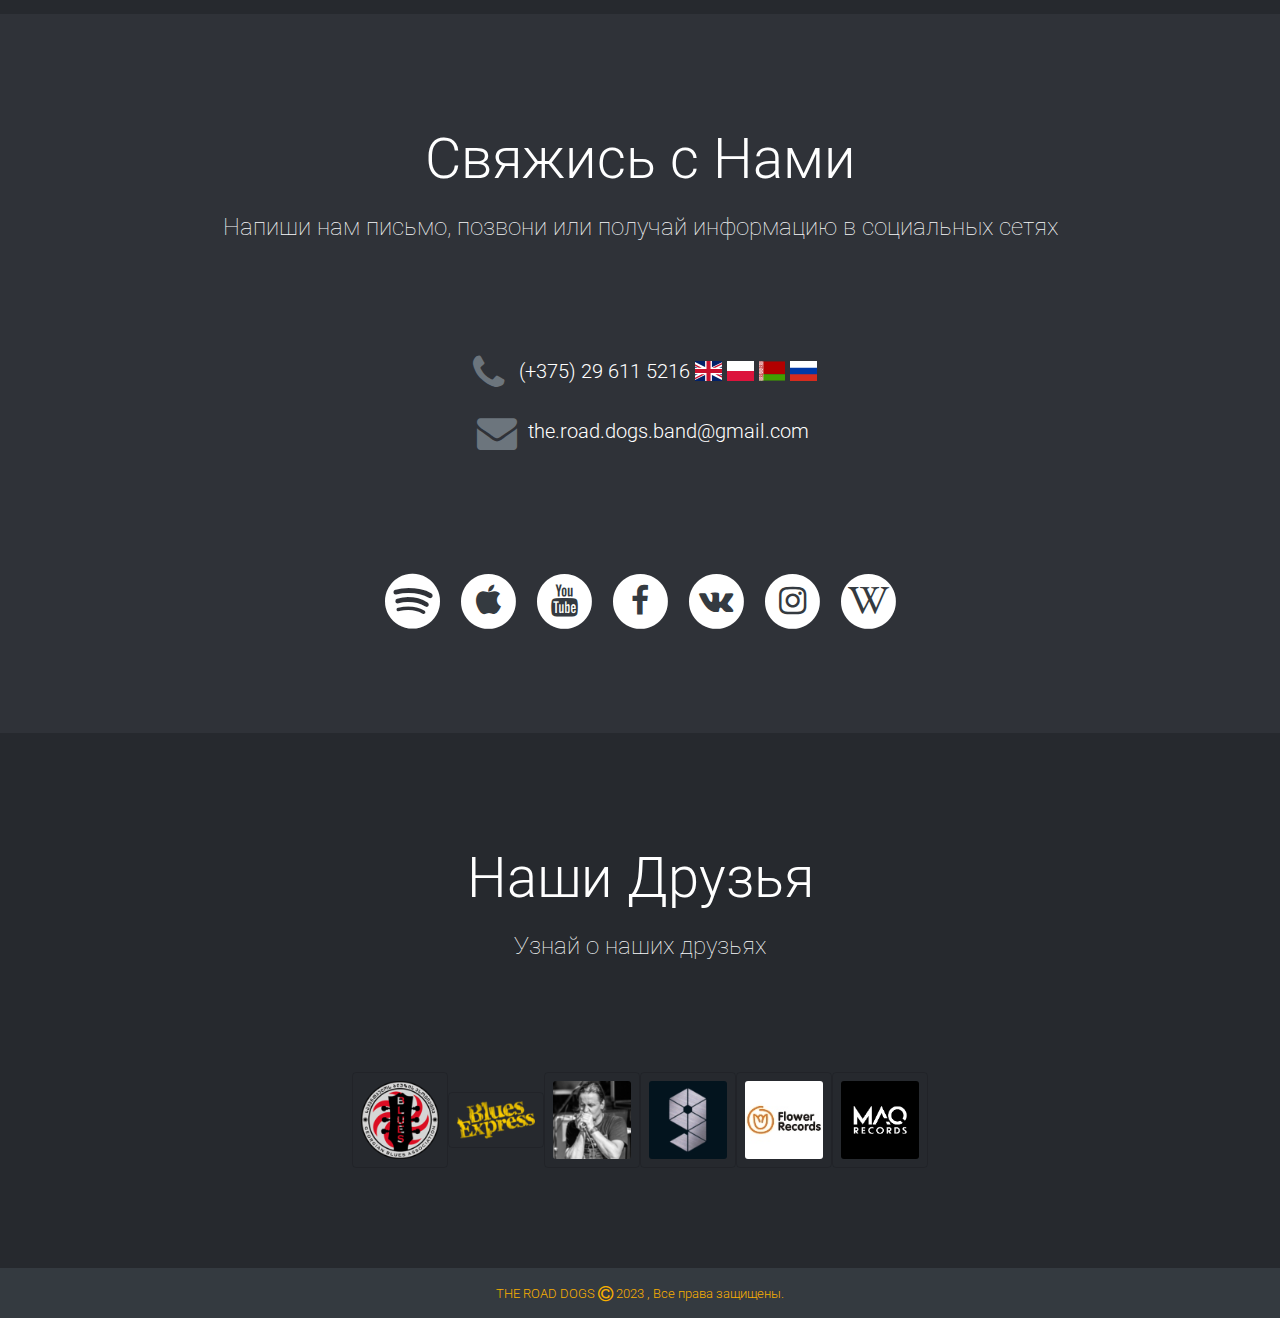
<file: ru/index.html>
<!DOCTYPE html><html lang="ru"><head><meta charset="utf-8" /><meta name="description" content="The Road Dogs - музыкальная группа из Беларуси, играющая в стиле блюз-рок (Официальный веб-сайт)" /><meta http-equiv="X-UA-Compatible" content="IE=edge" /><meta name="viewport" content="width=device-width, initial-scale=1, maximum-scale=1" /><title>The Road Dogs | Блюз из Беларуси</title><link rel="alternate" hreflang="en" href="http://blues.by/" /><link rel="alternate" hreflang="be" href="http://blues.by/be/" /><link href="../img/fav/favicon.ico" rel="shortcut icon" /><link rel="apple-touch-icon" sizes="180x180" href="../img/fav/apple-touch-icon-180x180.png" /><meta name="theme-color" content="#26292e" /><link href="../libs/bootstrap/dist/css/bootstrap.min.css" rel="stylesheet" /><link href="../libs/font-awesome/css/font-awesome.min.css" rel="stylesheet" /><link href="../libs/vegas/dist/vegas.min.css" rel="stylesheet" /><link href="../libs/@fancyapps/fancybox/dist/jquery.fancybox.min.css" rel="stylesheet" /><link href="../libs/bootstrap-select/dist/css/bootstrap-select.min.css" rel="stylesheet" /><link href="../libs/flag-icon-css/css/flag-icon.min.css" rel="stylesheet" /><link href="https://fonts.googleapis.com/css?family=Roboto:100,300,400,500,700,900&amp;subset=cyrillic" rel="stylesheet" /><link href="../css/app.min.css" rel="stylesheet" /></head><body data-spy="scroll" data-target="#menu"><section id="home"><div class="logo-container vertical-center"><div class="logo-wrap"> <img src="../img/logo/logo600.png" class="logo img-fluid" alt="The Road Dogs" /></div></div><select class="lang-picker" data-width="fit" data-style="bg-dark text-light"> <option data-icon="flag-icon flag-icon-gb" value="en">English</option> <option data-icon="flag-icon flag-icon-by" value="be">Беларускі</option> <option data-icon="flag-icon flag-icon-ru" value="ru">Русский</option> </select><div class="pull-right m-2"> <a href="https://open.spotify.com/artist/1TNYqK3OfFwYFSZwFaE9TI" target="_blank" class="social-link align-self-center px-0"> <span class="fa-stack fa-1x" data-toggle="tooltip" data-placement="bottom" title="Spotify"> <i class="fa fa-spotify fa-stack-1x fa-2x"></i> </span> </a> <a href="https://itunes.apple.com/lu/artist/the-road-dogs/1253985168" target="_blank" class="social-link align-self-center px-0"> <span class="fa-stack fa-1x" data-toggle="tooltip" data-placement="bottom" title="Apple Music"> <i class="fa fa-circle fa-stack-2x"></i> <i class="fa fa-apple fa-stack-1x text-dark"></i> </span> </a> <a href="http://www.youtube.com/@roaddogs" target="_blank" class="social-link align-self-center px-0"> <span class="fa-stack fa-1x" data-toggle="tooltip" data-placement="bottom" title="Youtube Channel"> <i class="fa fa-circle fa-stack-2x"></i> <i class="fa fa-youtube fa-stack-1x text-dark"></i> </span> </a> <a href="http://facebook.com/theroaddogs" target="_blank" class="social-link align-self-center px-0"> <span class="fa-stack fa-1x" data-toggle="tooltip" data-placement="bottom" title="Facebook Group"> <i class="fa fa-circle fa-stack-2x"></i> <i class="fa fa-facebook fa-stack-1x text-dark"></i> </span> </a> <a href="http://vk.com/trdband" target="_blank" class="social-link align-self-center px-0"> <span class="fa-stack fa-1x" data-toggle="tooltip" data-placement="bottom" title="VKontakte Group"> <i class="fa fa-circle fa-stack-2x"></i> <i class="fa fa-vk fa-stack-1x text-dark"></i> </span> </a> <a href="http://www.instagram.com/the_road_dogs_official" target="_blank" class="social-link align-self-center px-0"> <span class="fa-stack fa-1x" data-toggle="tooltip" data-placement="bottom" title="Instagram Profile"> <i class="fa fa-circle fa-stack-2x"></i> <i class="fa fa-instagram fa-stack-1x text-dark"></i> </span> </a> <a href="https://be.wikipedia.org/wiki/The_Road_Dogs" target="_blank" class="social-link align-self-center px-0"> <span class="fa-stack fa-1x" data-toggle="tooltip" data-placement="bottom" title="Wikipedia Article"> <i class="fa fa-circle fa-stack-2x"></i> <i class="fa fa-wikipedia-w fa-stack-1x text-dark"></i> </span> </a></div><div class="control-nav"> <a id="prev-slide" class="load-item float-left"> <i class="fa fa-angle-left" aria-hidden="true"></i> </a> <a id="next-slide" class="load-item float-left"> <i class="fa fa-angle-right" aria-hidden="true"></i> </a><ul id="slide-list"><li class="slide-link-0 current-slide"> <a></a></li><li class="slide-link-1"> <a></a></li><li class="slide-link-2"> <a></a></li><li class="slide-link-3"> <a></a></li><li class="slide-link-4"> <a></a></li></ul><a id="next-section" class="page-scroll float-right" href="#about"> <i class="fa fa-angle-down" aria-hidden="true"></i> </a></div></section><header><div class="sticky-nav"> <a id="trd-logo" class="logo-link vertical-top page-scroll" href="#home" title="The Road Dogs | Блюз из Беларуси"> <img src="../img/logo/logo100.png" class="d-inline-block align-top" alt="Logo" /> </a><nav class="navbar nav-fill navbar-expand-lg navbar-dark bg-dark"> <span class="navbar-brand nav-item d-lg-none ml-5 v-xss-none">Блюз из Беларуси</span> <button class="navbar-toggler p-2" type="button" data-toggle="collapse" data-target="#menu" aria-controls="menu" aria-expanded="false" aria-label="Toggle navigation"> <span class="navbar-toggler-icon"></span> </button><div id="menu" class="collapse navbar-collapse justify-content-end"><ul id="menu-nav" class="navbar-nav"><li class="nav-item mr-3"> <a href="#home" class="page-scroll nav-link">Главная</a></li><li class="nav-item mr-3"> <a href="#about" class="page-scroll nav-link">О Нас</a></li><li class="nav-item mr-3"> <a href="#events" class="page-scroll nav-link">События</a></li><li class="nav-item mr-3"> <a href="#music" class="page-scroll nav-link">Музыка</a></li><li class="nav-item mr-3"> <a href="#media" class="page-scroll nav-link">Медиа</a></li><li class="nav-item mr-3"> <a href="#band" class="page-scroll nav-link">Группа</a></li><li class="nav-item mr-3"> <a href="#contacts" class="page-scroll nav-link">Контакты</a></li><li class="nav-item mr-3"> <a href="#friends" class="page-scroll nav-link">Друзья</a></li><li class="nav-item"> <select class="lang-picker d-none d-lg-block" data-width="fit" data-style="bg-transparent text-light"> <option data-icon="flag-icon flag-icon-gb" value="en"></option> <option data-icon="flag-icon flag-icon-by" value="be"></option> <option data-icon="flag-icon flag-icon-ru" value="ru"></option> </select></li><li class="nav-item d-lg-none"><div class="d-inline-flex"> <a href="/#about" class="flag-icon flag-icon-gb mx-3"></a> <a href="/be/#about" class="flag-icon flag-icon-by mx-3"></a> <a href="/ru/#about" class="flag-icon flag-icon-ru mx-3"></a></div></li></ul></div></nav></div></header><section id="about" class="page-alternate"><div class="container pt-5"><div class="jumbotron text-center bg-transparent"><h1 class="display-4">The Road Dogs</h1><p class="lead title-lead text-light">Блюз-рок группа из Беларуси</p></div><div class="row"><div class="col-sm-12 col-md-6"> <img src="../img/band/band-1.jpg" class="img-fluid pb-3" alt="Band Image #1" /></div><div class="col-sm-12 col-md-6 d-md-block d-none"> <img src="../img/band/band-2.jpg" class="img-fluid pb-3" alt="Band Image #2" /></div><div class="col"><p class="trd-text-block text-justify">Группа <span class="trd-band">The Road Dogs</span> была основана в 2007 году в Минске и изначально была практически полностью обращена к блюз-року 1970х годов. В дальнейшем музыкальный стиль был расширен до современного блюза и на сегодня представляет из себя сплав традиций корневого блюза, южного рока, фанка, соула и госпела. Группа имеют за плечами десятилетний опыт выступлений и активно выступает в клубах, на больших сценах, различных международных блюзовых фестивалях (<strong>Suwałki Blues Festival</strong>, <strong>Nišville Jazz Festival</strong>, <strong>Blues Express</strong>) в Польше, Грузии, Сербии, Чехии, Беларуси и России. В обойме группы авторский материал на английском, польском, белорусском и русском языках, а неотъемлемой частью любого выступления являются ирония и юмор.</p></div></div></div></section><section id="events" class="page"><div class="container pt-5"><div class="jumbotron text-center bg-transparent"><h1 class="display-4">Новости и Концерты</h1><p class="lead title-lead text-light">Будь в курсе новостей и предстоящих выступлений</p></div><div class="row"><div class="col-lg-6"><h4 class="text-uppercase">Концерты</h4><div class="d-flex justify-content-between flex-nowrap align-items-center my-3 bg-dark rounded card-event"><h4>Нет запланированных выступлений. Будьте на связи...</h4></div></div><div class="col-lg-6 mt-5 mt-lg-0"><h4 class="text-uppercase">Новости</h4><div class="align-items-start mb-4 bg-dark rounded card-news"><p class="trd-text-block text-justify px-2"> <span class="badge badge-pill badge-warning">01 Jul 2023</span> Хорошая новость! Новый материал для третьего студийного альбома уже практически полность записан и будет отправлен на сведение и мастеринг. Запись треков продолжалась в течение 2023-го года на студии <a href="https://www.maqrecords.pl/" target="_blank">MAQ Records</a> с мастером своего дела и прекрасным человеком Michał Kuczera. Очень скоро мы объявим дату нашего нового релиза!</p></div><div class="align-items-start mb-4 bg-dark rounded card-news"><p class="trd-text-block text-justify px-2"> <span class="badge badge-pill badge-warning">14 Jan 2020</span> Уже совсем скоро всех ценителей блюза ждёт серия концертов с лучшим блюзовым харпером Польши <a href="http://kielak.pl">Michał Kielak</a>. Михал признан блюзовым харпером №1 в Польше на протяжении нескольких лет. Ждем вас, друзья, на наших огненных концертах в вашем городе!<div class="card bg-dark photo px-2"> <a data-fancybox="gallery" class="hover-wrap fancybox-media" data-fancybox-group="image" href="../img/media/news/kielak_2020.jpg"><div class="image-wrap"><div class="hover-wrap"> <span class="overlay-img"></span> <span class="overlay-img-thumb fa fa-4x fa-camera"></span></div><img class="card-img-top" src="../img/media/news/kielak_2020_thumb.jpg" alt="Michał Kielak" /></div></a></div></p></div><div class="align-items-start mb-4 bg-dark rounded card-news"><p class="trd-text-block text-justify px-2"> <span class="badge badge-pill badge-warning">20 Jun 2019</span> <span class="trd-band">The Road Dogs</span> примет участие в культурной программе 2-х Европейских Игр:<ul><li>23 июня - Фан зона у Дворца Спорта</li><li>24 июня - Концертная площадка “Bright Stage” в Олимпийской Деревне</li></ul></p></div><div class="align-items-start mb-4 bg-dark rounded card-news"><p class="trd-text-block text-justify px-2"> <span class="badge badge-pill badge-warning">14 Apr 2019</span> <span class="trd-band">The Road Dogs</span> завершили работу над вторым студийным альбомом! Запись диска началась в 2013 году, когда были записаны первые песни и, после долгого перерыва, была полностью завершена весной 2019 года. Мы работали над альбомом в минских студиях <a href="http://mapletreestudio.net" target="_blank">Maple Tree</a> и <a href="http://www.facebook.com/soundstudio9" target="_blank">Studio 9</a>. В записи, кроме музыкантов группы, принимала участие международная команда музыкантов - ведущий блюзовый харпер Польши <a href="http://kielak.pl" target="_blank">Михал Келак</a> и американский композитор и гитарист из штата Теннесси <b>Michael Ward</b>. О времени релиза нового альбома говорить пока преждевременно – в настоящий момент <span class="trd-band">The Road Dogs</span> ведут работу по поиску лейбла, на котором выйдет новый, долгожданный альбом.</p></div><div class="align-items-start mb-4 bg-dark rounded card-news"><p class="trd-text-block text-justify px-2"> <span class="badge badge-pill badge-warning">14 Feb 2019</span> Ура! У группы появился собственный веб-сайт! Теперь по адресу <a href="http://blues.by" target="_blank">www.blues.by</a> вы всегда cможете узнать даты предстоящих выступлений <span class="trd-band">The Road Dogs</span>, актуальные новости, анонсы и другую полезную информацию.</p></div></div></div></div></section><section id="music" class="page-alternate"><div class="container pt-5"><div class="jumbotron text-center bg-transparent"><h1 class="display-4">Наша Музыка</h1><p class="lead title-lead text-light">Официальные Альбомы и Бутлеги</p></div><div class="row justify-content-center align-items-center"><div class="col-12 col-md-6 col-lg-4"><div class="card card-music bg-dark mx-auto my-3"><h3 class="card-header text-center text-light">Circle Of Blues</h3><div class="image-wrap"><div class="hover-wrap"> <span class="overlay-img"></span> <span class="overlay-text-thumb">Официальный Альбом - 2019</span></div><img src="../img/media/cd/cob.jpg" alt="Album №1" /></div><div class="card-footer text-center px-1"><div class="sound-service" data-toggle="tooltip" data-placement="bottom" title=" Spotify"> <a class="brand" target="_blank" href="https://open.spotify.com/album/66KMSEJIdcrzepCzd5VfTe"> <svg aria-labelledby="simpleicons-googleplay-icon" role="img" xmlns="http://www.w3.org/2000/svg"><path d="M12 0C5.4 0 0 5.4 0 12s5.4 12 12 12 12-5.4 12-12S18.66 0 12 0zm5.521 17.34c-.24.359-.66.48-1.021.24-2.82-1.74-6.36-2.101-10.561-1.141-.418.122-.779-.179-.899-.539-.12-.421.18-.78.54-.9 4.56-1.021 8.52-.6 11.64 1.32.42.18.479.659.301 1.02zm1.44-3.3c-.301.42-.841.6-1.262.3-3.239-1.98-8.159-2.58-11.939-1.38-.479.12-1.02-.12-1.14-.6-.12-.48.12-1.021.6-1.141C9.6 9.9 15 10.561 18.72 12.84c.361.181.54.78.241 1.2zm.12-3.36C15.24 8.4 8.82 8.16 5.16 9.301c-.6.179-1.2-.181-1.38-.721-.18-.601.18-1.2.72-1.381 4.26-1.26 11.28-1.02 15.721 1.621.539.3.719 1.02.419 1.56-.299.421-1.02.599-1.559.3z" /> </svg> </a></div><div class="sound-service" data-toggle="tooltip" data-placement="bottom" title=" Apple Music"> <a class="brand" target="_blank" href="https://music.apple.com/lu/album/circle-of-blues/1491515358"> <svg aria-labelledby="simpleicons-googleplay-icon" role="img" xmlns="http://www.w3.org/2000/svg"><path d="M23.997 6.124c0-.738-.065-1.47-.24-2.19-.317-1.31-1.062-2.31-2.18-3.043C21.003.517 20.373.285 19.7.164c-.517-.093-1.038-.135-1.564-.15-.04-.003-.083-.01-.124-.013H5.988c-.152.01-.303.017-.455.026C4.786.07 4.043.15 3.34.428 2.004.958 1.04 1.88.475 3.208c-.192.448-.292.925-.363 1.408-.056.392-.088.785-.1 1.18 0 .032-.007.062-.01.093v12.223c.01.14.017.283.027.424.05.815.154 1.624.497 2.373.65 1.42 1.738 2.353 3.234 2.802.42.127.856.187 1.293.228.555.053 1.11.06 1.667.06h11.03c.525 0 1.048-.034 1.57-.1.823-.106 1.597-.35 2.296-.81.84-.553 1.472-1.287 1.88-2.208.186-.42.293-.87.37-1.324.113-.675.138-1.358.137-2.04-.002-3.8 0-7.595-.003-11.393zm-6.423 3.99v5.712c0 .417-.058.827-.244 1.206-.29.59-.76.962-1.388 1.14-.35.1-.706.157-1.07.173-.95.045-1.773-.6-1.943-1.536-.142-.773.227-1.624 1.038-2.022.323-.16.67-.25 1.018-.324.378-.082.758-.153 1.134-.24.274-.063.457-.23.51-.516.014-.063.02-.13.02-.193 0-1.815 0-3.63-.002-5.443 0-.062-.01-.125-.026-.185-.04-.15-.15-.243-.304-.234-.16.01-.318.035-.475.066-.76.15-1.52.303-2.28.456l-2.326.47-1.374.278c-.016.003-.032.01-.048.013-.277.077-.377.203-.39.49-.002.042 0 .086 0 .13-.002 2.602 0 5.204-.003 7.805 0 .42-.047.836-.215 1.227-.278.64-.77 1.04-1.434 1.233-.35.1-.71.16-1.075.172-.96.036-1.755-.6-1.92-1.544-.14-.812.23-1.685 1.154-2.075.357-.15.73-.232 1.108-.31.287-.06.575-.116.86-.177.383-.083.583-.323.6-.714v-.15c0-2.96 0-5.922.002-8.882 0-.123.013-.25.042-.37.07-.285.273-.448.546-.518.255-.066.515-.112.774-.165.733-.15 1.466-.296 2.2-.444l2.27-.46c.67-.134 1.34-.27 2.01-.403.22-.043.443-.088.664-.106.31-.025.523.17.554.482.008.073.012.148.012.223.002 1.91.002 3.822 0 5.732z" /> </svg> </a></div><div class="sound-service" data-toggle="tooltip" data-placement="bottom" title=" YouTube Music"> <a class="brand" target="_blank" href="https://music.youtube.com/playlist?list=OLAK5uy_lK_nmhCg9yB00Ub3AQ2rT4k2wWwM4pqlA"> <svg aria-labelledby="simpleicons-googleplay-icon" role="img" xmlns="http://www.w3.org/2000/svg"><path d="M23.495 6.205a3.007 3.007 0 0 0-2.088-2.088c-1.87-.501-9.396-.501-9.396-.501s-7.507-.01-9.396.501A3.007 3.007 0 0 0 .527 6.205a31.247 31.247 0 0 0-.522 5.805 31.247 31.247 0 0 0 .522 5.783 3.007 3.007 0 0 0 2.088 2.088c1.868.502 9.396.502 9.396.502s7.506 0 9.396-.502a3.007 3.007 0 0 0 2.088-2.088 31.247 31.247 0 0 0 .5-5.783 31.247 31.247 0 0 0-.5-5.805zM9.609 15.601V8.408l6.264 3.602z" /> </svg> </a></div><div class="sound-service" data-toggle="tooltip" data-placement="bottom" title=" Google Play"> <a class="brand" target="_blank" href="https://play.google.com/store/music/album/The_Road_Dogs_Circle_Of_Blues?id=Bs4k5e7h7i5owoiov7eqmqjnrgu"> <svg aria-labelledby="simpleicons-googleplay-icon" role="img" xmlns="http://www.w3.org/2000/svg"><path d="M1.22 0c-.03.093-.06.185-.06.308v23.229c0 .217.061.34.184.463l11.415-12.093L1.22 0zm12.309 12.708l2.951 3.045-4.213 2.4s-5.355 3.044-8.308 4.739l9.57-10.184zm.801-.831l3.166 3.292c.496-.276 4.371-2.492 4.924-2.8.584-.338.525-.8.029-1.046-.459-.255-4.334-2.475-4.92-2.835l-3.203 3.392.004-.003zm-.803-.8l2.984-3.169-4.259-2.431S5.309 1.505 2.999.179l10.53 10.898h-.002z" /> </svg> </a></div><div class="sound-service" data-toggle="tooltip" data-placement="bottom" title=" Amazon Music"> <a class="brand" target="_blank" href="https://www.amazon.com/Circle-Blues-Road-Dogs/dp/B082MPXQ4T"> <svg aria-labelledby="simpleicons-googleplay-icon" role="img" xmlns="http://www.w3.org/2000/svg"><path d="M.045 18.02c.072-.116.187-.124.348-.022 3.636 2.11 7.594 3.166 11.87 3.166 2.852 0 5.668-.533 8.447-1.595l.315-.14c.138-.06.234-.1.293-.13.226-.088.39-.046.525.13.12.174.09.336-.12.48-.256.19-.6.41-1.006.654-1.244.743-2.64 1.316-4.185 1.726-1.53.406-3.045.61-4.516.61-2.265 0-4.41-.396-6.435-1.187-2.02-.794-3.82-1.91-5.43-3.35-.1-.074-.15-.15-.15-.22 0-.047.02-.09.05-.13zm6.565-6.218c0-1.005.247-1.863.743-2.577.495-.71 1.17-1.25 2.04-1.615.796-.335 1.756-.575 2.912-.72.39-.046 1.033-.103 1.92-.174v-.37c0-.93-.105-1.558-.3-1.875-.302-.43-.78-.65-1.44-.65h-.182c-.48.046-.896.196-1.246.46-.35.27-.575.63-.675 1.096-.06.3-.206.465-.435.51l-2.52-.315c-.248-.06-.372-.18-.372-.39 0-.046.007-.09.022-.15.247-1.29.855-2.25 1.82-2.88.976-.616 2.1-.975 3.39-1.05h.54c1.65 0 2.957.434 3.888 1.29.135.15.27.3.405.48.12.165.224.314.283.45.075.134.15.33.195.57.06.254.105.42.135.51.03.104.062.3.076.615.01.313.02.493.02.553v5.28c0 .376.06.72.165 1.036.105.313.21.54.315.674l.51.674c.09.136.136.256.136.36 0 .12-.06.226-.18.314-1.2 1.05-1.86 1.62-1.963 1.71-.165.135-.375.15-.63.045-.195-.166-.375-.332-.526-.496l-.31-.347c-.06-.074-.166-.21-.317-.42l-.3-.435c-.81.886-1.603 1.44-2.4 1.665-.494.15-1.093.227-1.83.227-1.11 0-2.04-.343-2.76-1.034-.72-.69-1.08-1.665-1.08-2.94l-.05-.076zm3.753-.438c0 .566.14 1.02.425 1.364.285.34.675.512 1.155.512.045 0 .106-.007.195-.02.09-.016.134-.023.166-.023.614-.16 1.08-.553 1.424-1.178.165-.28.285-.58.36-.91.09-.32.12-.59.135-.8.015-.195.015-.54.015-1.005v-.54c-.84 0-1.484.06-1.92.18-1.275.36-1.92 1.17-1.92 2.43l-.035-.02zm9.162 7.027c.03-.06.075-.11.132-.17.362-.243.714-.41 1.05-.5.55-.133 1.09-.222 1.612-.24.14-.012.28 0 .41.03.65.06 1.05.168 1.172.33.063.09.09.228.09.39v.15c0 .51-.14 1.11-.415 1.8-.278.69-.664 1.248-1.156 1.68-.073.06-.14.09-.197.09-.03 0-.06 0-.09-.012-.09-.044-.107-.12-.064-.24.54-1.26.806-2.143.806-2.64 0-.15-.03-.27-.087-.344-.145-.166-.55-.257-1.224-.257-.243 0-.533.016-.87.046-.363.045-.7.09-1 .135-.09 0-.148-.014-.18-.044-.03-.03-.036-.047-.02-.077 0-.017.006-.03.02-.063v-.06z" /> </svg> </a></div><div class="sound-service" data-toggle="tooltip" data-placement="bottom" title=" Shazam"> <a class="brand" target="_blank" href="https://www.shazam.com/track/504731711/circle-of-blues"> <svg aria-labelledby="simpleicons-googleplay-icon" role="img" xmlns="http://www.w3.org/2000/svg"><path d="M12 0C5.373 0-.001 5.371-.001 12c0 6.625 5.374 12 12.001 12s12-5.375 12-12c0-6.629-5.373-12-12-12M9.872 16.736c-1.287 0-2.573-.426-3.561-1.281-1.214-1.049-1.934-2.479-2.029-4.024-.09-1.499.42-2.944 1.436-4.067C6.86 6.101 8.907 4.139 8.993 4.055c.555-.532 1.435-.511 1.966.045.53.557.512 1.439-.044 1.971-.021.02-2.061 1.976-3.137 3.164-.508.564-.764 1.283-.719 2.027.049.789.428 1.529 1.07 2.086.844.73 2.51.891 3.553-.043.619-.559 1.372-1.377 1.38-1.386.52-.567 1.4-.603 1.965-.081.565.52.603 1.402.083 1.969-.035.035-.852.924-1.572 1.572-1.005.902-2.336 1.357-3.666 1.357m8.41-.099c-1.143 1.262-3.189 3.225-3.276 3.309-.27.256-.615.385-.96.385-.368 0-.732-.145-1.006-.43-.531-.559-.512-1.439.044-1.971.021-.02 2.063-1.977 3.137-3.166.508-.563.764-1.283.719-2.027-.048-.789-.428-1.529-1.07-2.084-.844-.73-2.51-.893-3.552.044-.621.556-1.373 1.376-1.38 1.384-.521.566-1.399.604-1.966.084-.564-.521-.604-1.404-.082-1.971.034-.037.85-.926 1.571-1.573 1.979-1.778 5.221-1.813 7.227-.077 1.214 1.051 1.935 2.48 2.028 4.025.092 1.497-.419 2.945-1.434 4.068" /> </svg> </a></div><div class="sound-service" data-toggle="tooltip" data-placement="bottom" title=" Deezer"> <a class="brand" target="_blank" href="https://www.deezer.com/us/album/123028802"> <svg aria-labelledby="simpleicons-googleplay-icon" role="img" xmlns="http://www.w3.org/2000/svg"><path d="M14.717 18.695h4.375V17.37h-4.377v1.325h.002zm-9.81 0H9.28V17.37H4.906v1.325h.004zm-4.907 0h4.375V17.37H0v1.325zm9.81 0h4.38V17.37H9.81v1.325zm9.815 0H24V17.37h-4.375v1.325zm0-1.724H24v-1.32h-4.375v1.34-.01zm-9.814 0h4.39v-1.32H9.81v1.34-.01zm-9.81 0h4.38v-1.32H0v1.34-.01zm4.91 0h4.38v-1.32H4.91v1.34l.002-.01zm9.83 0h4.38v-1.32h-4.4v1.34l.017-.01zm0-1.72h4.38v-1.32h-4.4v1.33h.017zm-9.805 0h4.36v-1.32H4.91v1.33h.016zm-4.906 0h4.36v-1.32H0v1.33h.016zm9.81 0h4.38v-1.32h-4.4v1.33h.016zm9.825 0H24v-1.32h-4.375v1.33h.027zm0-1.72H24V12.2h-4.375v1.326h.027zm-9.81 0h4.363V12.2h-4.4v1.326h.033zm-9.81 0H4.4V12.2H0v1.326h.03zm14.73 0h4.38V12.2h-4.43v1.326h.044zm0-1.72h4.38v-1.33h-4.43v1.32h.044zm-14.73 0H4.4v-1.32H0v1.32h.03zm9.81 0h4.38v-1.32H9.81v1.32h.032zm9.81 0H24v-1.33h-4.375v1.328l.027-.002zM9.81 10.08h4.38V8.754H9.81v1.326zm9.815-.002H24V8.753h-4.375v1.325zM9.81 8.355h4.38V7.028H9.81v1.327zm9.815 0H24V7.028h-4.375v1.327zm0-1.725H24V5.304h-4.375V6.63z" /> </svg> </a></div></div></div></div><div class="col-12 col-md-6 col-lg-4"><div class="card card-music bg-dark mx-auto my-3"><h3 class="card-header text-center text-light">The Road Dogs №1</h3><div class="image-wrap"><div class="hover-wrap"> <span class="overlay-img"></span> <span class="overlay-text-thumb">Официальный Альбом - 2013</span></div><img src="../img/media/cd/n1.jpg" alt="Album №1" /></div><div class="card-footer text-center px-1"><div class="sound-service" data-toggle="tooltip" data-placement="bottom" title=" Spotify"> <a class="brand" target="_blank" href="https://open.spotify.com/album/31CdA0ZbWAjgkq6BYy5Wt6"> <svg aria-labelledby="simpleicons-googleplay-icon" role="img" xmlns="http://www.w3.org/2000/svg"><path d="M12 0C5.4 0 0 5.4 0 12s5.4 12 12 12 12-5.4 12-12S18.66 0 12 0zm5.521 17.34c-.24.359-.66.48-1.021.24-2.82-1.74-6.36-2.101-10.561-1.141-.418.122-.779-.179-.899-.539-.12-.421.18-.78.54-.9 4.56-1.021 8.52-.6 11.64 1.32.42.18.479.659.301 1.02zm1.44-3.3c-.301.42-.841.6-1.262.3-3.239-1.98-8.159-2.58-11.939-1.38-.479.12-1.02-.12-1.14-.6-.12-.48.12-1.021.6-1.141C9.6 9.9 15 10.561 18.72 12.84c.361.181.54.78.241 1.2zm.12-3.36C15.24 8.4 8.82 8.16 5.16 9.301c-.6.179-1.2-.181-1.38-.721-.18-.601.18-1.2.72-1.381 4.26-1.26 11.28-1.02 15.721 1.621.539.3.719 1.02.419 1.56-.299.421-1.02.599-1.559.3z" /> </svg> </a></div><div class="sound-service" data-toggle="tooltip" data-placement="bottom" title=" Apple Music"> <a class="brand" target="_blank" href="https://itunes.apple.com/lu/album/1/id1253985165"> <svg aria-labelledby="simpleicons-googleplay-icon" role="img" xmlns="http://www.w3.org/2000/svg"><path d="M23.997 6.124c0-.738-.065-1.47-.24-2.19-.317-1.31-1.062-2.31-2.18-3.043C21.003.517 20.373.285 19.7.164c-.517-.093-1.038-.135-1.564-.15-.04-.003-.083-.01-.124-.013H5.988c-.152.01-.303.017-.455.026C4.786.07 4.043.15 3.34.428 2.004.958 1.04 1.88.475 3.208c-.192.448-.292.925-.363 1.408-.056.392-.088.785-.1 1.18 0 .032-.007.062-.01.093v12.223c.01.14.017.283.027.424.05.815.154 1.624.497 2.373.65 1.42 1.738 2.353 3.234 2.802.42.127.856.187 1.293.228.555.053 1.11.06 1.667.06h11.03c.525 0 1.048-.034 1.57-.1.823-.106 1.597-.35 2.296-.81.84-.553 1.472-1.287 1.88-2.208.186-.42.293-.87.37-1.324.113-.675.138-1.358.137-2.04-.002-3.8 0-7.595-.003-11.393zm-6.423 3.99v5.712c0 .417-.058.827-.244 1.206-.29.59-.76.962-1.388 1.14-.35.1-.706.157-1.07.173-.95.045-1.773-.6-1.943-1.536-.142-.773.227-1.624 1.038-2.022.323-.16.67-.25 1.018-.324.378-.082.758-.153 1.134-.24.274-.063.457-.23.51-.516.014-.063.02-.13.02-.193 0-1.815 0-3.63-.002-5.443 0-.062-.01-.125-.026-.185-.04-.15-.15-.243-.304-.234-.16.01-.318.035-.475.066-.76.15-1.52.303-2.28.456l-2.326.47-1.374.278c-.016.003-.032.01-.048.013-.277.077-.377.203-.39.49-.002.042 0 .086 0 .13-.002 2.602 0 5.204-.003 7.805 0 .42-.047.836-.215 1.227-.278.64-.77 1.04-1.434 1.233-.35.1-.71.16-1.075.172-.96.036-1.755-.6-1.92-1.544-.14-.812.23-1.685 1.154-2.075.357-.15.73-.232 1.108-.31.287-.06.575-.116.86-.177.383-.083.583-.323.6-.714v-.15c0-2.96 0-5.922.002-8.882 0-.123.013-.25.042-.37.07-.285.273-.448.546-.518.255-.066.515-.112.774-.165.733-.15 1.466-.296 2.2-.444l2.27-.46c.67-.134 1.34-.27 2.01-.403.22-.043.443-.088.664-.106.31-.025.523.17.554.482.008.073.012.148.012.223.002 1.91.002 3.822 0 5.732z" /> </svg> </a></div><div class="sound-service" data-toggle="tooltip" data-placement="bottom" title=" YouTube Music"> <a class="brand" target="_blank" href="https://music.youtube.com/playlist?list=OLAK5uy_kWszA6O8mzgTGqZklAYK5bdA5tlfOXPd4"> <svg aria-labelledby="simpleicons-googleplay-icon" role="img" xmlns="http://www.w3.org/2000/svg"><path d="M23.495 6.205a3.007 3.007 0 0 0-2.088-2.088c-1.87-.501-9.396-.501-9.396-.501s-7.507-.01-9.396.501A3.007 3.007 0 0 0 .527 6.205a31.247 31.247 0 0 0-.522 5.805 31.247 31.247 0 0 0 .522 5.783 3.007 3.007 0 0 0 2.088 2.088c1.868.502 9.396.502 9.396.502s7.506 0 9.396-.502a3.007 3.007 0 0 0 2.088-2.088 31.247 31.247 0 0 0 .5-5.783 31.247 31.247 0 0 0-.5-5.805zM9.609 15.601V8.408l6.264 3.602z" /> </svg> </a></div><div class="sound-service" data-toggle="tooltip" data-placement="bottom" title=" Google Play"> <a class="brand" target="_blank" href="https://play.google.com/store/music/album/The_Road_Dogs_1?id=Bazadw5bfhzvs5wrtdici44viou"> <svg aria-labelledby="simpleicons-googleplay-icon" role="img" xmlns="http://www.w3.org/2000/svg"><path d="M1.22 0c-.03.093-.06.185-.06.308v23.229c0 .217.061.34.184.463l11.415-12.093L1.22 0zm12.309 12.708l2.951 3.045-4.213 2.4s-5.355 3.044-8.308 4.739l9.57-10.184zm.801-.831l3.166 3.292c.496-.276 4.371-2.492 4.924-2.8.584-.338.525-.8.029-1.046-.459-.255-4.334-2.475-4.92-2.835l-3.203 3.392.004-.003zm-.803-.8l2.984-3.169-4.259-2.431S5.309 1.505 2.999.179l10.53 10.898h-.002z" /> </svg> </a></div><div class="sound-service" data-toggle="tooltip" data-placement="bottom" title=" Amazon"> <a class="brand" target="_blank" href="https://www.amazon.com/dp/B073H8Z2V5/ref=sr_1_26_rd?_encoding=UTF8&child=B073HBMHL8&qid=1508843916&sr=1-26%3C/a%3E"> <svg aria-labelledby="simpleicons-googleplay-icon" role="img" xmlns="http://www.w3.org/2000/svg"><path d="M.045 18.02c.072-.116.187-.124.348-.022 3.636 2.11 7.594 3.166 11.87 3.166 2.852 0 5.668-.533 8.447-1.595l.315-.14c.138-.06.234-.1.293-.13.226-.088.39-.046.525.13.12.174.09.336-.12.48-.256.19-.6.41-1.006.654-1.244.743-2.64 1.316-4.185 1.726-1.53.406-3.045.61-4.516.61-2.265 0-4.41-.396-6.435-1.187-2.02-.794-3.82-1.91-5.43-3.35-.1-.074-.15-.15-.15-.22 0-.047.02-.09.05-.13zm6.565-6.218c0-1.005.247-1.863.743-2.577.495-.71 1.17-1.25 2.04-1.615.796-.335 1.756-.575 2.912-.72.39-.046 1.033-.103 1.92-.174v-.37c0-.93-.105-1.558-.3-1.875-.302-.43-.78-.65-1.44-.65h-.182c-.48.046-.896.196-1.246.46-.35.27-.575.63-.675 1.096-.06.3-.206.465-.435.51l-2.52-.315c-.248-.06-.372-.18-.372-.39 0-.046.007-.09.022-.15.247-1.29.855-2.25 1.82-2.88.976-.616 2.1-.975 3.39-1.05h.54c1.65 0 2.957.434 3.888 1.29.135.15.27.3.405.48.12.165.224.314.283.45.075.134.15.33.195.57.06.254.105.42.135.51.03.104.062.3.076.615.01.313.02.493.02.553v5.28c0 .376.06.72.165 1.036.105.313.21.54.315.674l.51.674c.09.136.136.256.136.36 0 .12-.06.226-.18.314-1.2 1.05-1.86 1.62-1.963 1.71-.165.135-.375.15-.63.045-.195-.166-.375-.332-.526-.496l-.31-.347c-.06-.074-.166-.21-.317-.42l-.3-.435c-.81.886-1.603 1.44-2.4 1.665-.494.15-1.093.227-1.83.227-1.11 0-2.04-.343-2.76-1.034-.72-.69-1.08-1.665-1.08-2.94l-.05-.076zm3.753-.438c0 .566.14 1.02.425 1.364.285.34.675.512 1.155.512.045 0 .106-.007.195-.02.09-.016.134-.023.166-.023.614-.16 1.08-.553 1.424-1.178.165-.28.285-.58.36-.91.09-.32.12-.59.135-.8.015-.195.015-.54.015-1.005v-.54c-.84 0-1.484.06-1.92.18-1.275.36-1.92 1.17-1.92 2.43l-.035-.02zm9.162 7.027c.03-.06.075-.11.132-.17.362-.243.714-.41 1.05-.5.55-.133 1.09-.222 1.612-.24.14-.012.28 0 .41.03.65.06 1.05.168 1.172.33.063.09.09.228.09.39v.15c0 .51-.14 1.11-.415 1.8-.278.69-.664 1.248-1.156 1.68-.073.06-.14.09-.197.09-.03 0-.06 0-.09-.012-.09-.044-.107-.12-.064-.24.54-1.26.806-2.143.806-2.64 0-.15-.03-.27-.087-.344-.145-.166-.55-.257-1.224-.257-.243 0-.533.016-.87.046-.363.045-.7.09-1 .135-.09 0-.148-.014-.18-.044-.03-.03-.036-.047-.02-.077 0-.017.006-.03.02-.063v-.06z" /> </svg> </a></div><div class="sound-service" data-toggle="tooltip" data-placement="bottom" title=" Shazam"> <a class="brand" target="_blank" href="https://www.shazam.com/artist/204363392/the-road-dogs"> <svg aria-labelledby="simpleicons-googleplay-icon" role="img" xmlns="http://www.w3.org/2000/svg"><path d="M12 0C5.373 0-.001 5.371-.001 12c0 6.625 5.374 12 12.001 12s12-5.375 12-12c0-6.629-5.373-12-12-12M9.872 16.736c-1.287 0-2.573-.426-3.561-1.281-1.214-1.049-1.934-2.479-2.029-4.024-.09-1.499.42-2.944 1.436-4.067C6.86 6.101 8.907 4.139 8.993 4.055c.555-.532 1.435-.511 1.966.045.53.557.512 1.439-.044 1.971-.021.02-2.061 1.976-3.137 3.164-.508.564-.764 1.283-.719 2.027.049.789.428 1.529 1.07 2.086.844.73 2.51.891 3.553-.043.619-.559 1.372-1.377 1.38-1.386.52-.567 1.4-.603 1.965-.081.565.52.603 1.402.083 1.969-.035.035-.852.924-1.572 1.572-1.005.902-2.336 1.357-3.666 1.357m8.41-.099c-1.143 1.262-3.189 3.225-3.276 3.309-.27.256-.615.385-.96.385-.368 0-.732-.145-1.006-.43-.531-.559-.512-1.439.044-1.971.021-.02 2.063-1.977 3.137-3.166.508-.563.764-1.283.719-2.027-.048-.789-.428-1.529-1.07-2.084-.844-.73-2.51-.893-3.552.044-.621.556-1.373 1.376-1.38 1.384-.521.566-1.399.604-1.966.084-.564-.521-.604-1.404-.082-1.971.034-.037.85-.926 1.571-1.573 1.979-1.778 5.221-1.813 7.227-.077 1.214 1.051 1.935 2.48 2.028 4.025.092 1.497-.419 2.945-1.434 4.068" /> </svg> </a></div><div class="sound-service" data-toggle="tooltip" data-placement="bottom" title=" Deezer"> <a class="brand" target="_blank" href="http://www.deezer.com/us/album/43883001"> <svg aria-labelledby="simpleicons-googleplay-icon" role="img" xmlns="http://www.w3.org/2000/svg"><path d="M14.717 18.695h4.375V17.37h-4.377v1.325h.002zm-9.81 0H9.28V17.37H4.906v1.325h.004zm-4.907 0h4.375V17.37H0v1.325zm9.81 0h4.38V17.37H9.81v1.325zm9.815 0H24V17.37h-4.375v1.325zm0-1.724H24v-1.32h-4.375v1.34-.01zm-9.814 0h4.39v-1.32H9.81v1.34-.01zm-9.81 0h4.38v-1.32H0v1.34-.01zm4.91 0h4.38v-1.32H4.91v1.34l.002-.01zm9.83 0h4.38v-1.32h-4.4v1.34l.017-.01zm0-1.72h4.38v-1.32h-4.4v1.33h.017zm-9.805 0h4.36v-1.32H4.91v1.33h.016zm-4.906 0h4.36v-1.32H0v1.33h.016zm9.81 0h4.38v-1.32h-4.4v1.33h.016zm9.825 0H24v-1.32h-4.375v1.33h.027zm0-1.72H24V12.2h-4.375v1.326h.027zm-9.81 0h4.363V12.2h-4.4v1.326h.033zm-9.81 0H4.4V12.2H0v1.326h.03zm14.73 0h4.38V12.2h-4.43v1.326h.044zm0-1.72h4.38v-1.33h-4.43v1.32h.044zm-14.73 0H4.4v-1.32H0v1.32h.03zm9.81 0h4.38v-1.32H9.81v1.32h.032zm9.81 0H24v-1.33h-4.375v1.328l.027-.002zM9.81 10.08h4.38V8.754H9.81v1.326zm9.815-.002H24V8.753h-4.375v1.325zM9.81 8.355h4.38V7.028H9.81v1.327zm9.815 0H24V7.028h-4.375v1.327zm0-1.725H24V5.304h-4.375V6.63z" /> </svg> </a></div></div></div></div><div class="col-12 col-md-6 col-lg-4"><div class="card card-music bg-dark mx-auto my-3"><h3 class="card-header text-center text-light">Live in Balaklava</h3><div class="image-wrap"><div class="hover-wrap"> <span class="overlay-img"></span> <span class="overlay-text-thumb">Любительский Бутлег - 2011</span></div><img src="../img/media/cd/live.png" alt="Live CD" /></div><div class="card-footer text-center px-1"> <a href="http://soundcloud.com/the-road-dogs-blues-band/sets/live-in-balaklava" target="_blank"> <i class="fa fa-soundcloud fa-2x" aria-hidden="true" data-toggle="tooltip" data-placement="bottom" title="Слушай на SoundCloud"></i> </a> <i class="fa fa-lock align-text-top" aria-hidden="true" data-toggle="tooltip" title="Доступ ограничен. Только для членов фан-клуба!"></i></div></div></div></div></div></section><section id="media" class="page"><div class="container pt-5"><div class="jumbotron text-center bg-transparent"><h1 class="display-4">Медиа</h1><p class="lead title-lead text-light">Слушай нашу музыку, смотри видео и фотографии</p></div><div class="row"><div class="col-md-2"><div class="nav flex-column nav-pills text-center text-md-left pb-3" role="tablist"> <a class="nav-link text-uppercase active" id="video-tab" data-toggle="pill" href="#video" role="tab" aria-controls="video" aria-expanded="true">Видео</a> <a class="nav-link text-uppercase" id="audio-tab" data-toggle="pill" href="#audio" role="tab" aria-controls="audio" aria-expanded="true">Аудио</a> <a class="nav-link text-uppercase" id="photo-tab" data-toggle="pill" href="#photo" role="tab" aria-controls="photo" aria-expanded="true">Фото</a></div></div><div class="col-md-10"><div class="tab-content"><div class="tab-pane fade show active" id="video" role="tabpanel" aria-labelledby="video-tab"><div class="videos card-deck"><div class="card bg-dark mb-3 video"> <a data-fancybox="gallery" class="hover-wrap fancybox-media" data-fancybox-group="video" href="https://www.youtube.com/embed/PXCI3ZxmrNE"><div class="image-wrap"><div class="hover-wrap"> <span class="overlay-img"></span> <span class="overlay-img-thumb fa fa-4x fa-youtube-play"></span></div><img class="card-img-top" src="../img/media/thumbs/video01.jpg" alt="Lila (Nišville 2018)" /></div></a><div class="card-body"><h5 class="card-title">Lila</h5><h6 class="card-subtitle">Nišville Jazz Festival 2018</h6></div></div><div class="card bg-dark mb-3 video"> <a data-fancybox="gallery" class="hover-wrap fancybox-media" data-fancybox-group="video" href="https://www.youtube.com/embed/64tIXe7V_3Y&t=17s"><div class="image-wrap"><div class="hover-wrap"> <span class="overlay-img"></span> <span class="overlay-img-thumb fa fa-4x fa-youtube-play"></span></div><img class="card-img-top" src="../img/media/thumbs/video02.jpg" alt="Morning Boogie (Nišville 2018)" /></div></a><div class="card-body"><h5 class="card-title">Morning Boogie</h5><h6 class="card-subtitle">Nišville Jazz Festival 2018</h6></div></div><div class="card bg-dark mb-3 video"> <a data-fancybox="gallery" class="hover-wrap fancybox-media" data-fancybox-group="video" href="https://www.youtube.com/embed/s0FOYHUNj5Y"><div class="image-wrap"><div class="hover-wrap"> <span class="overlay-img"></span> <span class="overlay-img-thumb fa fa-4x fa-youtube-play"></span></div><img class="card-img-top" src="../img/media/thumbs/video03.jpg" alt="Wolf (Official Video)" /></div></a><div class="card-body"><h5 class="card-title">Волк (Wolf)</h5><h6 class="card-subtitle">Official Video</h6></div></div><div class="card bg-dark mb-3 video"> <a data-fancybox="gallery" class="hover-wrap fancybox-media" data-fancybox-group="video" href="https://www.youtube.com/embed/_UDAxoO99B8?t=13s"><div class="image-wrap"><div class="hover-wrap"> <span class="overlay-img"></span> <span class="overlay-img-thumb fa fa-4x fa-youtube-play"></span></div><img class="card-img-top" src="../img/media/thumbs/video04.jpg" alt="I Can Not Cry (BE 2016)" /></div></a><div class="card-body"><h5 class="card-title">Я Не Умею Плакать (I Can Not Cry)</h5><h6 class="card-subtitle">Blues Express 2016</h6></div></div></div></div><div class="tab-pane fade" id="audio" role="tabpanel" aria-labelledby="audio-tab"><div class="card bg-dark audio"><div class="card-body"> <iframe width="100%" height="166" scrolling="no" frameborder="no" src="https://w.soundcloud.com/player/?url=https%3A//api.soundcloud.com/tracks/200495950&amp;color=%23ff5500&amp;auto_play=false&amp;hide_related=false&amp;show_comments=true&amp;show_user=true&amp;show_reposts=false&amp;show_teaser=true"></iframe></div></div><div class="card bg-dark audio"><div class="card-body"> <iframe width="100%" height="166" scrolling="no" frameborder="no" src="https://w.soundcloud.com/player/?url=https%3A//api.soundcloud.com/tracks/200507023&amp;color=%23ff5500&amp;auto_play=false&amp;hide_related=false&amp;show_comments=true&amp;show_user=true&amp;show_reposts=false&amp;show_teaser=true"></iframe></div></div><div class="card bg-dark audio"><div class="card-body"> <iframe width="100%" height="166" scrolling="no" frameborder="no" src="https://w.soundcloud.com/player/?url=https%3A//api.soundcloud.com/tracks/200495913&amp;color=%23ff5500&amp;auto_play=false&amp;hide_related=false&amp;show_comments=true&amp;show_user=true&amp;show_reposts=false&amp;show_teaser=true"></iframe></div></div></div><div class="tab-pane fade" id="photo" role="tabpanel" aria-labelledby="photo-tab"><div class="photos card-columns"><div class="card bg-dark photo"> <a data-fancybox="gallery" class="hover-wrap fancybox-media" data-fancybox-group="image" href="..//img/media/photos/photo01.jpg"><div class="image-wrap"><div class="hover-wrap"> <span class="overlay-img"></span> <span class="overlay-img-thumb fa fa-4x fa-camera"></span></div><img class="card-img-top" src="/img/media/thumbs/thumb01.jpg" alt="Photo #1" /></div></a></div><div class="card bg-dark photo"> <a data-fancybox="gallery" class="hover-wrap fancybox-media" data-fancybox-group="image" href="..//img/media/photos/photo02.jpg"><div class="image-wrap"><div class="hover-wrap"> <span class="overlay-img"></span> <span class="overlay-img-thumb fa fa-4x fa-camera"></span></div><img class="card-img-top" src="/img/media/thumbs/thumb02.jpg" alt="Photo #2" /></div></a></div><div class="card bg-dark photo"> <a data-fancybox="gallery" class="hover-wrap fancybox-media" data-fancybox-group="image" href="..//img/media/photos/photo03.jpg"><div class="image-wrap"><div class="hover-wrap"> <span class="overlay-img"></span> <span class="overlay-img-thumb fa fa-4x fa-camera"></span></div><img class="card-img-top" src="/img/media/thumbs/thumb03.jpg" alt="Photo #3" /></div></a></div><div class="card bg-dark photo"> <a data-fancybox="gallery" class="hover-wrap fancybox-media" data-fancybox-group="image" href="..//img/media/photos/photo04.jpg"><div class="image-wrap"><div class="hover-wrap"> <span class="overlay-img"></span> <span class="overlay-img-thumb fa fa-4x fa-camera"></span></div><img class="card-img-top" src="/img/media/thumbs/thumb04.jpg" alt="Photo #4" /></div></a></div><div class="card bg-dark photo"> <a data-fancybox="gallery" class="hover-wrap fancybox-media" data-fancybox-group="image" href="..//img/media/photos/photo05.jpg"><div class="image-wrap"><div class="hover-wrap"> <span class="overlay-img"></span> <span class="overlay-img-thumb fa fa-4x fa-camera"></span></div><img class="card-img-top" src="/img/media/thumbs/thumb05.jpg" alt="Photo #5" /></div></a></div><div class="card bg-dark photo"> <a data-fancybox="gallery" class="hover-wrap fancybox-media" data-fancybox-group="image" href="..//img/media/photos/photo06.jpg"><div class="image-wrap"><div class="hover-wrap"> <span class="overlay-img"></span> <span class="overlay-img-thumb fa fa-4x fa-camera"></span></div><img class="card-img-top" src="/img/media/thumbs/thumb06.jpg" alt="Photo #6" /></div></a></div><div class="card bg-dark photo"> <a data-fancybox="gallery" class="hover-wrap fancybox-media" data-fancybox-group="image" href="..//img/media/photos/photo07.jpg"><div class="image-wrap"><div class="hover-wrap"> <span class="overlay-img"></span> <span class="overlay-img-thumb fa fa-4x fa-camera"></span></div><img class="card-img-top" src="/img/media/thumbs/thumb07.jpg" alt="Photo #7" /></div></a></div><div class="card bg-dark photo"> <a data-fancybox="gallery" class="hover-wrap fancybox-media" data-fancybox-group="image" href="..//img/media/photos/photo08.jpg"><div class="image-wrap"><div class="hover-wrap"> <span class="overlay-img"></span> <span class="overlay-img-thumb fa fa-4x fa-camera"></span></div><img class="card-img-top" src="/img/media/thumbs/thumb08.jpg" alt="Photo #8" /></div></a></div><div class="card bg-dark photo"> <a data-fancybox="gallery" class="hover-wrap fancybox-media" data-fancybox-group="image" href="..//img/media/photos/photo09.jpg"><div class="image-wrap"><div class="hover-wrap"> <span class="overlay-img"></span> <span class="overlay-img-thumb fa fa-4x fa-camera"></span></div><img class="card-img-top" src="/img/media/thumbs/thumb09.jpg" alt="Photo #9" /></div></a></div><div class="card bg-dark photo"> <a data-fancybox="gallery" class="hover-wrap fancybox-media" data-fancybox-group="image" href="..//img/media/photos/photo10.jpg"><div class="image-wrap"><div class="hover-wrap"> <span class="overlay-img"></span> <span class="overlay-img-thumb fa fa-4x fa-camera"></span></div><img class="card-img-top" src="/img/media/thumbs/thumb10.jpg" alt="Photo #10" /></div></a></div><div class="card bg-dark photo"> <a data-fancybox="gallery" class="hover-wrap fancybox-media" data-fancybox-group="image" href="..//img/media/photos/photo11.jpg"><div class="image-wrap"><div class="hover-wrap"> <span class="overlay-img"></span> <span class="overlay-img-thumb fa fa-4x fa-camera"></span></div><img class="card-img-top" src="/img/media/thumbs/thumb11.jpg" alt="Photo #11" /></div></a></div><div class="card bg-dark photo"> <a data-fancybox="gallery" class="hover-wrap fancybox-media" data-fancybox-group="image" href="..//img/media/photos/photo12.jpg"><div class="image-wrap"><div class="hover-wrap"> <span class="overlay-img"></span> <span class="overlay-img-thumb fa fa-4x fa-camera"></span></div><img class="card-img-top" src="/img/media/thumbs/thumb12.jpg" alt="Photo #12" /></div></a></div><div class="card bg-dark photo"> <a data-fancybox="gallery" class="hover-wrap fancybox-media" data-fancybox-group="image" href="..//img/media/photos/photo13.jpg"><div class="image-wrap"><div class="hover-wrap"> <span class="overlay-img"></span> <span class="overlay-img-thumb fa fa-4x fa-camera"></span></div><img class="card-img-top" src="/img/media/thumbs/thumb13.jpg" alt="Photo #13" /></div></a></div><div class="card bg-dark photo"> <a data-fancybox="gallery" class="hover-wrap fancybox-media" data-fancybox-group="image" href="..//img/media/photos/photo14.jpg"><div class="image-wrap"><div class="hover-wrap"> <span class="overlay-img"></span> <span class="overlay-img-thumb fa fa-4x fa-camera"></span></div><img class="card-img-top" src="/img/media/thumbs/thumb14.jpg" alt="Photo #14" /></div></a></div><div class="card bg-dark photo"> <a data-fancybox="gallery" class="hover-wrap fancybox-media" data-fancybox-group="image" href="..//img/media/photos/photo15.jpg"><div class="image-wrap"><div class="hover-wrap"> <span class="overlay-img"></span> <span class="overlay-img-thumb fa fa-4x fa-camera"></span></div><img class="card-img-top" src="/img/media/thumbs/thumb15.jpg" alt="Photo #15" /></div></a></div><div class="card bg-dark photo"> <a data-fancybox="gallery" class="hover-wrap fancybox-media" data-fancybox-group="image" href="..//img/media/photos/photo16.jpg"><div class="image-wrap"><div class="hover-wrap"> <span class="overlay-img"></span> <span class="overlay-img-thumb fa fa-4x fa-camera"></span></div><img class="card-img-top" src="/img/media/thumbs/thumb16.jpg" alt="Photo #16" /></div></a></div></div></div></div></div></div></div></section><section id="band" class="page-alternate"><div class="container pt-5"><div class="jumbotron text-center bg-transparent"><h1 class="display-4">О Группе</h1><p class="lead title-lead text-light">Узнай больше о музыкантах группы</p></div><div class="profiles card-deck"><div class="card bg-dark mb-3"><div class="card-img-top image-wrap band-mate"> <img src="../img/profile/sergey_profile.jpg" alt="Сергей Скляров" /></div><div class="card-body"><h4 class="card-title">Сергей Скляров</h4><p class="trd-text-block card-text">Вокал / Гитара</p></div><div class="card-footer"><ul class="social-icons"><ul class="social-icons"><li> <a href="https://www.facebook.com/sergey.sklyarov" target="_blank"> <i class="fa fa-lg fa-facebook"></i> </a></li><li> <a href="https://vk.com/ssklyarov1971" target="_blank"> <i class="fa fa-lg fa-vk"></i> </a></li><li> <a href="https://twitter.com/SlowSklyarBlues" target="_blank"> <i class="fa fa-lg fa-twitter"></i> </a></li><li> <a href="https://www.instagram.com/sergey_skliarov" target="_blank"> <i class="fa fa-lg fa-instagram"></i> </a></li><li> <a href="mailto:sskliarov@gmail.com"> <i class="fa fa-lg fa-at"></i> </a></li></ul></ul></div></div><div class="card bg-dark mb-3"><div class="card-img-top image-wrap band-mate"> <img src="../img/profile/vadim_profile.jpg" alt="Вадим Галиуллин" /></div><div class="card-body"><h4 class="card-title">Вадим Галиуллин</h4><p class="trd-text-block card-text">Гитара / Бэк-Вокал</p></div><div class="card-footer"><ul class="social-icons"><ul class="social-icons"><li> <a href="https://www.facebook.com/vadim.haliullin" target="_blank"> <i class="fa fa-lg fa-facebook"></i> </a></li><li> <a href="https://vk.com/roaddogs" target="_blank"> <i class="fa fa-lg fa-vk"></i> </a></li><li> <a href="mailto:vadimhaliullin@gmail.com"> <i class="fa fa-lg fa-at"></i> </a></li></ul></ul></div></div><div class="card bg-dark mb-3"><div class="card-img-top image-wrap band-mate"> <img src="../img/profile/eugene_profile.jpg" alt="Евгений Степанов" /></div><div class="card-body"><h4 class="card-title">Евгений Степанов</h4><p class="trd-text-block card-text">Бас / Бэк-Вокал</p></div><div class="card-footer"><ul class="social-icons"><ul class="social-icons"><li> <a href="https://www.facebook.com/eugene.v.stepanov" target="_blank"> <i class="fa fa-lg fa-facebook"></i> </a></li><li> <a href="mailto:eugene.stepanov@tut.by"> <i class="fa fa-lg fa-at"></i> </a></li></ul></ul></div></div><div class="card bg-dark mb-3"><div class="card-img-top image-wrap band-mate"> <img src="../img/profile/maxim_profile.jpg" alt="Максим Марченко" /></div><div class="card-body"><h4 class="card-title">Максим Марченко</h4><p class="trd-text-block card-text">Ударные / Перкуссия</p></div><div class="card-footer"><ul class="social-icons"><ul class="social-icons"><li> <a href="https://www.facebook.com/maxroaddog" target="_blank"> <i class="fa fa-lg fa-facebook"></i> </a></li><li> <a href="https://vk.com/maxmaddog" target="_blank"> <i class="fa fa-lg fa-vk"></i> </a></li><li> <a href="mailto:max.roaddogs@gmail.com"> <i class="fa fa-lg fa-at"></i> </a></li></ul></ul></div></div></div></div></section><section id="contacts" class="page"><div class="container pt-5"><div class="jumbotron text-center bg-transparent"><h1 class="display-4">Свяжись с Нами</h1><p class="lead title-lead text-light">Напиши нам письмо, позвони или получай информацию в социальных сетях</p></div><div class="justify-content-center align-items-center"><div class="text-center pb-5"><h5> <i class="fa fa-phone fa-2x fa-fw align-middle text-muted" data-toggle="tooltip" title="Позвони нам"></i> <span>(+375) 29 611 5216</span> <span class="flag-icon flag-icon-gb" data-toggle="tooltip" title="We speak english"></span> <span class="flag-icon flag-icon-pl" data-toggle="tooltip" title="Mówimy po polsku"></span> <span class="flag-icon flag-icon-by" data-toggle="tooltip" title="Мы размаўляем па-беларуску"></span> <span class="flag-icon flag-icon-ru" data-toggle="tooltip" title="Мы говорим по-русски"></span></h5><h5> <i class="fa fa-envelope fa-2x fa-fw align-middle text-muted" data-toggle="tooltip" title="Отправь нам e-mail"></i> <a href="mailto:the.road.dogs.band@gmail.com;roaddogs@yandex.ru" class="text-break">the.road.dogs.band@gmail.com</a></h5></div><div class="text-center pt-5"> <a href="https://open.spotify.com/artist/1TNYqK3OfFwYFSZwFaE9TI" target="_blank" class="social-link align-self-center px-1"> <span class="fa-stack fa-2x" data-toggle="tooltip" data-placement="bottom" title="Spotify"> <i class="fa fa-spotify fa-stack-1x fa-2x"></i> </span> </a> <a href="https://itunes.apple.com/lu/artist/the-road-dogs/1253985168" target="_blank" class="social-link align-self-center px-1"> <span class="fa-stack fa-2x" data-toggle="tooltip" data-placement="bottom" title="Apple Music"> <i class="fa fa-circle fa-stack-2x"></i> <i class="fa fa-apple fa-stack-1x text-dark"></i> </span> </a> <a href="http://www.youtube.com/@roaddogs" target="_blank" class="social-link align-self-center px-1"> <span class="fa-stack fa-2x" data-toggle="tooltip" data-placement="bottom" title="Youtube Channel"> <i class="fa fa-circle fa-stack-2x"></i> <i class="fa fa-youtube fa-stack-1x text-dark"></i> </span> </a> <a href="http://facebook.com/theroaddogs" target="_blank" class="social-link align-self-center px-1"> <span class="fa-stack fa-2x" data-toggle="tooltip" data-placement="bottom" title="Facebook Group"> <i class="fa fa-circle fa-stack-2x"></i> <i class="fa fa-facebook fa-stack-1x text-dark"></i> </span> </a> <a href="http://vk.com/trdband" target="_blank" class="social-link align-self-center px-1"> <span class="fa-stack fa-2x" data-toggle="tooltip" data-placement="bottom" title="VKontakte Group"> <i class="fa fa-circle fa-stack-2x"></i> <i class="fa fa-vk fa-stack-1x text-dark"></i> </span> </a> <a href="http://www.instagram.com/the_road_dogs_official" target="_blank" class="social-link align-self-center px-1"> <span class="fa-stack fa-2x" data-toggle="tooltip" data-placement="bottom" title="Instagram Profile"> <i class="fa fa-circle fa-stack-2x"></i> <i class="fa fa-instagram fa-stack-1x text-dark"></i> </span> </a> <a href="https://be.wikipedia.org/wiki/The_Road_Dogs" target="_blank" class="social-link align-self-center px-1"> <span class="fa-stack fa-2x" data-toggle="tooltip" data-placement="bottom" title="Wikipedia Article"> <i class="fa fa-circle fa-stack-2x"></i> <i class="fa fa-wikipedia-w fa-stack-1x text-dark"></i> </span> </a></div></div></div></section><section id="friends" class="page-alternate"><div class="container pt-5"><div class="jumbotron text-center bg-transparent"><h1 class="display-4">Наши Друзья</h1><p class="lead title-lead text-light">Узнай о наших друзьях</p></div><div class="d-flex flex-wrap justify-content-center align-items-center"><div class="card bg-transparent friend" data-toggle="tooltip" title="Georgian Blues Association (GBE), GE"> <a class="hover-wrap" href="http://blues.ge" target="_blank"> <img class="card-img" src="../img/friends/blues_ge.png" alt="GE Blues Association" /> </a></div><div class="card bg-transparent friend" data-toggle="tooltip" title="Blues Express (Blues Festival), PL"> <a class="hover-wrap" href="http://bluesexpress.pl" target="_blank"> <img class="card-img" src="../img/friends/blues_express.png" alt="Blues Express" /> </a></div><div class="card bg-transparent friend" data-toggle="tooltip" title="Michał Kielak (Harp Player, Producer), PL"> <a class="hover-wrap" href="http://kielak.pl" target="_blank"> <img class="card-img" src="../img/friends/mihal_kielak.png" alt="Michał Kielak" /> </a></div><div class="card bg-transparent friend" data-toggle="tooltip" title="Sound Studio 9 (Recording Studio), BY"> <a class="hover-wrap" href="http://www.facebook.com/soundstudio9" target="_blank"> <img class="card-img" src="../img/friends/studio9.png" alt="Sound Studio 9" /> </a></div><div class="card bg-transparent friend" data-toggle="tooltip" title="Flower Records (Record Label), PL"> <a class="hover-wrap" href="http://www.bluesflowers.com/flower/" target="_blank"> <img class="card-img" src="../img/friends/flower.jpg" alt="Flower Records" /> </a></div><div class="card bg-transparent friend" data-toggle="tooltip" title="MaQ Records (Record Label), PL"> <a class="hover-wrap" href="https://www.maqrecords.pl" target="_blank"> <img class="card-img" src="../img/friends/maq_records.png" alt="MaQ Records" /> </a></div></div></div></section><footer class="bg-dark text-center"><div class="footer-content"> <span class="text-uppercase">The Road Dogs</span> <i class="fa fa-copyright fa-lg"></i> <span class="text-capital">2023</span> <span class="text-capital d-none d-md-inline">, Все права защищены.</span></div></footer><a id="back-to-top" class="page-scroll float-right" href="#home"> <i class="fa fa-angle-up" aria-hidden="true"></i> </a> <script src="../libs/jquery/dist/jquery.min.js"></script> <script src="../libs/popper.js/dist/umd/popper.min.js"></script> <script src="../libs/bootstrap/dist/js/bootstrap.min.js"></script> <script src="../libs/bootstrap-select/dist/js/bootstrap-select.min.js"></script> <script src="../libs/jquery.easing/jquery.easing.min.js"></script> <script src="../libs/vegas/dist/vegas.min.js"></script> <script src="../libs/waypoints/lib/jquery.waypoints.min.js"></script> <script src="../libs/waypoints/lib/shortcuts/sticky.min.js"></script> <script src="../libs/@fancyapps/fancybox/dist/jquery.fancybox.min.js"></script> <script src="../js/app.min.js"></script> <script type="text/javascript"> $('.lang-picker').selectpicker('val', 'ru'); </script></body></html>
</file>
<file: libs/vegas/dist/vegas.min.css>
.vegas-overlay,.vegas-slide,.vegas-slide-inner,.vegas-timer,.vegas-wrapper{position:absolute;top:0;left:0;bottom:0;right:0;overflow:hidden;border:none;padding:0;margin:0}.vegas-overlay{opacity:.5;background:url(overlays/02.png) center center}.vegas-timer{top:auto;bottom:0;height:2px}.vegas-timer-progress{width:0;height:100%;background:#fff;transition:width ease-out}.vegas-timer-running .vegas-timer-progress{width:100%}.vegas-slide,.vegas-slide-inner{margin:0;padding:0;background:center center no-repeat;-webkit-transform:translateZ(0);transform:translateZ(0);will-change:transform,opacity}body .vegas-container{overflow:hidden!important;position:relative}.vegas-video{min-width:100%;min-height:100%;width:auto;height:auto}body.vegas-container{overflow:auto;position:static;z-index:-2}body.vegas-container>.vegas-overlay,body.vegas-container>.vegas-slide,body.vegas-container>.vegas-timer{position:fixed;z-index:-1}.vegas-transition-blur,.vegas-transition-blur2{opacity:0;-webkit-filter:blur(32px) brightness(1.01);filter:blur(32px) brightness(1.01)}.vegas-transition-blur-in,.vegas-transition-blur2-in{opacity:1;-webkit-filter:blur(0) brightness(1.01);filter:blur(0) brightness(1.01)}.vegas-transition-blur2-out{opacity:0}.vegas-transition-burn,.vegas-transition-burn2{opacity:0;-webkit-filter:contrast(1000%) saturate(1000%);filter:contrast(1000%) saturate(1000%)}.vegas-transition-burn-in,.vegas-transition-burn2-in{opacity:1;-webkit-filter:contrast(100%) saturate(100%);filter:contrast(100%) saturate(100%)}.vegas-transition-burn2-out{opacity:0;-webkit-filter:contrast(1000%) saturate(1000%);filter:contrast(1000%) saturate(1000%)}.vegas-transition-fade,.vegas-transition-fade2{opacity:0}.vegas-transition-fade-in,.vegas-transition-fade2-in{opacity:1}.vegas-transition-fade2-out{opacity:0}.vegas-transition-flash,.vegas-transition-flash2{opacity:0;-webkit-filter:brightness(25);filter:brightness(25)}.vegas-transition-flash-in,.vegas-transition-flash2-in{opacity:1;-webkit-filter:brightness(1);filter:brightness(1)}.vegas-transition-flash2-out{opacity:0;-webkit-filter:brightness(25);filter:brightness(25)}.vegas-transition-negative,.vegas-transition-negative2{opacity:0;-webkit-filter:invert(100%);filter:invert(100%)}.vegas-transition-negative-in,.vegas-transition-negative2-in{opacity:1;-webkit-filter:invert(0);filter:invert(0)}.vegas-transition-negative2-out{opacity:0;-webkit-filter:invert(100%);filter:invert(100%)}.vegas-transition-slideDown,.vegas-transition-slideDown2{-webkit-transform:translateY(-100%);transform:translateY(-100%)}.vegas-transition-slideDown-in,.vegas-transition-slideDown2-in{-webkit-transform:translateY(0);transform:translateY(0)}.vegas-transition-slideDown2-out{-webkit-transform:translateY(100%);transform:translateY(100%)}.vegas-transition-slideLeft,.vegas-transition-slideLeft2{-webkit-transform:translateX(100%);transform:translateX(100%)}.vegas-transition-slideLeft-in,.vegas-transition-slideLeft2-in{-webkit-transform:translateX(0);transform:translateX(0)}.vegas-transition-slideLeft2-out,.vegas-transition-slideRight,.vegas-transition-slideRight2{-webkit-transform:translateX(-100%);transform:translateX(-100%)}.vegas-transition-slideRight-in,.vegas-transition-slideRight2-in{-webkit-transform:translateX(0);transform:translateX(0)}.vegas-transition-slideRight2-out{-webkit-transform:translateX(100%);transform:translateX(100%)}.vegas-transition-slideUp,.vegas-transition-slideUp2{-webkit-transform:translateY(100%);transform:translateY(100%)}.vegas-transition-slideUp-in,.vegas-transition-slideUp2-in{-webkit-transform:translateY(0);transform:translateY(0)}.vegas-transition-slideUp2-out{-webkit-transform:translateY(-100%);transform:translateY(-100%)}.vegas-transition-swirlLeft,.vegas-transition-swirlLeft2{-webkit-transform:scale(2) rotate(35deg);transform:scale(2) rotate(35deg);opacity:0}.vegas-transition-swirlLeft-in,.vegas-transition-swirlLeft2-in{-webkit-transform:scale(1) rotate(0);transform:scale(1) rotate(0);opacity:1}.vegas-transition-swirlLeft2-out,.vegas-transition-swirlRight,.vegas-transition-swirlRight2{-webkit-transform:scale(2) rotate(-35deg);transform:scale(2) rotate(-35deg);opacity:0}.vegas-transition-swirlRight-in,.vegas-transition-swirlRight2-in{-webkit-transform:scale(1) rotate(0);transform:scale(1) rotate(0);opacity:1}.vegas-transition-swirlRight2-out{-webkit-transform:scale(2) rotate(35deg);transform:scale(2) rotate(35deg);opacity:0}.vegas-transition-zoomIn,.vegas-transition-zoomIn2{-webkit-transform:scale(0);transform:scale(0);opacity:0}.vegas-transition-zoomIn-in,.vegas-transition-zoomIn2-in{-webkit-transform:scale(1);transform:scale(1);opacity:1}.vegas-transition-zoomIn2-out,.vegas-transition-zoomOut,.vegas-transition-zoomOut2{-webkit-transform:scale(2);transform:scale(2);opacity:0}.vegas-transition-zoomOut-in,.vegas-transition-zoomOut2-in{-webkit-transform:scale(1);transform:scale(1);opacity:1}.vegas-transition-zoomOut2-out{-webkit-transform:scale(0);transform:scale(0);opacity:0}.vegas-animation-kenburns{-webkit-animation:kenburns ease-out;animation:kenburns ease-out}@-webkit-keyframes kenburns{0%{-webkit-transform:scale(1.5);transform:scale(1.5)}100%{-webkit-transform:scale(1);transform:scale(1)}}@keyframes kenburns{0%{-webkit-transform:scale(1.5);transform:scale(1.5)}100%{-webkit-transform:scale(1);transform:scale(1)}}.vegas-animation-kenburnsDownLeft{-webkit-animation:kenburnsDownLeft ease-out;animation:kenburnsDownLeft ease-out}@-webkit-keyframes kenburnsDownLeft{0%{-webkit-transform:scale(1.5) translate(10%,-10%);transform:scale(1.5) translate(10%,-10%)}100%{-webkit-transform:scale(1) translate(0,0);transform:scale(1) translate(0,0)}}@keyframes kenburnsDownLeft{0%{-webkit-transform:scale(1.5) translate(10%,-10%);transform:scale(1.5) translate(10%,-10%)}100%{-webkit-transform:scale(1) translate(0,0);transform:scale(1) translate(0,0)}}.vegas-animation-kenburnsDownRight{-webkit-animation:kenburnsDownRight ease-out;animation:kenburnsDownRight ease-out}@-webkit-keyframes kenburnsDownRight{0%{-webkit-transform:scale(1.5) translate(-10%,-10%);transform:scale(1.5) translate(-10%,-10%)}100%{-webkit-transform:scale(1) translate(0,0);transform:scale(1) translate(0,0)}}@keyframes kenburnsDownRight{0%{-webkit-transform:scale(1.5) translate(-10%,-10%);transform:scale(1.5) translate(-10%,-10%)}100%{-webkit-transform:scale(1) translate(0,0);transform:scale(1) translate(0,0)}}.vegas-animation-kenburnsDown{-webkit-animation:kenburnsDown ease-out;animation:kenburnsDown ease-out}@-webkit-keyframes kenburnsDown{0%{-webkit-transform:scale(1.5) translate(0,-10%);transform:scale(1.5) translate(0,-10%)}100%{-webkit-transform:scale(1) translate(0,0);transform:scale(1) translate(0,0)}}@keyframes kenburnsDown{0%{-webkit-transform:scale(1.5) translate(0,-10%);transform:scale(1.5) translate(0,-10%)}100%{-webkit-transform:scale(1) translate(0,0);transform:scale(1) translate(0,0)}}.vegas-animation-kenburnsLeft{-webkit-animation:kenburnsLeft ease-out;animation:kenburnsLeft ease-out}@-webkit-keyframes kenburnsLeft{0%{-webkit-transform:scale(1.5) translate(10%,0);transform:scale(1.5) translate(10%,0)}100%{-webkit-transform:scale(1) translate(0,0);transform:scale(1) translate(0,0)}}@keyframes kenburnsLeft{0%{-webkit-transform:scale(1.5) translate(10%,0);transform:scale(1.5) translate(10%,0)}100%{-webkit-transform:scale(1) translate(0,0);transform:scale(1) translate(0,0)}}.vegas-animation-kenburnsRight{-webkit-animation:kenburnsRight ease-out;animation:kenburnsRight ease-out}@-webkit-keyframes kenburnsRight{0%{-webkit-transform:scale(1.5) translate(-10%,0);transform:scale(1.5) translate(-10%,0)}100%{-webkit-transform:scale(1) translate(0,0);transform:scale(1) translate(0,0)}}@keyframes kenburnsRight{0%{-webkit-transform:scale(1.5) translate(-10%,0);transform:scale(1.5) translate(-10%,0)}100%{-webkit-transform:scale(1) translate(0,0);transform:scale(1) translate(0,0)}}.vegas-animation-kenburnsUpLeft{-webkit-animation:kenburnsUpLeft ease-out;animation:kenburnsUpLeft ease-out}@-webkit-keyframes kenburnsUpLeft{0%{-webkit-transform:scale(1.5) translate(10%,10%);transform:scale(1.5) translate(10%,10%)}100%{-webkit-transform:scale(1) translate(0,0);transform:scale(1) translate(0,0)}}@keyframes kenburnsUpLeft{0%{-webkit-transform:scale(1.5) translate(10%,10%);transform:scale(1.5) translate(10%,10%)}100%{-webkit-transform:scale(1) translate(0,0);transform:scale(1) translate(0,0)}}.vegas-animation-kenburnsUpRight{-webkit-animation:kenburnsUpRight ease-out;animation:kenburnsUpRight ease-out}@-webkit-keyframes kenburnsUpRight{0%{-webkit-transform:scale(1.5) translate(-10%,10%);transform:scale(1.5) translate(-10%,10%)}100%{-webkit-transform:scale(1) translate(0,0);transform:scale(1) translate(0,0)}}@keyframes kenburnsUpRight{0%{-webkit-transform:scale(1.5) translate(-10%,10%);transform:scale(1.5) translate(-10%,10%)}100%{-webkit-transform:scale(1) translate(0,0);transform:scale(1) translate(0,0)}}.vegas-animation-kenburnsUp{-webkit-animation:kenburnsUp ease-out;animation:kenburnsUp ease-out}@-webkit-keyframes kenburnsUp{0%{-webkit-transform:scale(1.5) translate(0,10%);transform:scale(1.5) translate(0,10%)}100%{-webkit-transform:scale(1) translate(0,0);transform:scale(1) translate(0,0)}}@keyframes kenburnsUp{0%{-webkit-transform:scale(1.5) translate(0,10%);transform:scale(1.5) translate(0,10%)}100%{-webkit-transform:scale(1) translate(0,0);transform:scale(1) translate(0,0)}}
/*# sourceMappingURL=vegas.min.css.map */
</file>
<file: libs/flag-icon-css/css/flag-icon.min.css>
.flag-icon-background{background-size:contain;background-position:50%;background-repeat:no-repeat}.flag-icon{background-size:contain;background-position:50%;background-repeat:no-repeat;position:relative;display:inline-block;width:1.33333333em;line-height:1em}.flag-icon:before{content:"\00a0"}.flag-icon.flag-icon-squared{width:1em}.flag-icon-ad{background-image:url(../flags/4x3/ad.svg)}.flag-icon-ad.flag-icon-squared{background-image:url(../flags/1x1/ad.svg)}.flag-icon-ae{background-image:url(../flags/4x3/ae.svg)}.flag-icon-ae.flag-icon-squared{background-image:url(../flags/1x1/ae.svg)}.flag-icon-af{background-image:url(../flags/4x3/af.svg)}.flag-icon-af.flag-icon-squared{background-image:url(../flags/1x1/af.svg)}.flag-icon-ag{background-image:url(../flags/4x3/ag.svg)}.flag-icon-ag.flag-icon-squared{background-image:url(../flags/1x1/ag.svg)}.flag-icon-ai{background-image:url(../flags/4x3/ai.svg)}.flag-icon-ai.flag-icon-squared{background-image:url(../flags/1x1/ai.svg)}.flag-icon-al{background-image:url(../flags/4x3/al.svg)}.flag-icon-al.flag-icon-squared{background-image:url(../flags/1x1/al.svg)}.flag-icon-am{background-image:url(../flags/4x3/am.svg)}.flag-icon-am.flag-icon-squared{background-image:url(../flags/1x1/am.svg)}.flag-icon-ao{background-image:url(../flags/4x3/ao.svg)}.flag-icon-ao.flag-icon-squared{background-image:url(../flags/1x1/ao.svg)}.flag-icon-aq{background-image:url(../flags/4x3/aq.svg)}.flag-icon-aq.flag-icon-squared{background-image:url(../flags/1x1/aq.svg)}.flag-icon-ar{background-image:url(../flags/4x3/ar.svg)}.flag-icon-ar.flag-icon-squared{background-image:url(../flags/1x1/ar.svg)}.flag-icon-as{background-image:url(../flags/4x3/as.svg)}.flag-icon-as.flag-icon-squared{background-image:url(../flags/1x1/as.svg)}.flag-icon-at{background-image:url(../flags/4x3/at.svg)}.flag-icon-at.flag-icon-squared{background-image:url(../flags/1x1/at.svg)}.flag-icon-au{background-image:url(../flags/4x3/au.svg)}.flag-icon-au.flag-icon-squared{background-image:url(../flags/1x1/au.svg)}.flag-icon-aw{background-image:url(../flags/4x3/aw.svg)}.flag-icon-aw.flag-icon-squared{background-image:url(../flags/1x1/aw.svg)}.flag-icon-ax{background-image:url(../flags/4x3/ax.svg)}.flag-icon-ax.flag-icon-squared{background-image:url(../flags/1x1/ax.svg)}.flag-icon-az{background-image:url(../flags/4x3/az.svg)}.flag-icon-az.flag-icon-squared{background-image:url(../flags/1x1/az.svg)}.flag-icon-ba{background-image:url(../flags/4x3/ba.svg)}.flag-icon-ba.flag-icon-squared{background-image:url(../flags/1x1/ba.svg)}.flag-icon-bb{background-image:url(../flags/4x3/bb.svg)}.flag-icon-bb.flag-icon-squared{background-image:url(../flags/1x1/bb.svg)}.flag-icon-bd{background-image:url(../flags/4x3/bd.svg)}.flag-icon-bd.flag-icon-squared{background-image:url(../flags/1x1/bd.svg)}.flag-icon-be{background-image:url(../flags/4x3/be.svg)}.flag-icon-be.flag-icon-squared{background-image:url(../flags/1x1/be.svg)}.flag-icon-bf{background-image:url(../flags/4x3/bf.svg)}.flag-icon-bf.flag-icon-squared{background-image:url(../flags/1x1/bf.svg)}.flag-icon-bg{background-image:url(../flags/4x3/bg.svg)}.flag-icon-bg.flag-icon-squared{background-image:url(../flags/1x1/bg.svg)}.flag-icon-bh{background-image:url(../flags/4x3/bh.svg)}.flag-icon-bh.flag-icon-squared{background-image:url(../flags/1x1/bh.svg)}.flag-icon-bi{background-image:url(../flags/4x3/bi.svg)}.flag-icon-bi.flag-icon-squared{background-image:url(../flags/1x1/bi.svg)}.flag-icon-bj{background-image:url(../flags/4x3/bj.svg)}.flag-icon-bj.flag-icon-squared{background-image:url(../flags/1x1/bj.svg)}.flag-icon-bl{background-image:url(../flags/4x3/bl.svg)}.flag-icon-bl.flag-icon-squared{background-image:url(../flags/1x1/bl.svg)}.flag-icon-bm{background-image:url(../flags/4x3/bm.svg)}.flag-icon-bm.flag-icon-squared{background-image:url(../flags/1x1/bm.svg)}.flag-icon-bn{background-image:url(../flags/4x3/bn.svg)}.flag-icon-bn.flag-icon-squared{background-image:url(../flags/1x1/bn.svg)}.flag-icon-bo{background-image:url(../flags/4x3/bo.svg)}.flag-icon-bo.flag-icon-squared{background-image:url(../flags/1x1/bo.svg)}.flag-icon-bq{background-image:url(../flags/4x3/bq.svg)}.flag-icon-bq.flag-icon-squared{background-image:url(../flags/1x1/bq.svg)}.flag-icon-br{background-image:url(../flags/4x3/br.svg)}.flag-icon-br.flag-icon-squared{background-image:url(../flags/1x1/br.svg)}.flag-icon-bs{background-image:url(../flags/4x3/bs.svg)}.flag-icon-bs.flag-icon-squared{background-image:url(../flags/1x1/bs.svg)}.flag-icon-bt{background-image:url(../flags/4x3/bt.svg)}.flag-icon-bt.flag-icon-squared{background-image:url(../flags/1x1/bt.svg)}.flag-icon-bv{background-image:url(../flags/4x3/bv.svg)}.flag-icon-bv.flag-icon-squared{background-image:url(../flags/1x1/bv.svg)}.flag-icon-bw{background-image:url(../flags/4x3/bw.svg)}.flag-icon-bw.flag-icon-squared{background-image:url(../flags/1x1/bw.svg)}.flag-icon-by{background-image:url(../flags/4x3/by.svg)}.flag-icon-by.flag-icon-squared{background-image:url(../flags/1x1/by.svg)}.flag-icon-bz{background-image:url(../flags/4x3/bz.svg)}.flag-icon-bz.flag-icon-squared{background-image:url(../flags/1x1/bz.svg)}.flag-icon-ca{background-image:url(../flags/4x3/ca.svg)}.flag-icon-ca.flag-icon-squared{background-image:url(../flags/1x1/ca.svg)}.flag-icon-cc{background-image:url(../flags/4x3/cc.svg)}.flag-icon-cc.flag-icon-squared{background-image:url(../flags/1x1/cc.svg)}.flag-icon-cd{background-image:url(../flags/4x3/cd.svg)}.flag-icon-cd.flag-icon-squared{background-image:url(../flags/1x1/cd.svg)}.flag-icon-cf{background-image:url(../flags/4x3/cf.svg)}.flag-icon-cf.flag-icon-squared{background-image:url(../flags/1x1/cf.svg)}.flag-icon-cg{background-image:url(../flags/4x3/cg.svg)}.flag-icon-cg.flag-icon-squared{background-image:url(../flags/1x1/cg.svg)}.flag-icon-ch{background-image:url(../flags/4x3/ch.svg)}.flag-icon-ch.flag-icon-squared{background-image:url(../flags/1x1/ch.svg)}.flag-icon-ci{background-image:url(../flags/4x3/ci.svg)}.flag-icon-ci.flag-icon-squared{background-image:url(../flags/1x1/ci.svg)}.flag-icon-ck{background-image:url(../flags/4x3/ck.svg)}.flag-icon-ck.flag-icon-squared{background-image:url(../flags/1x1/ck.svg)}.flag-icon-cl{background-image:url(../flags/4x3/cl.svg)}.flag-icon-cl.flag-icon-squared{background-image:url(../flags/1x1/cl.svg)}.flag-icon-cm{background-image:url(../flags/4x3/cm.svg)}.flag-icon-cm.flag-icon-squared{background-image:url(../flags/1x1/cm.svg)}.flag-icon-cn{background-image:url(../flags/4x3/cn.svg)}.flag-icon-cn.flag-icon-squared{background-image:url(../flags/1x1/cn.svg)}.flag-icon-co{background-image:url(../flags/4x3/co.svg)}.flag-icon-co.flag-icon-squared{background-image:url(../flags/1x1/co.svg)}.flag-icon-cr{background-image:url(../flags/4x3/cr.svg)}.flag-icon-cr.flag-icon-squared{background-image:url(../flags/1x1/cr.svg)}.flag-icon-cu{background-image:url(../flags/4x3/cu.svg)}.flag-icon-cu.flag-icon-squared{background-image:url(../flags/1x1/cu.svg)}.flag-icon-cv{background-image:url(../flags/4x3/cv.svg)}.flag-icon-cv.flag-icon-squared{background-image:url(../flags/1x1/cv.svg)}.flag-icon-cw{background-image:url(../flags/4x3/cw.svg)}.flag-icon-cw.flag-icon-squared{background-image:url(../flags/1x1/cw.svg)}.flag-icon-cx{background-image:url(../flags/4x3/cx.svg)}.flag-icon-cx.flag-icon-squared{background-image:url(../flags/1x1/cx.svg)}.flag-icon-cy{background-image:url(../flags/4x3/cy.svg)}.flag-icon-cy.flag-icon-squared{background-image:url(../flags/1x1/cy.svg)}.flag-icon-cz{background-image:url(../flags/4x3/cz.svg)}.flag-icon-cz.flag-icon-squared{background-image:url(../flags/1x1/cz.svg)}.flag-icon-de{background-image:url(../flags/4x3/de.svg)}.flag-icon-de.flag-icon-squared{background-image:url(../flags/1x1/de.svg)}.flag-icon-dj{background-image:url(../flags/4x3/dj.svg)}.flag-icon-dj.flag-icon-squared{background-image:url(../flags/1x1/dj.svg)}.flag-icon-dk{background-image:url(../flags/4x3/dk.svg)}.flag-icon-dk.flag-icon-squared{background-image:url(../flags/1x1/dk.svg)}.flag-icon-dm{background-image:url(../flags/4x3/dm.svg)}.flag-icon-dm.flag-icon-squared{background-image:url(../flags/1x1/dm.svg)}.flag-icon-do{background-image:url(../flags/4x3/do.svg)}.flag-icon-do.flag-icon-squared{background-image:url(../flags/1x1/do.svg)}.flag-icon-dz{background-image:url(../flags/4x3/dz.svg)}.flag-icon-dz.flag-icon-squared{background-image:url(../flags/1x1/dz.svg)}.flag-icon-ec{background-image:url(../flags/4x3/ec.svg)}.flag-icon-ec.flag-icon-squared{background-image:url(../flags/1x1/ec.svg)}.flag-icon-ee{background-image:url(../flags/4x3/ee.svg)}.flag-icon-ee.flag-icon-squared{background-image:url(../flags/1x1/ee.svg)}.flag-icon-eg{background-image:url(../flags/4x3/eg.svg)}.flag-icon-eg.flag-icon-squared{background-image:url(../flags/1x1/eg.svg)}.flag-icon-eh{background-image:url(../flags/4x3/eh.svg)}.flag-icon-eh.flag-icon-squared{background-image:url(../flags/1x1/eh.svg)}.flag-icon-er{background-image:url(../flags/4x3/er.svg)}.flag-icon-er.flag-icon-squared{background-image:url(../flags/1x1/er.svg)}.flag-icon-es{background-image:url(../flags/4x3/es.svg)}.flag-icon-es.flag-icon-squared{background-image:url(../flags/1x1/es.svg)}.flag-icon-et{background-image:url(../flags/4x3/et.svg)}.flag-icon-et.flag-icon-squared{background-image:url(../flags/1x1/et.svg)}.flag-icon-fi{background-image:url(../flags/4x3/fi.svg)}.flag-icon-fi.flag-icon-squared{background-image:url(../flags/1x1/fi.svg)}.flag-icon-fj{background-image:url(../flags/4x3/fj.svg)}.flag-icon-fj.flag-icon-squared{background-image:url(../flags/1x1/fj.svg)}.flag-icon-fk{background-image:url(../flags/4x3/fk.svg)}.flag-icon-fk.flag-icon-squared{background-image:url(../flags/1x1/fk.svg)}.flag-icon-fm{background-image:url(../flags/4x3/fm.svg)}.flag-icon-fm.flag-icon-squared{background-image:url(../flags/1x1/fm.svg)}.flag-icon-fo{background-image:url(../flags/4x3/fo.svg)}.flag-icon-fo.flag-icon-squared{background-image:url(../flags/1x1/fo.svg)}.flag-icon-fr{background-image:url(../flags/4x3/fr.svg)}.flag-icon-fr.flag-icon-squared{background-image:url(../flags/1x1/fr.svg)}.flag-icon-ga{background-image:url(../flags/4x3/ga.svg)}.flag-icon-ga.flag-icon-squared{background-image:url(../flags/1x1/ga.svg)}.flag-icon-gb{background-image:url(../flags/4x3/gb.svg)}.flag-icon-gb.flag-icon-squared{background-image:url(../flags/1x1/gb.svg)}.flag-icon-gd{background-image:url(../flags/4x3/gd.svg)}.flag-icon-gd.flag-icon-squared{background-image:url(../flags/1x1/gd.svg)}.flag-icon-ge{background-image:url(../flags/4x3/ge.svg)}.flag-icon-ge.flag-icon-squared{background-image:url(../flags/1x1/ge.svg)}.flag-icon-gf{background-image:url(../flags/4x3/gf.svg)}.flag-icon-gf.flag-icon-squared{background-image:url(../flags/1x1/gf.svg)}.flag-icon-gg{background-image:url(../flags/4x3/gg.svg)}.flag-icon-gg.flag-icon-squared{background-image:url(../flags/1x1/gg.svg)}.flag-icon-gh{background-image:url(../flags/4x3/gh.svg)}.flag-icon-gh.flag-icon-squared{background-image:url(../flags/1x1/gh.svg)}.flag-icon-gi{background-image:url(../flags/4x3/gi.svg)}.flag-icon-gi.flag-icon-squared{background-image:url(../flags/1x1/gi.svg)}.flag-icon-gl{background-image:url(../flags/4x3/gl.svg)}.flag-icon-gl.flag-icon-squared{background-image:url(../flags/1x1/gl.svg)}.flag-icon-gm{background-image:url(../flags/4x3/gm.svg)}.flag-icon-gm.flag-icon-squared{background-image:url(../flags/1x1/gm.svg)}.flag-icon-gn{background-image:url(../flags/4x3/gn.svg)}.flag-icon-gn.flag-icon-squared{background-image:url(../flags/1x1/gn.svg)}.flag-icon-gp{background-image:url(../flags/4x3/gp.svg)}.flag-icon-gp.flag-icon-squared{background-image:url(../flags/1x1/gp.svg)}.flag-icon-gq{background-image:url(../flags/4x3/gq.svg)}.flag-icon-gq.flag-icon-squared{background-image:url(../flags/1x1/gq.svg)}.flag-icon-gr{background-image:url(../flags/4x3/gr.svg)}.flag-icon-gr.flag-icon-squared{background-image:url(../flags/1x1/gr.svg)}.flag-icon-gs{background-image:url(../flags/4x3/gs.svg)}.flag-icon-gs.flag-icon-squared{background-image:url(../flags/1x1/gs.svg)}.flag-icon-gt{background-image:url(../flags/4x3/gt.svg)}.flag-icon-gt.flag-icon-squared{background-image:url(../flags/1x1/gt.svg)}.flag-icon-gu{background-image:url(../flags/4x3/gu.svg)}.flag-icon-gu.flag-icon-squared{background-image:url(../flags/1x1/gu.svg)}.flag-icon-gw{background-image:url(../flags/4x3/gw.svg)}.flag-icon-gw.flag-icon-squared{background-image:url(../flags/1x1/gw.svg)}.flag-icon-gy{background-image:url(../flags/4x3/gy.svg)}.flag-icon-gy.flag-icon-squared{background-image:url(../flags/1x1/gy.svg)}.flag-icon-hk{background-image:url(../flags/4x3/hk.svg)}.flag-icon-hk.flag-icon-squared{background-image:url(../flags/1x1/hk.svg)}.flag-icon-hm{background-image:url(../flags/4x3/hm.svg)}.flag-icon-hm.flag-icon-squared{background-image:url(../flags/1x1/hm.svg)}.flag-icon-hn{background-image:url(../flags/4x3/hn.svg)}.flag-icon-hn.flag-icon-squared{background-image:url(../flags/1x1/hn.svg)}.flag-icon-hr{background-image:url(../flags/4x3/hr.svg)}.flag-icon-hr.flag-icon-squared{background-image:url(../flags/1x1/hr.svg)}.flag-icon-ht{background-image:url(../flags/4x3/ht.svg)}.flag-icon-ht.flag-icon-squared{background-image:url(../flags/1x1/ht.svg)}.flag-icon-hu{background-image:url(../flags/4x3/hu.svg)}.flag-icon-hu.flag-icon-squared{background-image:url(../flags/1x1/hu.svg)}.flag-icon-id{background-image:url(../flags/4x3/id.svg)}.flag-icon-id.flag-icon-squared{background-image:url(../flags/1x1/id.svg)}.flag-icon-ie{background-image:url(../flags/4x3/ie.svg)}.flag-icon-ie.flag-icon-squared{background-image:url(../flags/1x1/ie.svg)}.flag-icon-il{background-image:url(../flags/4x3/il.svg)}.flag-icon-il.flag-icon-squared{background-image:url(../flags/1x1/il.svg)}.flag-icon-im{background-image:url(../flags/4x3/im.svg)}.flag-icon-im.flag-icon-squared{background-image:url(../flags/1x1/im.svg)}.flag-icon-in{background-image:url(../flags/4x3/in.svg)}.flag-icon-in.flag-icon-squared{background-image:url(../flags/1x1/in.svg)}.flag-icon-io{background-image:url(../flags/4x3/io.svg)}.flag-icon-io.flag-icon-squared{background-image:url(../flags/1x1/io.svg)}.flag-icon-iq{background-image:url(../flags/4x3/iq.svg)}.flag-icon-iq.flag-icon-squared{background-image:url(../flags/1x1/iq.svg)}.flag-icon-ir{background-image:url(../flags/4x3/ir.svg)}.flag-icon-ir.flag-icon-squared{background-image:url(../flags/1x1/ir.svg)}.flag-icon-is{background-image:url(../flags/4x3/is.svg)}.flag-icon-is.flag-icon-squared{background-image:url(../flags/1x1/is.svg)}.flag-icon-it{background-image:url(../flags/4x3/it.svg)}.flag-icon-it.flag-icon-squared{background-image:url(../flags/1x1/it.svg)}.flag-icon-je{background-image:url(../flags/4x3/je.svg)}.flag-icon-je.flag-icon-squared{background-image:url(../flags/1x1/je.svg)}.flag-icon-jm{background-image:url(../flags/4x3/jm.svg)}.flag-icon-jm.flag-icon-squared{background-image:url(../flags/1x1/jm.svg)}.flag-icon-jo{background-image:url(../flags/4x3/jo.svg)}.flag-icon-jo.flag-icon-squared{background-image:url(../flags/1x1/jo.svg)}.flag-icon-jp{background-image:url(../flags/4x3/jp.svg)}.flag-icon-jp.flag-icon-squared{background-image:url(../flags/1x1/jp.svg)}.flag-icon-ke{background-image:url(../flags/4x3/ke.svg)}.flag-icon-ke.flag-icon-squared{background-image:url(../flags/1x1/ke.svg)}.flag-icon-kg{background-image:url(../flags/4x3/kg.svg)}.flag-icon-kg.flag-icon-squared{background-image:url(../flags/1x1/kg.svg)}.flag-icon-kh{background-image:url(../flags/4x3/kh.svg)}.flag-icon-kh.flag-icon-squared{background-image:url(../flags/1x1/kh.svg)}.flag-icon-ki{background-image:url(../flags/4x3/ki.svg)}.flag-icon-ki.flag-icon-squared{background-image:url(../flags/1x1/ki.svg)}.flag-icon-km{background-image:url(../flags/4x3/km.svg)}.flag-icon-km.flag-icon-squared{background-image:url(../flags/1x1/km.svg)}.flag-icon-kn{background-image:url(../flags/4x3/kn.svg)}.flag-icon-kn.flag-icon-squared{background-image:url(../flags/1x1/kn.svg)}.flag-icon-kp{background-image:url(../flags/4x3/kp.svg)}.flag-icon-kp.flag-icon-squared{background-image:url(../flags/1x1/kp.svg)}.flag-icon-kr{background-image:url(../flags/4x3/kr.svg)}.flag-icon-kr.flag-icon-squared{background-image:url(../flags/1x1/kr.svg)}.flag-icon-kw{background-image:url(../flags/4x3/kw.svg)}.flag-icon-kw.flag-icon-squared{background-image:url(../flags/1x1/kw.svg)}.flag-icon-ky{background-image:url(../flags/4x3/ky.svg)}.flag-icon-ky.flag-icon-squared{background-image:url(../flags/1x1/ky.svg)}.flag-icon-kz{background-image:url(../flags/4x3/kz.svg)}.flag-icon-kz.flag-icon-squared{background-image:url(../flags/1x1/kz.svg)}.flag-icon-la{background-image:url(../flags/4x3/la.svg)}.flag-icon-la.flag-icon-squared{background-image:url(../flags/1x1/la.svg)}.flag-icon-lb{background-image:url(../flags/4x3/lb.svg)}.flag-icon-lb.flag-icon-squared{background-image:url(../flags/1x1/lb.svg)}.flag-icon-lc{background-image:url(../flags/4x3/lc.svg)}.flag-icon-lc.flag-icon-squared{background-image:url(../flags/1x1/lc.svg)}.flag-icon-li{background-image:url(../flags/4x3/li.svg)}.flag-icon-li.flag-icon-squared{background-image:url(../flags/1x1/li.svg)}.flag-icon-lk{background-image:url(../flags/4x3/lk.svg)}.flag-icon-lk.flag-icon-squared{background-image:url(../flags/1x1/lk.svg)}.flag-icon-lr{background-image:url(../flags/4x3/lr.svg)}.flag-icon-lr.flag-icon-squared{background-image:url(../flags/1x1/lr.svg)}.flag-icon-ls{background-image:url(../flags/4x3/ls.svg)}.flag-icon-ls.flag-icon-squared{background-image:url(../flags/1x1/ls.svg)}.flag-icon-lt{background-image:url(../flags/4x3/lt.svg)}.flag-icon-lt.flag-icon-squared{background-image:url(../flags/1x1/lt.svg)}.flag-icon-lu{background-image:url(../flags/4x3/lu.svg)}.flag-icon-lu.flag-icon-squared{background-image:url(../flags/1x1/lu.svg)}.flag-icon-lv{background-image:url(../flags/4x3/lv.svg)}.flag-icon-lv.flag-icon-squared{background-image:url(../flags/1x1/lv.svg)}.flag-icon-ly{background-image:url(../flags/4x3/ly.svg)}.flag-icon-ly.flag-icon-squared{background-image:url(../flags/1x1/ly.svg)}.flag-icon-ma{background-image:url(../flags/4x3/ma.svg)}.flag-icon-ma.flag-icon-squared{background-image:url(../flags/1x1/ma.svg)}.flag-icon-mc{background-image:url(../flags/4x3/mc.svg)}.flag-icon-mc.flag-icon-squared{background-image:url(../flags/1x1/mc.svg)}.flag-icon-md{background-image:url(../flags/4x3/md.svg)}.flag-icon-md.flag-icon-squared{background-image:url(../flags/1x1/md.svg)}.flag-icon-me{background-image:url(../flags/4x3/me.svg)}.flag-icon-me.flag-icon-squared{background-image:url(../flags/1x1/me.svg)}.flag-icon-mf{background-image:url(../flags/4x3/mf.svg)}.flag-icon-mf.flag-icon-squared{background-image:url(../flags/1x1/mf.svg)}.flag-icon-mg{background-image:url(../flags/4x3/mg.svg)}.flag-icon-mg.flag-icon-squared{background-image:url(../flags/1x1/mg.svg)}.flag-icon-mh{background-image:url(../flags/4x3/mh.svg)}.flag-icon-mh.flag-icon-squared{background-image:url(../flags/1x1/mh.svg)}.flag-icon-mk{background-image:url(../flags/4x3/mk.svg)}.flag-icon-mk.flag-icon-squared{background-image:url(../flags/1x1/mk.svg)}.flag-icon-ml{background-image:url(../flags/4x3/ml.svg)}.flag-icon-ml.flag-icon-squared{background-image:url(../flags/1x1/ml.svg)}.flag-icon-mm{background-image:url(../flags/4x3/mm.svg)}.flag-icon-mm.flag-icon-squared{background-image:url(../flags/1x1/mm.svg)}.flag-icon-mn{background-image:url(../flags/4x3/mn.svg)}.flag-icon-mn.flag-icon-squared{background-image:url(../flags/1x1/mn.svg)}.flag-icon-mo{background-image:url(../flags/4x3/mo.svg)}.flag-icon-mo.flag-icon-squared{background-image:url(../flags/1x1/mo.svg)}.flag-icon-mp{background-image:url(../flags/4x3/mp.svg)}.flag-icon-mp.flag-icon-squared{background-image:url(../flags/1x1/mp.svg)}.flag-icon-mq{background-image:url(../flags/4x3/mq.svg)}.flag-icon-mq.flag-icon-squared{background-image:url(../flags/1x1/mq.svg)}.flag-icon-mr{background-image:url(../flags/4x3/mr.svg)}.flag-icon-mr.flag-icon-squared{background-image:url(../flags/1x1/mr.svg)}.flag-icon-ms{background-image:url(../flags/4x3/ms.svg)}.flag-icon-ms.flag-icon-squared{background-image:url(../flags/1x1/ms.svg)}.flag-icon-mt{background-image:url(../flags/4x3/mt.svg)}.flag-icon-mt.flag-icon-squared{background-image:url(../flags/1x1/mt.svg)}.flag-icon-mu{background-image:url(../flags/4x3/mu.svg)}.flag-icon-mu.flag-icon-squared{background-image:url(../flags/1x1/mu.svg)}.flag-icon-mv{background-image:url(../flags/4x3/mv.svg)}.flag-icon-mv.flag-icon-squared{background-image:url(../flags/1x1/mv.svg)}.flag-icon-mw{background-image:url(../flags/4x3/mw.svg)}.flag-icon-mw.flag-icon-squared{background-image:url(../flags/1x1/mw.svg)}.flag-icon-mx{background-image:url(../flags/4x3/mx.svg)}.flag-icon-mx.flag-icon-squared{background-image:url(../flags/1x1/mx.svg)}.flag-icon-my{background-image:url(../flags/4x3/my.svg)}.flag-icon-my.flag-icon-squared{background-image:url(../flags/1x1/my.svg)}.flag-icon-mz{background-image:url(../flags/4x3/mz.svg)}.flag-icon-mz.flag-icon-squared{background-image:url(../flags/1x1/mz.svg)}.flag-icon-na{background-image:url(../flags/4x3/na.svg)}.flag-icon-na.flag-icon-squared{background-image:url(../flags/1x1/na.svg)}.flag-icon-nc{background-image:url(../flags/4x3/nc.svg)}.flag-icon-nc.flag-icon-squared{background-image:url(../flags/1x1/nc.svg)}.flag-icon-ne{background-image:url(../flags/4x3/ne.svg)}.flag-icon-ne.flag-icon-squared{background-image:url(../flags/1x1/ne.svg)}.flag-icon-nf{background-image:url(../flags/4x3/nf.svg)}.flag-icon-nf.flag-icon-squared{background-image:url(../flags/1x1/nf.svg)}.flag-icon-ng{background-image:url(../flags/4x3/ng.svg)}.flag-icon-ng.flag-icon-squared{background-image:url(../flags/1x1/ng.svg)}.flag-icon-ni{background-image:url(../flags/4x3/ni.svg)}.flag-icon-ni.flag-icon-squared{background-image:url(../flags/1x1/ni.svg)}.flag-icon-nl{background-image:url(../flags/4x3/nl.svg)}.flag-icon-nl.flag-icon-squared{background-image:url(../flags/1x1/nl.svg)}.flag-icon-no{background-image:url(../flags/4x3/no.svg)}.flag-icon-no.flag-icon-squared{background-image:url(../flags/1x1/no.svg)}.flag-icon-np{background-image:url(../flags/4x3/np.svg)}.flag-icon-np.flag-icon-squared{background-image:url(../flags/1x1/np.svg)}.flag-icon-nr{background-image:url(../flags/4x3/nr.svg)}.flag-icon-nr.flag-icon-squared{background-image:url(../flags/1x1/nr.svg)}.flag-icon-nu{background-image:url(../flags/4x3/nu.svg)}.flag-icon-nu.flag-icon-squared{background-image:url(../flags/1x1/nu.svg)}.flag-icon-nz{background-image:url(../flags/4x3/nz.svg)}.flag-icon-nz.flag-icon-squared{background-image:url(../flags/1x1/nz.svg)}.flag-icon-om{background-image:url(../flags/4x3/om.svg)}.flag-icon-om.flag-icon-squared{background-image:url(../flags/1x1/om.svg)}.flag-icon-pa{background-image:url(../flags/4x3/pa.svg)}.flag-icon-pa.flag-icon-squared{background-image:url(../flags/1x1/pa.svg)}.flag-icon-pe{background-image:url(../flags/4x3/pe.svg)}.flag-icon-pe.flag-icon-squared{background-image:url(../flags/1x1/pe.svg)}.flag-icon-pf{background-image:url(../flags/4x3/pf.svg)}.flag-icon-pf.flag-icon-squared{background-image:url(../flags/1x1/pf.svg)}.flag-icon-pg{background-image:url(../flags/4x3/pg.svg)}.flag-icon-pg.flag-icon-squared{background-image:url(../flags/1x1/pg.svg)}.flag-icon-ph{background-image:url(../flags/4x3/ph.svg)}.flag-icon-ph.flag-icon-squared{background-image:url(../flags/1x1/ph.svg)}.flag-icon-pk{background-image:url(../flags/4x3/pk.svg)}.flag-icon-pk.flag-icon-squared{background-image:url(../flags/1x1/pk.svg)}.flag-icon-pl{background-image:url(../flags/4x3/pl.svg)}.flag-icon-pl.flag-icon-squared{background-image:url(../flags/1x1/pl.svg)}.flag-icon-pm{background-image:url(../flags/4x3/pm.svg)}.flag-icon-pm.flag-icon-squared{background-image:url(../flags/1x1/pm.svg)}.flag-icon-pn{background-image:url(../flags/4x3/pn.svg)}.flag-icon-pn.flag-icon-squared{background-image:url(../flags/1x1/pn.svg)}.flag-icon-pr{background-image:url(../flags/4x3/pr.svg)}.flag-icon-pr.flag-icon-squared{background-image:url(../flags/1x1/pr.svg)}.flag-icon-ps{background-image:url(../flags/4x3/ps.svg)}.flag-icon-ps.flag-icon-squared{background-image:url(../flags/1x1/ps.svg)}.flag-icon-pt{background-image:url(../flags/4x3/pt.svg)}.flag-icon-pt.flag-icon-squared{background-image:url(../flags/1x1/pt.svg)}.flag-icon-pw{background-image:url(../flags/4x3/pw.svg)}.flag-icon-pw.flag-icon-squared{background-image:url(../flags/1x1/pw.svg)}.flag-icon-py{background-image:url(../flags/4x3/py.svg)}.flag-icon-py.flag-icon-squared{background-image:url(../flags/1x1/py.svg)}.flag-icon-qa{background-image:url(../flags/4x3/qa.svg)}.flag-icon-qa.flag-icon-squared{background-image:url(../flags/1x1/qa.svg)}.flag-icon-re{background-image:url(../flags/4x3/re.svg)}.flag-icon-re.flag-icon-squared{background-image:url(../flags/1x1/re.svg)}.flag-icon-ro{background-image:url(../flags/4x3/ro.svg)}.flag-icon-ro.flag-icon-squared{background-image:url(../flags/1x1/ro.svg)}.flag-icon-rs{background-image:url(../flags/4x3/rs.svg)}.flag-icon-rs.flag-icon-squared{background-image:url(../flags/1x1/rs.svg)}.flag-icon-ru{background-image:url(../flags/4x3/ru.svg)}.flag-icon-ru.flag-icon-squared{background-image:url(../flags/1x1/ru.svg)}.flag-icon-rw{background-image:url(../flags/4x3/rw.svg)}.flag-icon-rw.flag-icon-squared{background-image:url(../flags/1x1/rw.svg)}.flag-icon-sa{background-image:url(../flags/4x3/sa.svg)}.flag-icon-sa.flag-icon-squared{background-image:url(../flags/1x1/sa.svg)}.flag-icon-sb{background-image:url(../flags/4x3/sb.svg)}.flag-icon-sb.flag-icon-squared{background-image:url(../flags/1x1/sb.svg)}.flag-icon-sc{background-image:url(../flags/4x3/sc.svg)}.flag-icon-sc.flag-icon-squared{background-image:url(../flags/1x1/sc.svg)}.flag-icon-sd{background-image:url(../flags/4x3/sd.svg)}.flag-icon-sd.flag-icon-squared{background-image:url(../flags/1x1/sd.svg)}.flag-icon-se{background-image:url(../flags/4x3/se.svg)}.flag-icon-se.flag-icon-squared{background-image:url(../flags/1x1/se.svg)}.flag-icon-sg{background-image:url(../flags/4x3/sg.svg)}.flag-icon-sg.flag-icon-squared{background-image:url(../flags/1x1/sg.svg)}.flag-icon-sh{background-image:url(../flags/4x3/sh.svg)}.flag-icon-sh.flag-icon-squared{background-image:url(../flags/1x1/sh.svg)}.flag-icon-si{background-image:url(../flags/4x3/si.svg)}.flag-icon-si.flag-icon-squared{background-image:url(../flags/1x1/si.svg)}.flag-icon-sj{background-image:url(../flags/4x3/sj.svg)}.flag-icon-sj.flag-icon-squared{background-image:url(../flags/1x1/sj.svg)}.flag-icon-sk{background-image:url(../flags/4x3/sk.svg)}.flag-icon-sk.flag-icon-squared{background-image:url(../flags/1x1/sk.svg)}.flag-icon-sl{background-image:url(../flags/4x3/sl.svg)}.flag-icon-sl.flag-icon-squared{background-image:url(../flags/1x1/sl.svg)}.flag-icon-sm{background-image:url(../flags/4x3/sm.svg)}.flag-icon-sm.flag-icon-squared{background-image:url(../flags/1x1/sm.svg)}.flag-icon-sn{background-image:url(../flags/4x3/sn.svg)}.flag-icon-sn.flag-icon-squared{background-image:url(../flags/1x1/sn.svg)}.flag-icon-so{background-image:url(../flags/4x3/so.svg)}.flag-icon-so.flag-icon-squared{background-image:url(../flags/1x1/so.svg)}.flag-icon-sr{background-image:url(../flags/4x3/sr.svg)}.flag-icon-sr.flag-icon-squared{background-image:url(../flags/1x1/sr.svg)}.flag-icon-ss{background-image:url(../flags/4x3/ss.svg)}.flag-icon-ss.flag-icon-squared{background-image:url(../flags/1x1/ss.svg)}.flag-icon-st{background-image:url(../flags/4x3/st.svg)}.flag-icon-st.flag-icon-squared{background-image:url(../flags/1x1/st.svg)}.flag-icon-sv{background-image:url(../flags/4x3/sv.svg)}.flag-icon-sv.flag-icon-squared{background-image:url(../flags/1x1/sv.svg)}.flag-icon-sx{background-image:url(../flags/4x3/sx.svg)}.flag-icon-sx.flag-icon-squared{background-image:url(../flags/1x1/sx.svg)}.flag-icon-sy{background-image:url(../flags/4x3/sy.svg)}.flag-icon-sy.flag-icon-squared{background-image:url(../flags/1x1/sy.svg)}.flag-icon-sz{background-image:url(../flags/4x3/sz.svg)}.flag-icon-sz.flag-icon-squared{background-image:url(../flags/1x1/sz.svg)}.flag-icon-tc{background-image:url(../flags/4x3/tc.svg)}.flag-icon-tc.flag-icon-squared{background-image:url(../flags/1x1/tc.svg)}.flag-icon-td{background-image:url(../flags/4x3/td.svg)}.flag-icon-td.flag-icon-squared{background-image:url(../flags/1x1/td.svg)}.flag-icon-tf{background-image:url(../flags/4x3/tf.svg)}.flag-icon-tf.flag-icon-squared{background-image:url(../flags/1x1/tf.svg)}.flag-icon-tg{background-image:url(../flags/4x3/tg.svg)}.flag-icon-tg.flag-icon-squared{background-image:url(../flags/1x1/tg.svg)}.flag-icon-th{background-image:url(../flags/4x3/th.svg)}.flag-icon-th.flag-icon-squared{background-image:url(../flags/1x1/th.svg)}.flag-icon-tj{background-image:url(../flags/4x3/tj.svg)}.flag-icon-tj.flag-icon-squared{background-image:url(../flags/1x1/tj.svg)}.flag-icon-tk{background-image:url(../flags/4x3/tk.svg)}.flag-icon-tk.flag-icon-squared{background-image:url(../flags/1x1/tk.svg)}.flag-icon-tl{background-image:url(../flags/4x3/tl.svg)}.flag-icon-tl.flag-icon-squared{background-image:url(../flags/1x1/tl.svg)}.flag-icon-tm{background-image:url(../flags/4x3/tm.svg)}.flag-icon-tm.flag-icon-squared{background-image:url(../flags/1x1/tm.svg)}.flag-icon-tn{background-image:url(../flags/4x3/tn.svg)}.flag-icon-tn.flag-icon-squared{background-image:url(../flags/1x1/tn.svg)}.flag-icon-to{background-image:url(../flags/4x3/to.svg)}.flag-icon-to.flag-icon-squared{background-image:url(../flags/1x1/to.svg)}.flag-icon-tr{background-image:url(../flags/4x3/tr.svg)}.flag-icon-tr.flag-icon-squared{background-image:url(../flags/1x1/tr.svg)}.flag-icon-tt{background-image:url(../flags/4x3/tt.svg)}.flag-icon-tt.flag-icon-squared{background-image:url(../flags/1x1/tt.svg)}.flag-icon-tv{background-image:url(../flags/4x3/tv.svg)}.flag-icon-tv.flag-icon-squared{background-image:url(../flags/1x1/tv.svg)}.flag-icon-tw{background-image:url(../flags/4x3/tw.svg)}.flag-icon-tw.flag-icon-squared{background-image:url(../flags/1x1/tw.svg)}.flag-icon-tz{background-image:url(../flags/4x3/tz.svg)}.flag-icon-tz.flag-icon-squared{background-image:url(../flags/1x1/tz.svg)}.flag-icon-ua{background-image:url(../flags/4x3/ua.svg)}.flag-icon-ua.flag-icon-squared{background-image:url(../flags/1x1/ua.svg)}.flag-icon-ug{background-image:url(../flags/4x3/ug.svg)}.flag-icon-ug.flag-icon-squared{background-image:url(../flags/1x1/ug.svg)}.flag-icon-um{background-image:url(../flags/4x3/um.svg)}.flag-icon-um.flag-icon-squared{background-image:url(../flags/1x1/um.svg)}.flag-icon-us{background-image:url(../flags/4x3/us.svg)}.flag-icon-us.flag-icon-squared{background-image:url(../flags/1x1/us.svg)}.flag-icon-uy{background-image:url(../flags/4x3/uy.svg)}.flag-icon-uy.flag-icon-squared{background-image:url(../flags/1x1/uy.svg)}.flag-icon-uz{background-image:url(../flags/4x3/uz.svg)}.flag-icon-uz.flag-icon-squared{background-image:url(../flags/1x1/uz.svg)}.flag-icon-va{background-image:url(../flags/4x3/va.svg)}.flag-icon-va.flag-icon-squared{background-image:url(../flags/1x1/va.svg)}.flag-icon-vc{background-image:url(../flags/4x3/vc.svg)}.flag-icon-vc.flag-icon-squared{background-image:url(../flags/1x1/vc.svg)}.flag-icon-ve{background-image:url(../flags/4x3/ve.svg)}.flag-icon-ve.flag-icon-squared{background-image:url(../flags/1x1/ve.svg)}.flag-icon-vg{background-image:url(../flags/4x3/vg.svg)}.flag-icon-vg.flag-icon-squared{background-image:url(../flags/1x1/vg.svg)}.flag-icon-vi{background-image:url(../flags/4x3/vi.svg)}.flag-icon-vi.flag-icon-squared{background-image:url(../flags/1x1/vi.svg)}.flag-icon-vn{background-image:url(../flags/4x3/vn.svg)}.flag-icon-vn.flag-icon-squared{background-image:url(../flags/1x1/vn.svg)}.flag-icon-vu{background-image:url(../flags/4x3/vu.svg)}.flag-icon-vu.flag-icon-squared{background-image:url(../flags/1x1/vu.svg)}.flag-icon-wf{background-image:url(../flags/4x3/wf.svg)}.flag-icon-wf.flag-icon-squared{background-image:url(../flags/1x1/wf.svg)}.flag-icon-ws{background-image:url(../flags/4x3/ws.svg)}.flag-icon-ws.flag-icon-squared{background-image:url(../flags/1x1/ws.svg)}.flag-icon-ye{background-image:url(../flags/4x3/ye.svg)}.flag-icon-ye.flag-icon-squared{background-image:url(../flags/1x1/ye.svg)}.flag-icon-yt{background-image:url(../flags/4x3/yt.svg)}.flag-icon-yt.flag-icon-squared{background-image:url(../flags/1x1/yt.svg)}.flag-icon-za{background-image:url(../flags/4x3/za.svg)}.flag-icon-za.flag-icon-squared{background-image:url(../flags/1x1/za.svg)}.flag-icon-zm{background-image:url(../flags/4x3/zm.svg)}.flag-icon-zm.flag-icon-squared{background-image:url(../flags/1x1/zm.svg)}.flag-icon-zw{background-image:url(../flags/4x3/zw.svg)}.flag-icon-zw.flag-icon-squared{background-image:url(../flags/1x1/zw.svg)}.flag-icon-es-ct{background-image:url(../flags/4x3/es-ct.svg)}.flag-icon-es-ct.flag-icon-squared{background-image:url(../flags/1x1/es-ct.svg)}.flag-icon-eu{background-image:url(../flags/4x3/eu.svg)}.flag-icon-eu.flag-icon-squared{background-image:url(../flags/1x1/eu.svg)}.flag-icon-gb-eng{background-image:url(../flags/4x3/gb-eng.svg)}.flag-icon-gb-eng.flag-icon-squared{background-image:url(../flags/1x1/gb-eng.svg)}.flag-icon-gb-nir{background-image:url(../flags/4x3/gb-nir.svg)}.flag-icon-gb-nir.flag-icon-squared{background-image:url(../flags/1x1/gb-nir.svg)}.flag-icon-gb-sct{background-image:url(../flags/4x3/gb-sct.svg)}.flag-icon-gb-sct.flag-icon-squared{background-image:url(../flags/1x1/gb-sct.svg)}.flag-icon-gb-wls{background-image:url(../flags/4x3/gb-wls.svg)}.flag-icon-gb-wls.flag-icon-squared{background-image:url(../flags/1x1/gb-wls.svg)}.flag-icon-un{background-image:url(../flags/4x3/un.svg)}.flag-icon-un.flag-icon-squared{background-image:url(../flags/1x1/un.svg)}
</file>
<file: css/app.min.css>
body,html{width:100%;height:100%}body{position:relative;overflow-y:auto;background:#2f3238;color:#7f8289;font-family:Roboto,sans-serif;font-size:16px;font-weight:300;line-height:28px}section{height:auto}h1,h2,h3,h4,h5,h6{margin:0 0 20px;color:#fff;font-family:Roboto,sans-serif;font-weight:300;line-height:1.5em}a{color:#fff;text-decoration:none;cursor:pointer;transition:color .1s linear 0s}a:active,a:focus,a:hover{outline:0;color:#f8af00;text-decoration:none}header{width:100%;z-index:99}header .sticky-nav{position:relative;width:100%;box-shadow:0 1px 1px rgba(0,0,0,.25);z-index:1001}header .sticky-nav.stuck{position:fixed;top:0;left:0;z-index:1001}.logo-link{position:absolute;margin:5px;border-radius:50%;background:#343a40;z-index:101}div#menu #menu-nav li a{display:block;color:#fff;font-size:16px;font-weight:300;text-transform:uppercase}div#menu #menu-nav li a.active,div#menu #menu-nav li a:hover{color:#f8af00}footer .footer-content{height:50px;padding-top:12px;color:#f8af00;font-size:smaller}.logo-container{position:absolute}.logo-container .logo-wrap{border-radius:50%;background-color:rgba(0,0,0,.7)}.logo-container .logo-wrap .logo{max-width:50vw;max-height:50vh}.vertical-center{display:flex;align-items:center;justify-content:center;width:100%;height:100%;min-height:100%;min-height:100vh}.page{padding-bottom:100px;background:#2f3238}.page-alternate{padding-bottom:100px;background:#26292e}.title-lead{font-size:24px;font-weight:100}#home .control-nav{position:absolute;bottom:0;width:100%;height:50px;background:#2f3238;z-index:2}.nav-pills .nav-link.active{background-color:#f8af00;color:#000}.page-scroll.nav-link{padding:.1em 1em}.navbar.nav-fill{justify-content:flex-end}.navbar-toggler:focus{outline:5px auto #f8af00}.navbar-toggler .navbar-toggler-icon{display:block;width:16px;height:16px;background:url(../img/menu-mobile.png) 0 0 no-repeat}.navbar-toggler[aria-expanded=false] .navbar-toggler-icon{-webkit-transform:rotate(0deg);transform:rotate(0deg);background-position:0 0!important}.navbar-toggler[aria-expanded=false] .navbar-toggler-icon,.navbar-toggler[aria-expanded=true] .navbar-toggler-icon{transition:-webkit-transform .25s ease-out 0s;transition:transform .25s ease-out 0s;transition:transform .25s ease-out 0s,-webkit-transform .25s ease-out 0s}.navbar-toggler[aria-expanded=true] .navbar-toggler-icon{-webkit-transform:rotate(-180deg);transform:rotate(-180deg);background-position:0 -16px}#home{position:relative;height:100%;overflow:hidden}#next-slide,#prev-slide{display:inline-block;position:relative;top:0;right:0;left:0;width:50px;height:50px;margin:0;background-color:#26292e;background-image:none;filter:alpha(opacity=100);opacity:1;transition:background .1s linear 0s}#next-slide:hover,#prev-slide:hover{background-color:#f8af00}#next-slide i,#prev-slide i{position:absolute;top:50%;left:50%;margin-top:-7px;margin-left:-4px;color:#fff;font-size:16px;line-height:1em}#slide-list{position:absolute;top:50%;left:50%;margin:-6px 0 0 -30px;padding:0;float:left}#slide-list li{width:12px;height:12px;margin:0 12px 0 0;float:left;list-style:none}#slide-list li a{display:block;width:12px;height:12px;border-radius:999px;background-color:#6e7074;background-image:none;transition:background .1s linear 0s}#slide-list li a:hover{background-color:#fff}#slide-list li:last-child{margin-right:0}#slide-list li.current-slide a,#slide-list li.current-slide a:hover{background-color:#f8af00}#next-section{position:relative}#back-to-top{display:none;position:fixed;right:0;bottom:0;opacity:0}#back-to-top,#next-section{width:50px;height:50px;margin:0;background-color:#26292e;transition:background .1s linear 0s}#back-to-top:hover,#next-section:hover{background-color:#f8af00}#back-to-top i,#next-section i{position:absolute;top:50%;left:50%;margin-top:-7px;margin-left:-7px;color:#fff;font-size:16px;line-height:1em}a.social-link:hover{color:#f8af00}.social-icons{margin:0;padding:0}.social-icons li{display:inline-block;margin-left:15px}.social-icons li:first-child{margin-left:0}.social-icons li a{width:16px;height:16px;color:#fff;font-size:16px;line-height:1em;filter:alpha(opacity=30);opacity:.3;transition:opacity .1s linear 0s}.social-icons li a:hover{filter:alpha(opacity=100);opacity:1}.card-event-date{width:115px;min-width:115px;background-color:#f8af00}.card-event-date span{display:block;margin-top:15px;padding-right:3px;padding-left:3px;overflow:hidden;color:#333;font-family:Arial,sans-serif;font-weight:700;line-height:1.3;text-transform:uppercase}.card-event-date span em{margin-top:-12px;margin-right:5px;margin-left:5px;float:left;font-family:Arial,sans-serif;font-size:3.2em;font-style:normal;font-weight:400}.card-news,.card-subtitle{color:#ccc}.card-news .trd-text,.card-subtitle .trd-text{color:#f8af00;font-weight:700}.card-news .news-image,.card-subtitle .news-image{max-width:200px;vertical-align:top}.image-wrap{position:relative;overflow:hidden;cursor:pointer}.image-wrap img{width:100%}.image-wrap .hover-wrap{display:block;position:absolute;width:100%;height:100%;-webkit-transform:rotateY(180deg) scale(.5);transform:rotateY(180deg) scale(.5);filter:alpha(opacity=0);opacity:0;transition:all .45s ease-out 0s}.image-wrap .hover-wrap .overlay-img{position:absolute;width:100%;height:100%;background:#ff9d4c;filter:alpha(opacity=80);opacity:.8}.image-wrap .hover-wrap .overlay-text-thumb{position:absolute;top:50%;width:100%;height:32px;margin:-16px 0 0;color:#fff;font-size:20px;font-weight:300;line-height:32px;text-align:center;text-transform:uppercase;filter:alpha(opacity=100);opacity:1}.image-wrap .hover-wrap .overlay-img-thumb{position:absolute;top:50%;left:50%;margin:-32px 0 0 -32px;color:#fff;filter:alpha(opacity=100);opacity:1}.image-wrap.active .hover-wrap,.image-wrap:hover .hover-wrap{-webkit-transform:rotateY(0deg) scale(1);transform:rotateY(0deg) scale(1);filter:alpha(opacity=100);opacity:1}.trd-band{color:#f8af00;font-weight:400}.trd-text-block{margin-bottom:0;color:#ccc;line-height:1.5rem}.brand svg{width:1.5rem;height:1.5rem;margin-top:3px;margin-right:5px;margin-left:5px;fill:currentColor}.flag-small{max-width:1.3rem;max-height:1.3rem;margin-right:2px;margin-left:2px}.flag-medium{max-width:1.8rem;max-height:1.8rem;margin-right:5px;margin-left:5px}.card-music{max-width:300px}.text-break{word-break:break-word}.sound-service{display:inline-block}.band-mate{cursor:default}.friend{width:6rem;padding:.5rem}.card.photo,.card.video,.friend{display:inline-block}@media (max-width:319px){.d-xss-none,.v-xss-none{display:none}}.profiles.card-deck .card,.videos.card-deck .card{flex:1 0 33%}.logo-link img{width:100px;height:100px;padding:3px}.photos.card-columns{-webkit-column-count:2;column-count:2}@media (min-width:768px){.photos.card-columns{-webkit-column-count:4;column-count:4}}@media (min-width:992px){.profiles.card-deck .card{flex:1 0 0}.videos.card-deck .card{flex:1 0 33%}}@media (max-width:575.98px){.photos.card-columns{-webkit-column-count:2;column-count:2}.logo-link img{width:70px;height:70px;padding:1px}}@media (min-width:1200px){.photos.card-columns{-webkit-column-count:4;column-count:4}}
</file>
